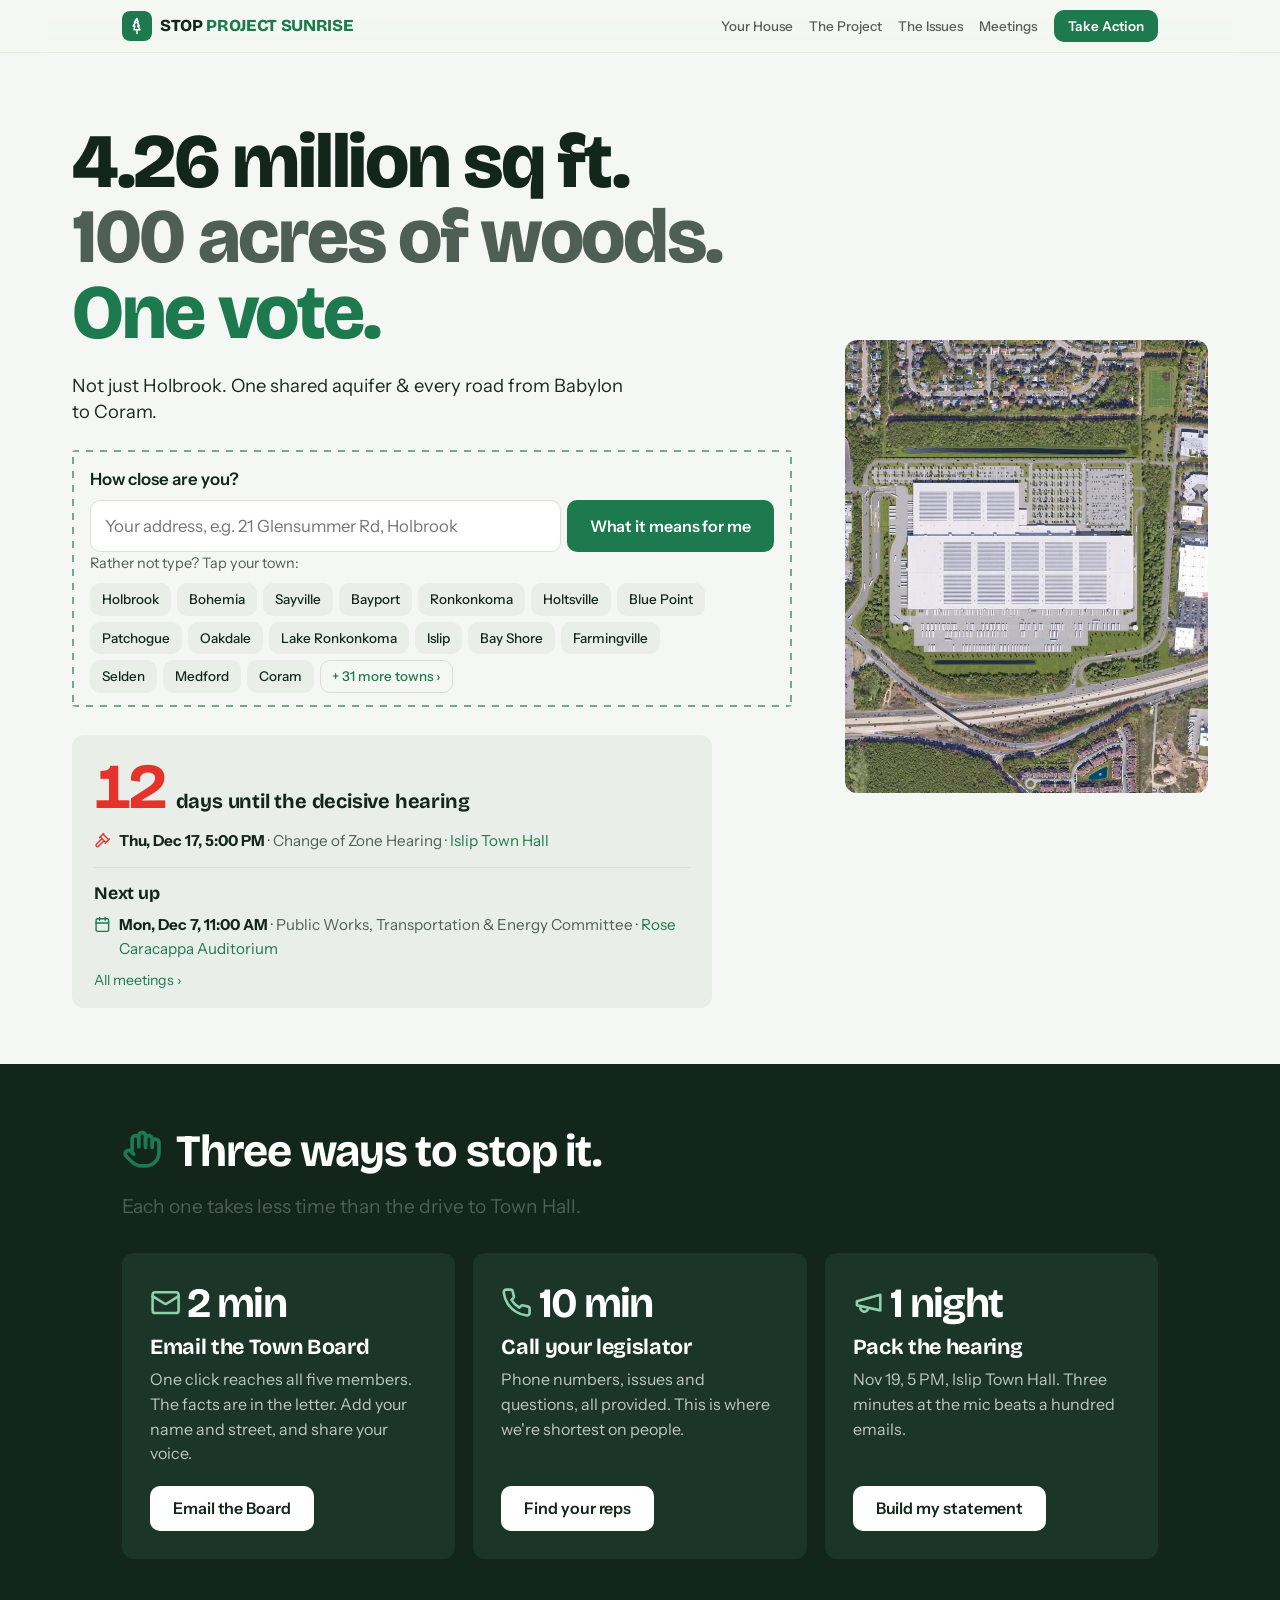
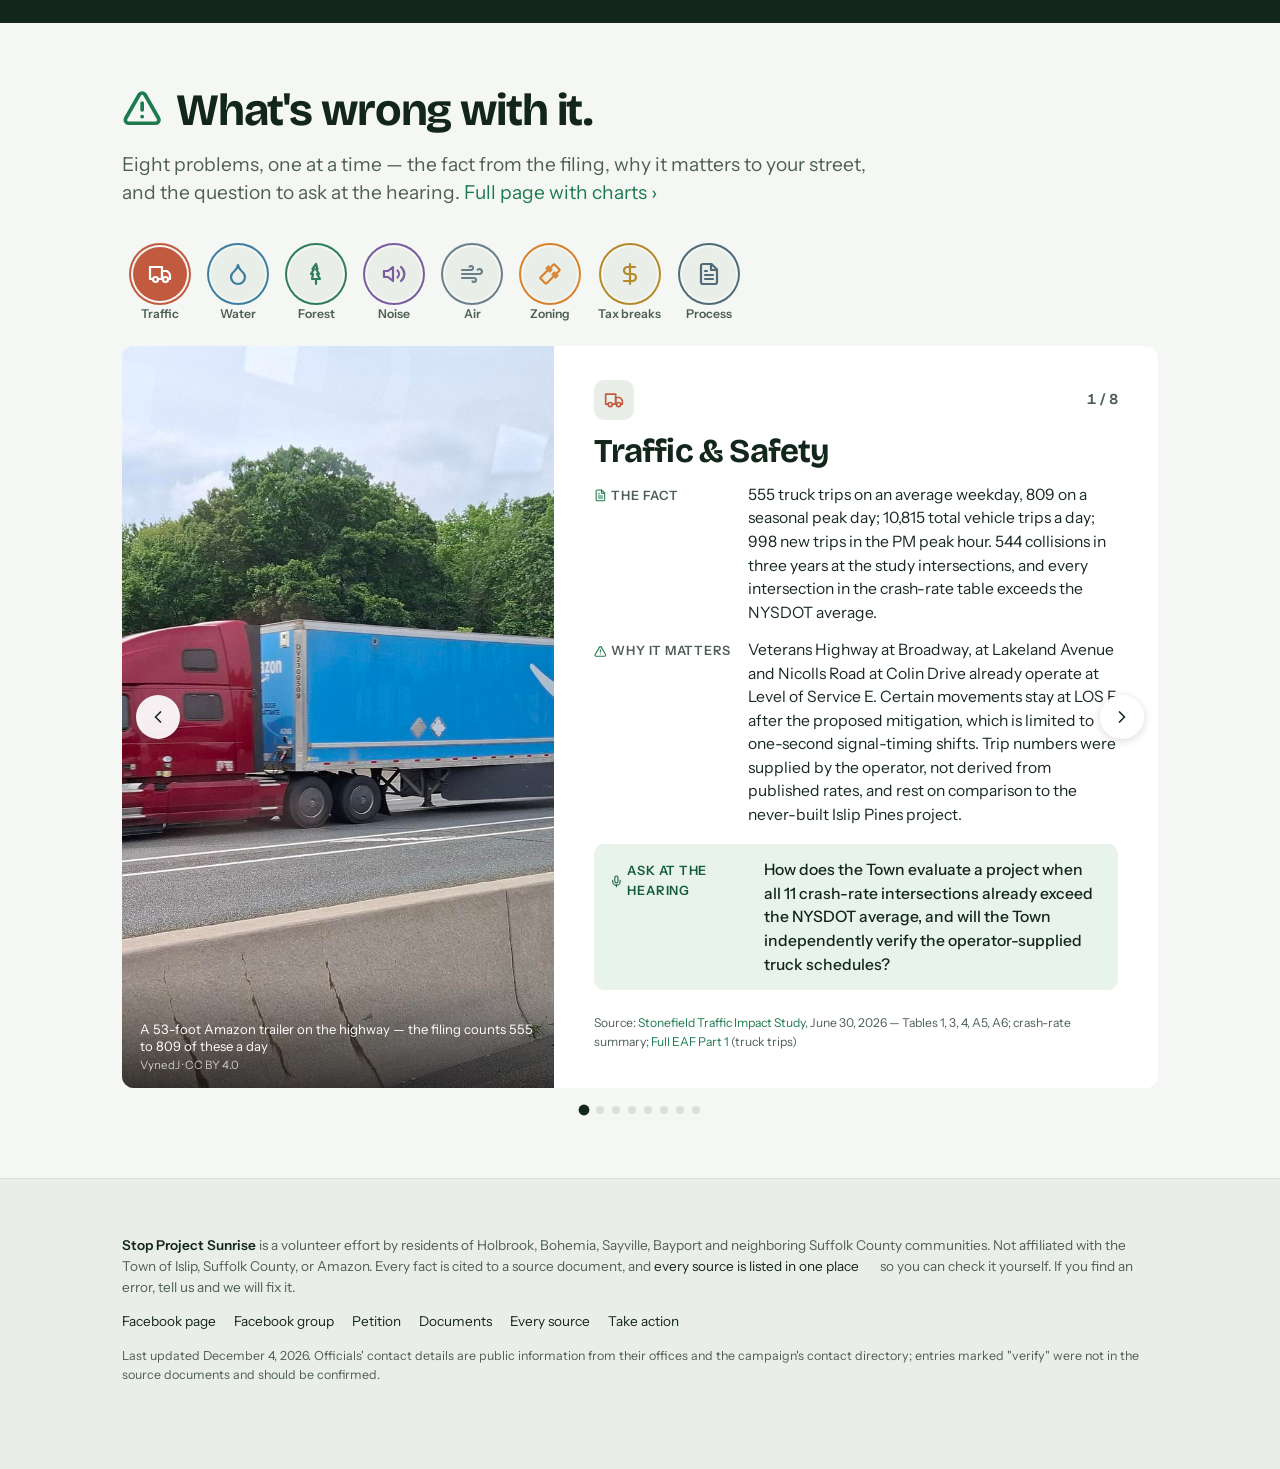
<file: index.html>
<!doctype html>
<html lang="en">
<head>
<meta charset="utf-8">
<meta name="viewport" content="width=device-width, initial-scale=1">
<meta name="color-scheme" content="light only">
<meta name="theme-color" content="#1d7a4f">
<title>Stop Project Sunrise — No 4.26M sq ft Amazon warehouse in Holbrook</title>
<meta name="description" content="Amazon's Project Sunrise would clear 100 acres of woods at Sunrise Highway and Veterans Memorial Highway for a 4.26 million square foot, 24/7 warehouse over the Suffolk County aquifer. It needs a zoning change and a tax break. Neither has been granted.">
<link rel="icon" href="data:image/svg+xml,<svg xmlns='http://www.w3.org/2000/svg' viewBox='0 0 100 100'><rect width='100' height='100' rx='18' fill='%231f7a3d'/><text x='50' y='68' font-size='58' text-anchor='middle' fill='white' font-family='Arial' font-weight='bold'>S</text></svg>">
<link rel="stylesheet" href="https://fonts.googleapis.com/css2?family=Bricolage+Grotesque:opsz,wght@12..96,500;12..96,600;12..96,700;12..96,800&family=Instrument+Sans:ital,wght@0,400;0,500;0,600;0,700;1,400&display=swap">
<link rel="stylesheet" href="css/style.css">
</head>
<body>

<div id="site-nav"></div>

<header class="hero">
  <div class="wrap">
    <div>
    <h1><span class="line">4.26 million sq ft.</span><span class="line dim">100 acres of woods.</span><span class="line hot">One vote.</span></h1>
    <p class="hero-line">Not just Holbrook. One shared aquifer &amp; every road from Babylon to Coram.</p>
    <form class="house-form ants" action="house.html" method="get">
      <label for="home-addr" class="lab">How close are you?</label>
      <div class="addr-row"><input id="home-addr" name="q" type="text" placeholder="Your address, e.g. 21 Glensummer Rd, Holbrook" autocomplete="street-address"><button class="btn" type="submit">What it means for me</button></div>
      <div class="small muted">Rather not type? Tap your town:</div>
      <div class="chips" id="town-chips"></div>
    </form>
    <div class="side"><div class="countdown" id="countdown"></div><div class="next-up"></div></div>
    </div>
    <div class="hero-picture"><div class="photo" data-photo="site-overlay" data-caption="The proposed footprint drawn over today's aerial — Vets Highway left, Sunrise Highway bottom, homes right"></div></div>
  </div>
</header>

<section class="block do-strip step" id="act">
  <div class="wrap">
    <h2><i data-icon="hand"></i>Three ways to stop it.</h2>
    <p class="lede">Each one takes less time than the drive to Town Hall.</p>
    <div class="grid cols-3">
      <div class="lane"><div class="t"><i data-icon="mail"></i>2 min</div><h3>Email the Town Board</h3><p>One click reaches all five members. The facts are in the letter. Add your name and street, and share your voice.</p><a class="btn yellow" href="act.html#officials">Email the Board</a></div>
      <div class="lane"><div class="t"><i data-icon="phone"></i>10 min</div><h3>Call your legislator</h3><p>Phone numbers, issues and questions, all provided. This is where we're shortest on people.</p><a class="btn yellow" href="act.html#where">Find your reps</a></div>
      <div class="lane"><div class="t"><i data-icon="megaphone"></i>1 night</div><h3>Pack the hearing</h3><p>Nov 19, 5 PM, Islip Town Hall. Three minutes at the mic beats a hundred emails.</p><a class="btn yellow" href="act.html#testimony">Build my statement</a></div>
    </div>
  </div>
</section>


<section class="block step" id="issues">
  <div class="wrap">
    <h2><i data-icon="alert"></i>What's wrong with it.</h2>
    <p class="lede">Eight problems, one at a time — the fact from the filing, why it matters to your street, and the question to ask at the hearing. <a href="issues.html">Full page with charts ›</a></p>
    <div id="issue-slides" aria-roledescription="carousel" aria-label="The issues"></div>
  </div>
</section>




<div id="site-footer"></div>
<script src="data/facts.js"></script>
<script src="data/photos-local.js"></script>
<script src="data/photos.js"></script>
<script src="data/issues.js"></script>
<script src="data/districts.js"></script>
<script src="data/corridors.js"></script>
<script src="data/events.js"></script>
<script src="js/calendar.js"></script>
<script src="js/icons.js"></script>
<script src="js/sources.js"></script>
<script src="js/app.js"></script>
</body>
</html>
</file>
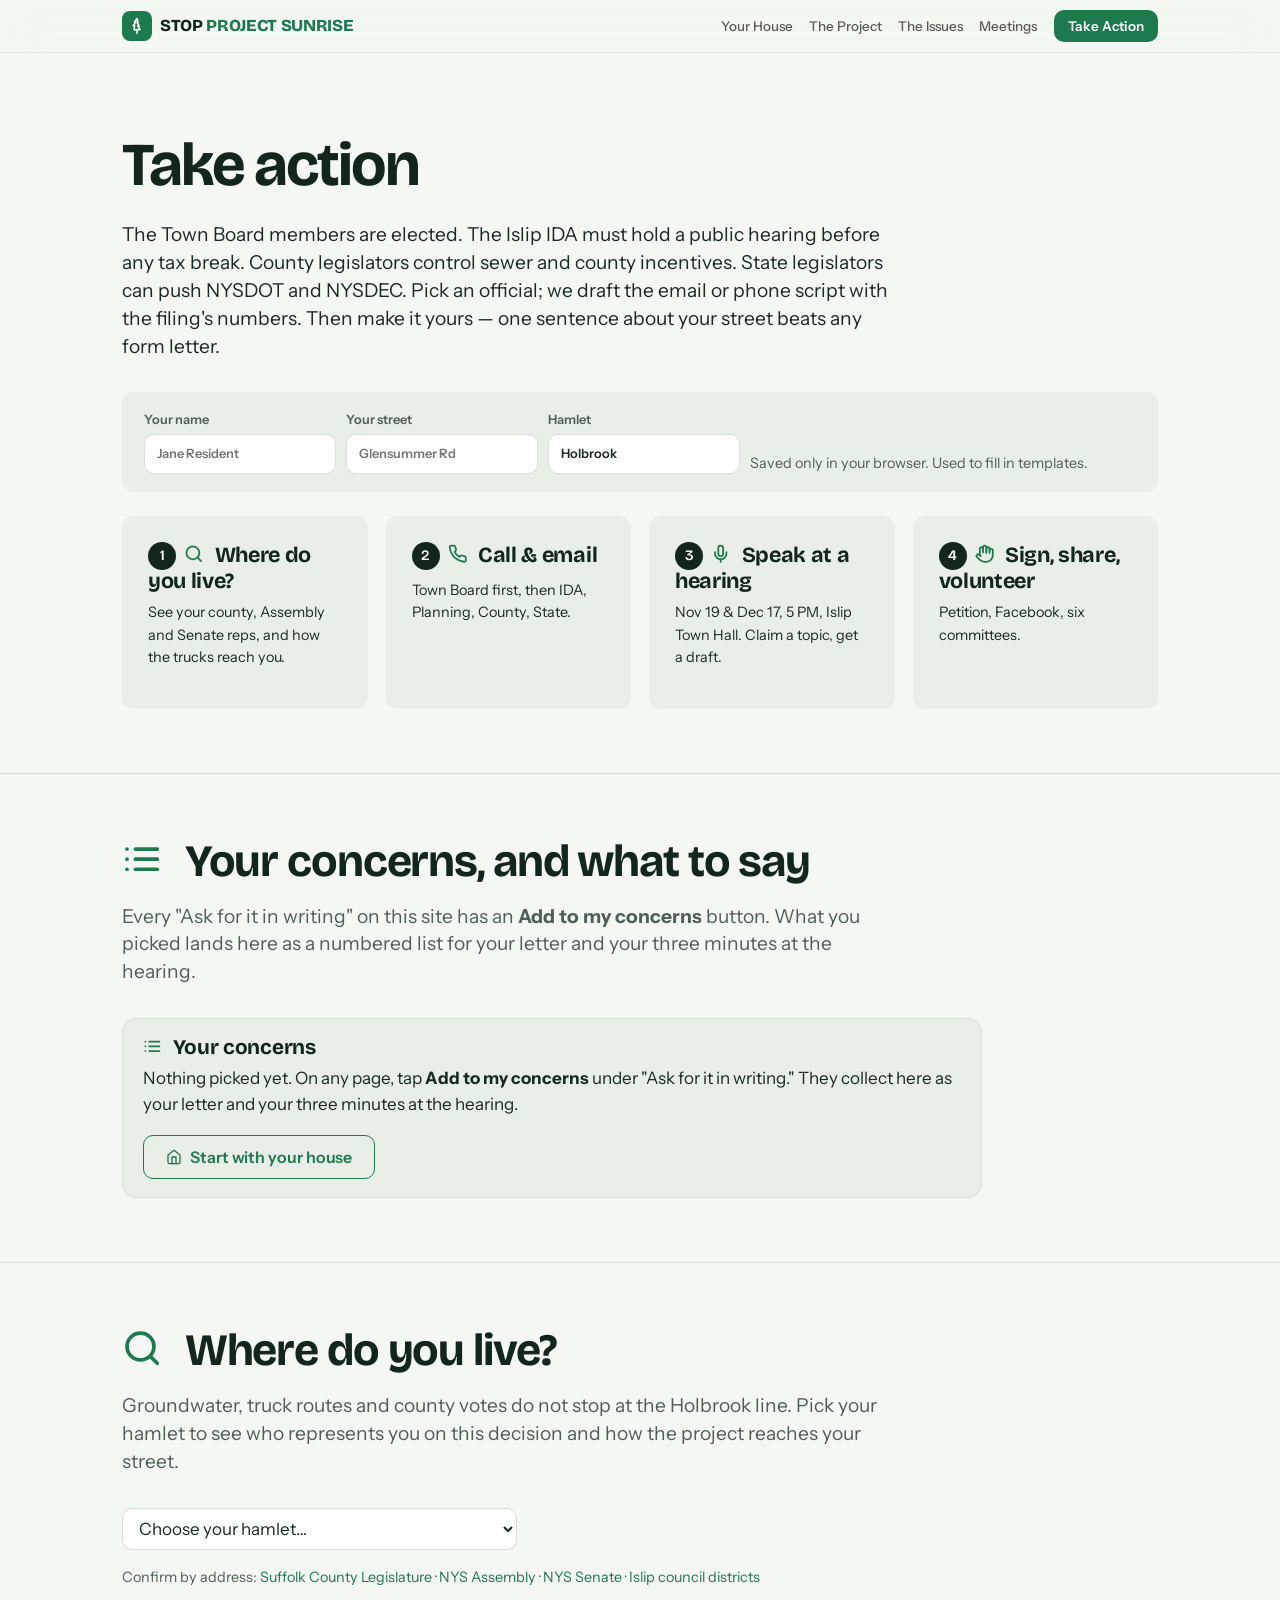
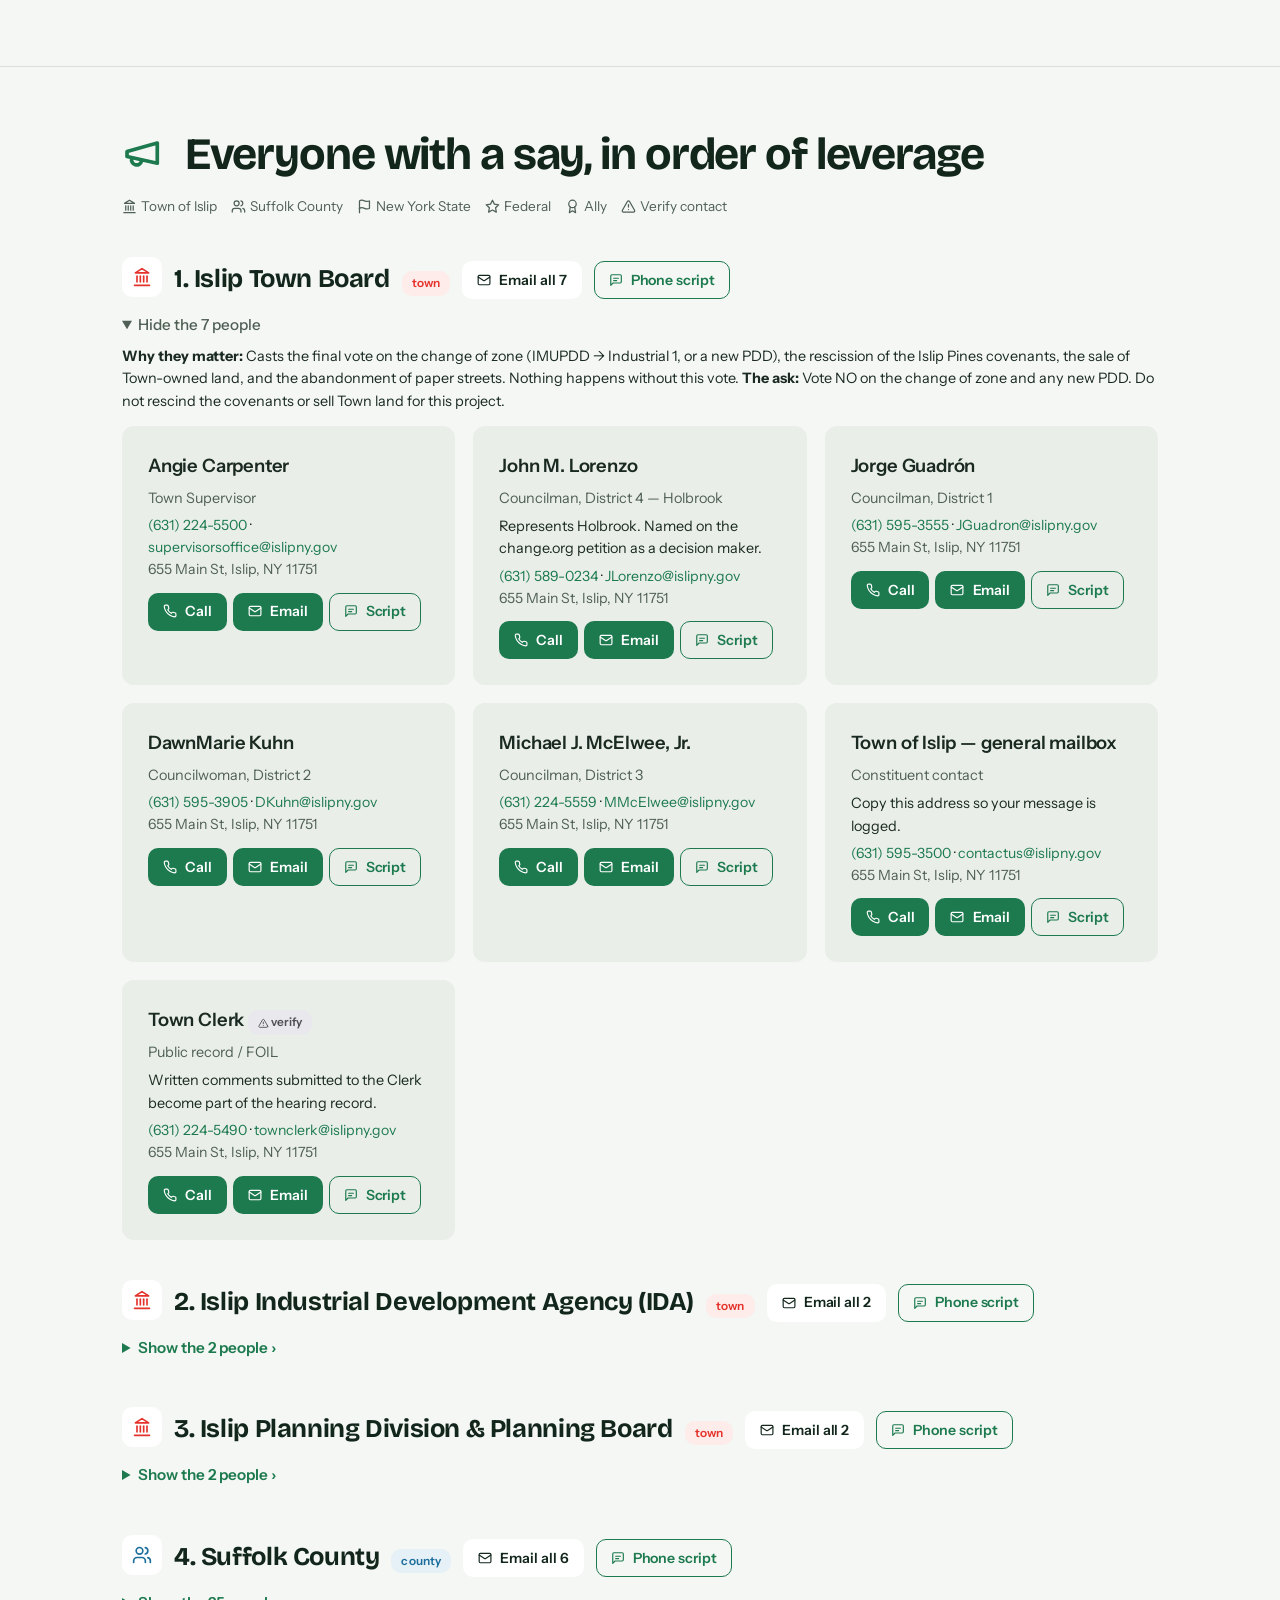
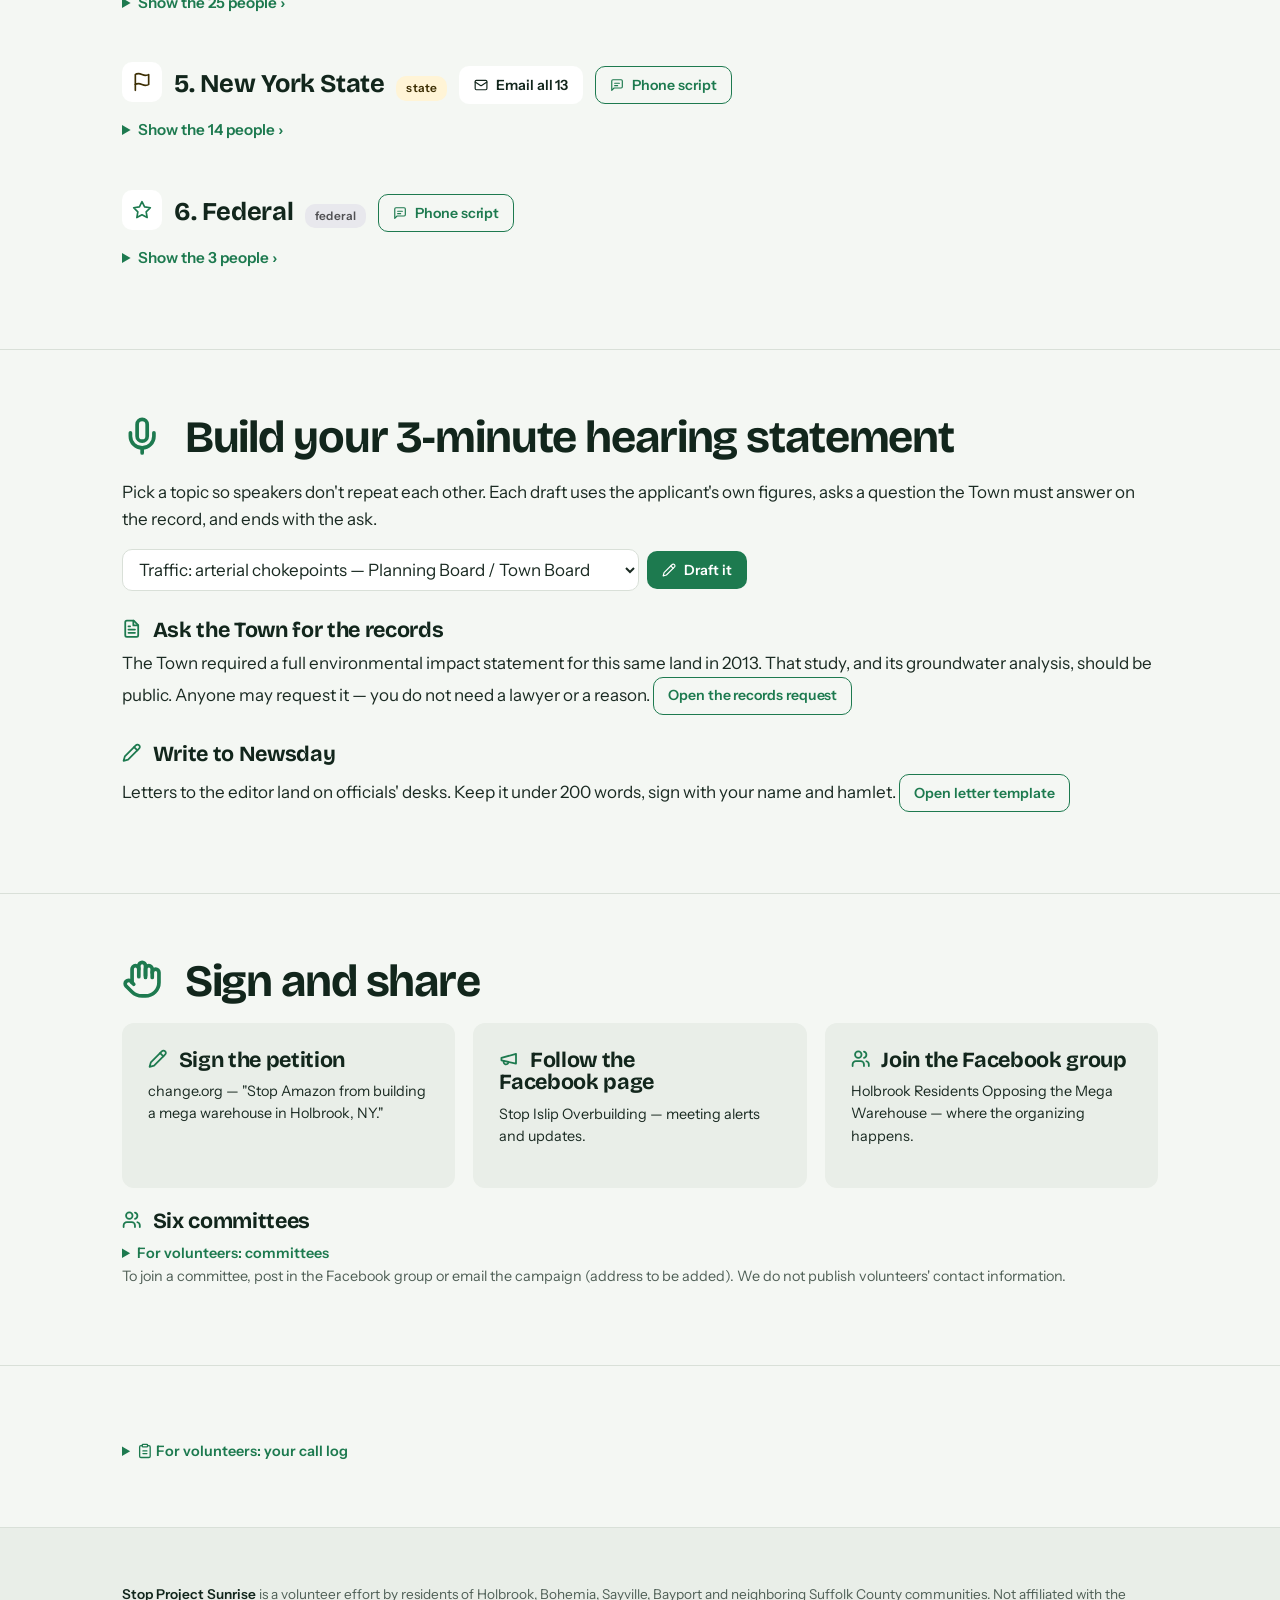
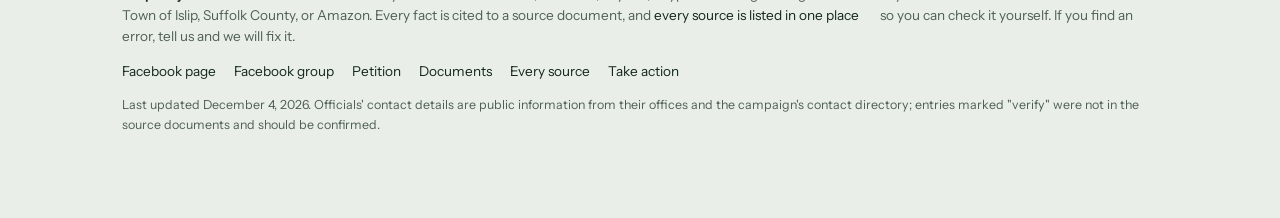
<file: act.html>
<!doctype html>
<html lang="en">
<head>
<meta charset="utf-8">
<meta name="viewport" content="width=device-width, initial-scale=1">
<meta name="color-scheme" content="light only">
<meta name="theme-color" content="#2f7d5a">
<title>Take Action — Stop Project Sunrise</title>
<meta name="description" content="Find your officials, get a filled-in email and phone script, build a 3-minute hearing statement, and log your calls. Town of Islip, Suffolk County, New York State.">
<link rel="icon" href="data:image/svg+xml,<svg xmlns='http://www.w3.org/2000/svg' viewBox='0 0 100 100'><rect width='100' height='100' rx='18' fill='%231f7a3d'/><text x='50' y='68' font-size='58' text-anchor='middle' fill='white' font-family='Arial' font-weight='bold'>S</text></svg>">
<link rel="stylesheet" href="https://fonts.googleapis.com/css2?family=Bricolage+Grotesque:opsz,wght@12..96,500;12..96,600;12..96,700;12..96,800&family=Instrument+Sans:ital,wght@0,400;0,500;0,600;0,700;1,400&display=swap">
<link rel="stylesheet" href="css/style.css">
</head>
<body>
<div id="site-nav"></div>

<section class="block" style="border-top:0">
  <div class="wrap">
    <h2>Take action</h2>
    <p class="lede">The Town Board members are elected. The Islip IDA must hold a public hearing before any tax break. County legislators control sewer and county incentives. State legislators can push NYSDOT and NYSDEC. Pick an official; we draft the email or phone script with the filing's numbers. Then make it yours — one sentence about your street beats any form letter.</p>

    <div class="you-box">
      <div class="form">
        <label>Your name <input type="text" id="you-name" placeholder="Jane Resident"></label>
        <label>Your street <input type="text" id="you-street" placeholder="Glensummer Rd"></label>
        <label>Hamlet <input type="text" id="you-town" placeholder="Holbrook" value="Holbrook"></label>
        <span class="small muted">Saved only in your browser. Used to fill in templates.</span>
      </div>
    </div>

    <div class="grid cols-4">
      <a class="card ok" href="#where" style="text-decoration:none;color:inherit"><h3><span class="step-num">1</span><i data-icon="search"></i> Where do you live?</h3><p class="small">See your county, Assembly and Senate reps, and how the trucks reach you.</p></a>
      <a class="card ok" href="#officials" style="text-decoration:none;color:inherit"><h3><span class="step-num">2</span><i data-icon="phone"></i> Call &amp; email</h3><p class="small">Town Board first, then IDA, Planning, County, State.</p></a>
      <a class="card ok" href="#testimony" style="text-decoration:none;color:inherit"><h3><span class="step-num">3</span><i data-icon="mic"></i> Speak at a hearing</h3><p class="small">Nov 19 &amp; Dec 17, 5 PM, Islip Town Hall. Claim a topic, get a draft.</p></a>
      <a class="card ok" href="#volunteer" style="text-decoration:none;color:inherit"><h3><span class="step-num">4</span><i data-icon="hand"></i> Sign, share, volunteer</h3><p class="small">Petition, Facebook, six committees.</p></a>
    </div>
  </div>
</section>

<section class="block" id="concerns">
  <div class="wrap">
    <h2><i data-icon="list"></i> Your concerns, and what to say</h2>
    <p class="lede">Every "Ask for it in writing" on this site has an <strong>Add to my concerns</strong> button. What you picked lands here as a numbered list for your letter and your three minutes at the hearing.</p>
    <div id="concerns-host"></div>
  </div>
</section>

<section class="block" id="where">
  <div class="wrap">
    <h2><i data-icon="search"></i> Where do you live?</h2>
    <p class="lede">Groundwater, truck routes and county votes do not stop at the Holbrook line. Pick your hamlet to see who represents you on this decision and how the project reaches your street.</p>
    <div class="cal-controls">
      <select id="hamlet-select"><option value="">Choose your hamlet…</option></select>
      <span class="small muted" id="hamlet-note"></span>
    </div>
    <div id="hamlet-result"></div>
    <p class="small muted" id="hamlet-lookups"></p>
  </div>
</section>

<section class="block" id="officials-section">
  <div class="wrap">
    <h2 id="officials-heading"><i data-icon="megaphone"></i> Everyone with a say, in order of leverage</h2>
    <div class="legend-icons"><span><i data-icon="landmark"></i> Town of Islip</span><span><i data-icon="users"></i> Suffolk County</span><span><i data-icon="flag"></i> New York State</span><span><i data-icon="star"></i> Federal</span><span><i data-icon="award"></i> Ally</span><span><i data-icon="alert"></i> Verify contact</span></div>
    <div id="officials"></div>
  </div>
</section>

<section class="block" id="testimony">
  <div class="wrap">
    <h2><i data-icon="mic"></i> Build your 3‑minute hearing statement</h2>
    <p>Pick a topic so speakers don't repeat each other. Each draft uses the applicant's own figures, asks a question the Town must answer on the record, and ends with the ask.</p>
    <div class="cal-controls">
      <select id="testimony-topic"></select>
      <button class="btn sm" id="testimony-open"><i data-icon="pen"></i> Draft it</button>
    </div>
    <h3 style="margin-top:28px"><i data-icon="file"></i> Ask the Town for the records</h3>
    <p>The Town required a full environmental impact statement for this same land in 2013. That study, and its groundwater analysis, should be public. Anyone may request it — you do not need a lawyer or a reason. <button class="btn sm secondary" id="foil-open">Open the records request</button></p>
    <h3 style="margin-top:28px"><i data-icon="pen"></i> Write to Newsday</h3>
    <p>Letters to the editor land on officials' desks. Keep it under 200 words, sign with your name and hamlet. <button class="btn sm secondary" id="newsday-open">Open letter template</button></p>
  </div>
</section>

<section class="block" id="volunteer">
  <div class="wrap">
    <h2><i data-icon="hand"></i> Sign and share</h2>
    <div class="grid cols-3" style="margin-bottom:22px">
      <a class="card" href="https://www.change.org/p/stop-amazon-from-building-a-mega-warehouse-in-holbrook-ny" target="_blank" rel="noopener" style="text-decoration:none;color:inherit"><h3><i data-icon="pen"></i> Sign the petition</h3><p class="small">change.org — "Stop Amazon from building a mega warehouse in Holbrook, NY."</p></a>
      <a class="card" href="https://www.facebook.com/STOPISLIPOVERBUILDING" target="_blank" rel="noopener" style="text-decoration:none;color:inherit"><h3><i data-icon="megaphone"></i> Follow the Facebook page</h3><p class="small">Stop Islip Overbuilding — meeting alerts and updates.</p></a>
      <a class="card" href="https://www.facebook.com/search/groups/?q=Holbrook%20Residents%20Opposing%20the%20Mega%20Warehouse" target="_blank" rel="noopener" style="text-decoration:none;color:inherit"><h3><i data-icon="users"></i> Join the Facebook group</h3><p class="small">Holbrook Residents Opposing the Mega Warehouse — where the organizing happens.</p></a>
    </div>
    <h3><i data-icon="users"></i> Six committees</h3>
    <details class="how" id="volunteer-more"><summary>For volunteers: committees</summary><div class="grid cols-3" id="committees" style="margin-top:12px"></div></details>
    <p class="small muted">To join a committee, post in the Facebook group or email the campaign (address to be added). We do not publish volunteers' contact information.</p>
  </div>
</section>

<section class="block" id="log">
  <div class="wrap">
    <details class="how"><summary><i data-icon="clipboard"></i> For volunteers: your call log</summary>
    <p class="small">Track who you contacted. Stored only in your browser; export to share with the committee.</p>
    <div class="cal-controls">
      <select id="log-official"></select>
      <select id="log-method"><option>Phone</option><option>Email</option><option>In person</option></select>
      <input type="text" id="log-note" placeholder="Who answered / what they said">
      <button class="btn sm" id="log-add"><i data-icon="check"></i> Add</button>
      <button class="btn sm secondary" id="log-export"><i data-icon="download"></i> Export CSV</button>
    </div>
    <div class="tbl-wrap"><table class="tbl" id="log-table"></table></div>
  </details>
  </div>
</section>

<div id="site-footer"></div>
<script src="data/facts.js"></script>
<script src="data/photos-local.js"></script>
<script src="data/photos.js"></script>
<script src="data/officials.js"></script>
<script src="data/templates.js"></script>
<script src="data/events.js"></script>
<script src="data/corridors.js"></script>
<script src="data/districts.js"></script>
<script src="data/asks.js"></script>
<script src="js/calendar.js"></script>
<script src="js/contact.js"></script>
<script src="js/locate.js"></script>
<script src="js/icons.js"></script>
<script src="js/sources.js"></script>
<script src="js/app.js"></script>
<script src="js/concerns.js"></script>
</body>
</html>
</file>
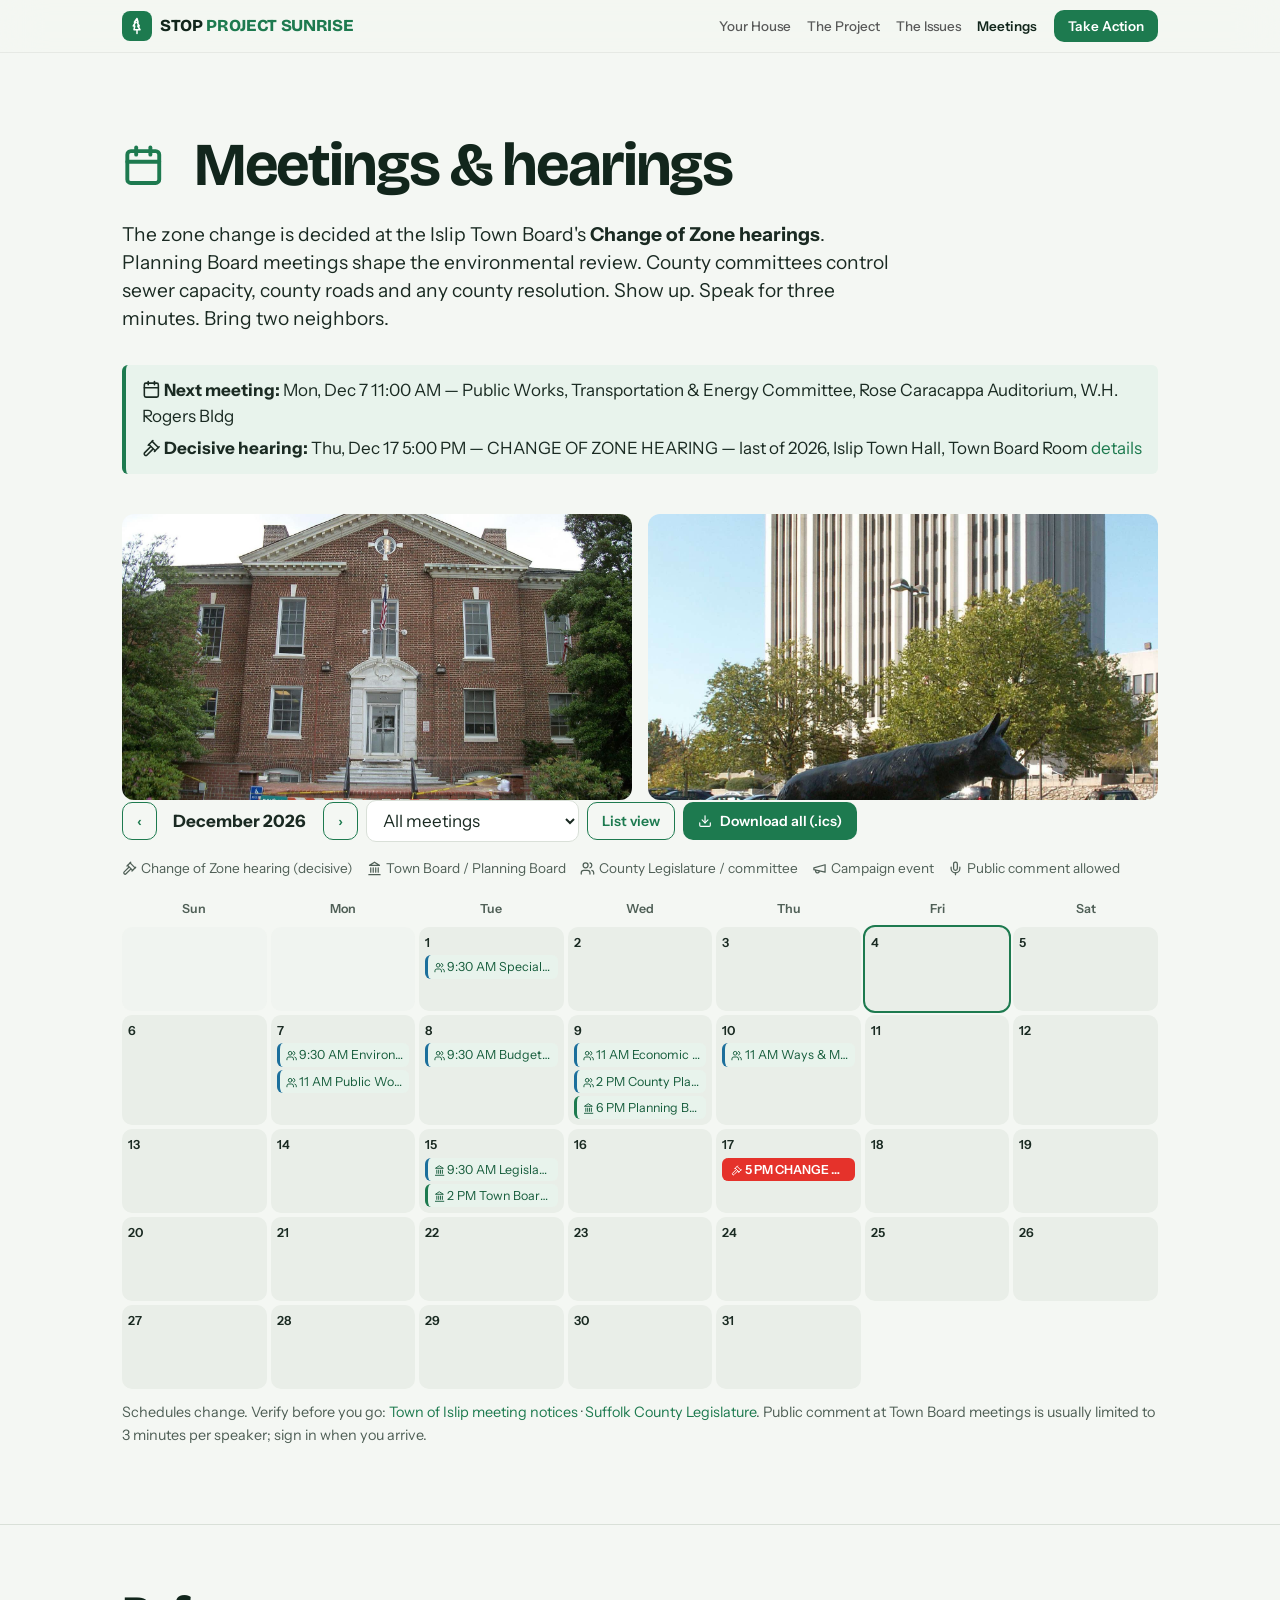
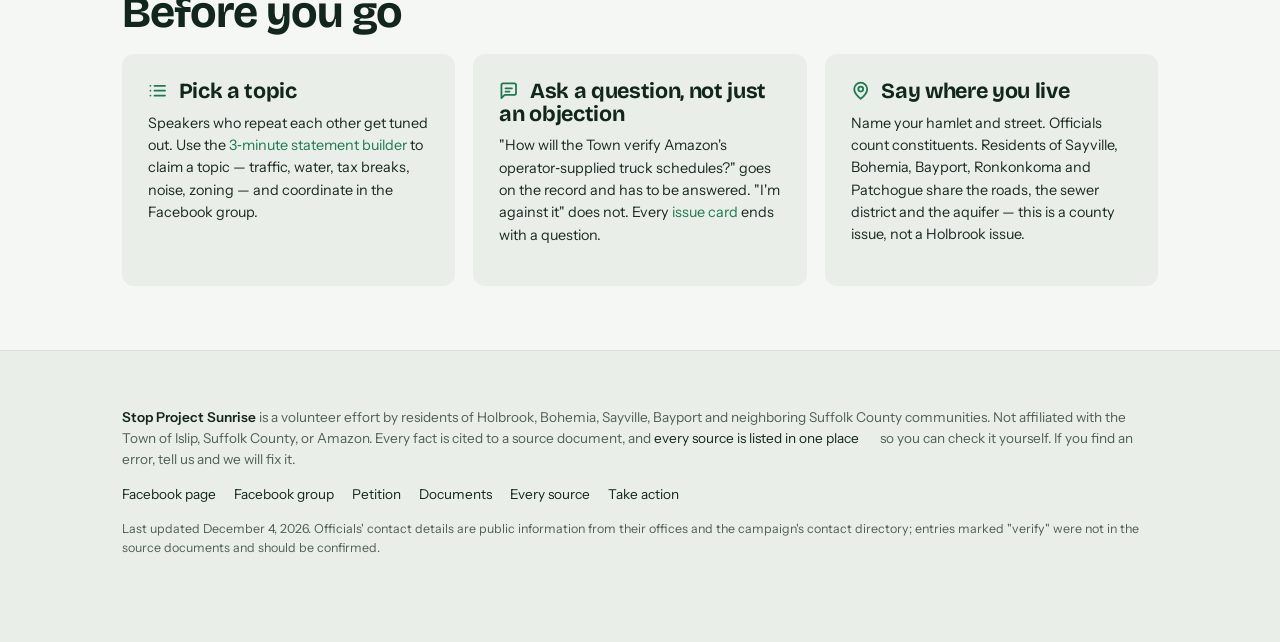
<file: calendar.html>
<!doctype html>
<html lang="en">
<head>
<meta charset="utf-8">
<meta name="viewport" content="width=device-width, initial-scale=1">
<meta name="color-scheme" content="light only">
<meta name="theme-color" content="#2f7d5a">
<title>Meetings — Stop Project Sunrise</title>
<meta name="description" content="Every Town of Islip and Suffolk County meeting where Project Sunrise can be decided or challenged, with what to say and calendar links.">
<link rel="icon" href="data:image/svg+xml,<svg xmlns='http://www.w3.org/2000/svg' viewBox='0 0 100 100'><rect width='100' height='100' rx='18' fill='%231f7a3d'/><text x='50' y='68' font-size='58' text-anchor='middle' fill='white' font-family='Arial' font-weight='bold'>S</text></svg>">
<link rel="stylesheet" href="https://fonts.googleapis.com/css2?family=Bricolage+Grotesque:opsz,wght@12..96,500;12..96,600;12..96,700;12..96,800&family=Instrument+Sans:ital,wght@0,400;0,500;0,600;0,700;1,400&display=swap">
<link rel="stylesheet" href="css/style.css">
</head>
<body>
<div id="site-nav"></div>

<section class="block" style="border-top:0">
  <div class="wrap">
    <h2><i data-icon="calendar"></i> Meetings &amp; hearings</h2>
    <p class="lede">The zone change is decided at the Islip Town Board's <strong>Change of Zone hearings</strong>. Planning Board meetings shape the environmental review. County committees control sewer capacity, county roads and any county resolution. Show up. Speak for three minutes. Bring two neighbors.</p>
    <div class="next-up" style="background:var(--green-light);border-left:4px solid var(--green);padding:12px 16px;border-radius:6px;margin-bottom:18px"></div>
    <div class="photo-strip">
      <div class="photo wide" data-photo="islip-town-hall" data-caption="Islip Town Hall, 655 Main Street, Islip — Town Board and Change of Zone hearings"></div>
      <div class="photo wide" data-photo="rogers-bldg" data-caption="William H. Rogers Building, 725 Veterans Memorial Hwy, Smithtown — Suffolk County Legislature and committees"></div>
      <div class="photo wide" data-photo="dennison-bldg" data-caption="H. Lee Dennison Building, 100 Veterans Memorial Hwy, Hauppauge — Suffolk County Planning Commission (location varies)"></div>
    </div>
    <div class="cal-controls">
      <button class="btn sm secondary" id="cal-prev">‹</button>
      <strong id="cal-month" style="min-width:150px;text-align:center"></strong>
      <button class="btn sm secondary" id="cal-next">›</button>
      <select id="cal-filter">
        <option value="">All meetings</option>
        <option value="town">Town of Islip</option>
        <option value="county">Suffolk County</option>
        <option value="campaign">Campaign events</option>
        <option value="speak">Where you can speak</option>
      </select>
      <button class="btn sm secondary" id="cal-view-toggle">List view</button>
      <button class="btn sm" id="cal-ics-all"><i data-icon="download"></i> Download all (.ics)</button>
    </div>
    <div class="legend-icons"><span><i data-icon="gavel"></i> Change of Zone hearing (decisive)</span><span><i data-icon="landmark"></i> Town Board / Planning Board</span><span><i data-icon="users"></i> County Legislature / committee</span><span><i data-icon="megaphone"></i> Campaign event</span><span><i data-icon="mic"></i> Public comment allowed</span></div>
    <div id="cal-grid" class="cal-grid"></div>
    <ul id="cal-list" class="ev-list" hidden></ul>
    <p class="small muted" style="margin-top:12px">Schedules change. Verify before you go: <a href="https://islipny.gov/community-and-services/documents/meeting-documents-agendas-notices-resolutions" target="_blank" rel="noopener">Town of Islip meeting notices</a> · <a href="https://www.scnylegislature.us/" target="_blank" rel="noopener">Suffolk County Legislature</a>. Public comment at Town Board meetings is usually limited to 3 minutes per speaker; sign in when you arrive.</p>
  </div>
</section>

<section class="block">
  <div class="wrap">
    <h2>Before you go</h2>
    <div class="grid cols-3">
      <div class="card"><h3><i data-icon="list"></i> Pick a topic</h3><p class="small">Speakers who repeat each other get tuned out. Use the <a href="act.html#testimony">3‑minute statement builder</a> to claim a topic — traffic, water, tax breaks, noise, zoning — and coordinate in the Facebook group.</p></div>
      <div class="card"><h3><i data-icon="script"></i> Ask a question, not just an objection</h3><p class="small">"How will the Town verify Amazon's operator‑supplied truck schedules?" goes on the record and has to be answered. "I'm against it" does not. Every <a href="issues.html">issue card</a> ends with a question.</p></div>
      <div class="card"><h3><i data-icon="pin"></i> Say where you live</h3><p class="small">Name your hamlet and street. Officials count constituents. Residents of Sayville, Bohemia, Bayport, Ronkonkoma and Patchogue share the roads, the sewer district and the aquifer — this is a county issue, not a Holbrook issue.</p></div>
    </div>
  </div>
</section>

<div id="site-footer"></div>
<script src="data/facts.js"></script>
<script src="data/photos-local.js"></script>
<script src="data/photos.js"></script>
<script src="data/events.js"></script>
<script src="data/templates.js"></script>
<script src="js/calendar.js"></script>
<script src="js/contact.js"></script>
<script src="js/icons.js"></script>
<script src="js/sources.js"></script>
<script src="js/app.js"></script>
</body>
</html>
</file>
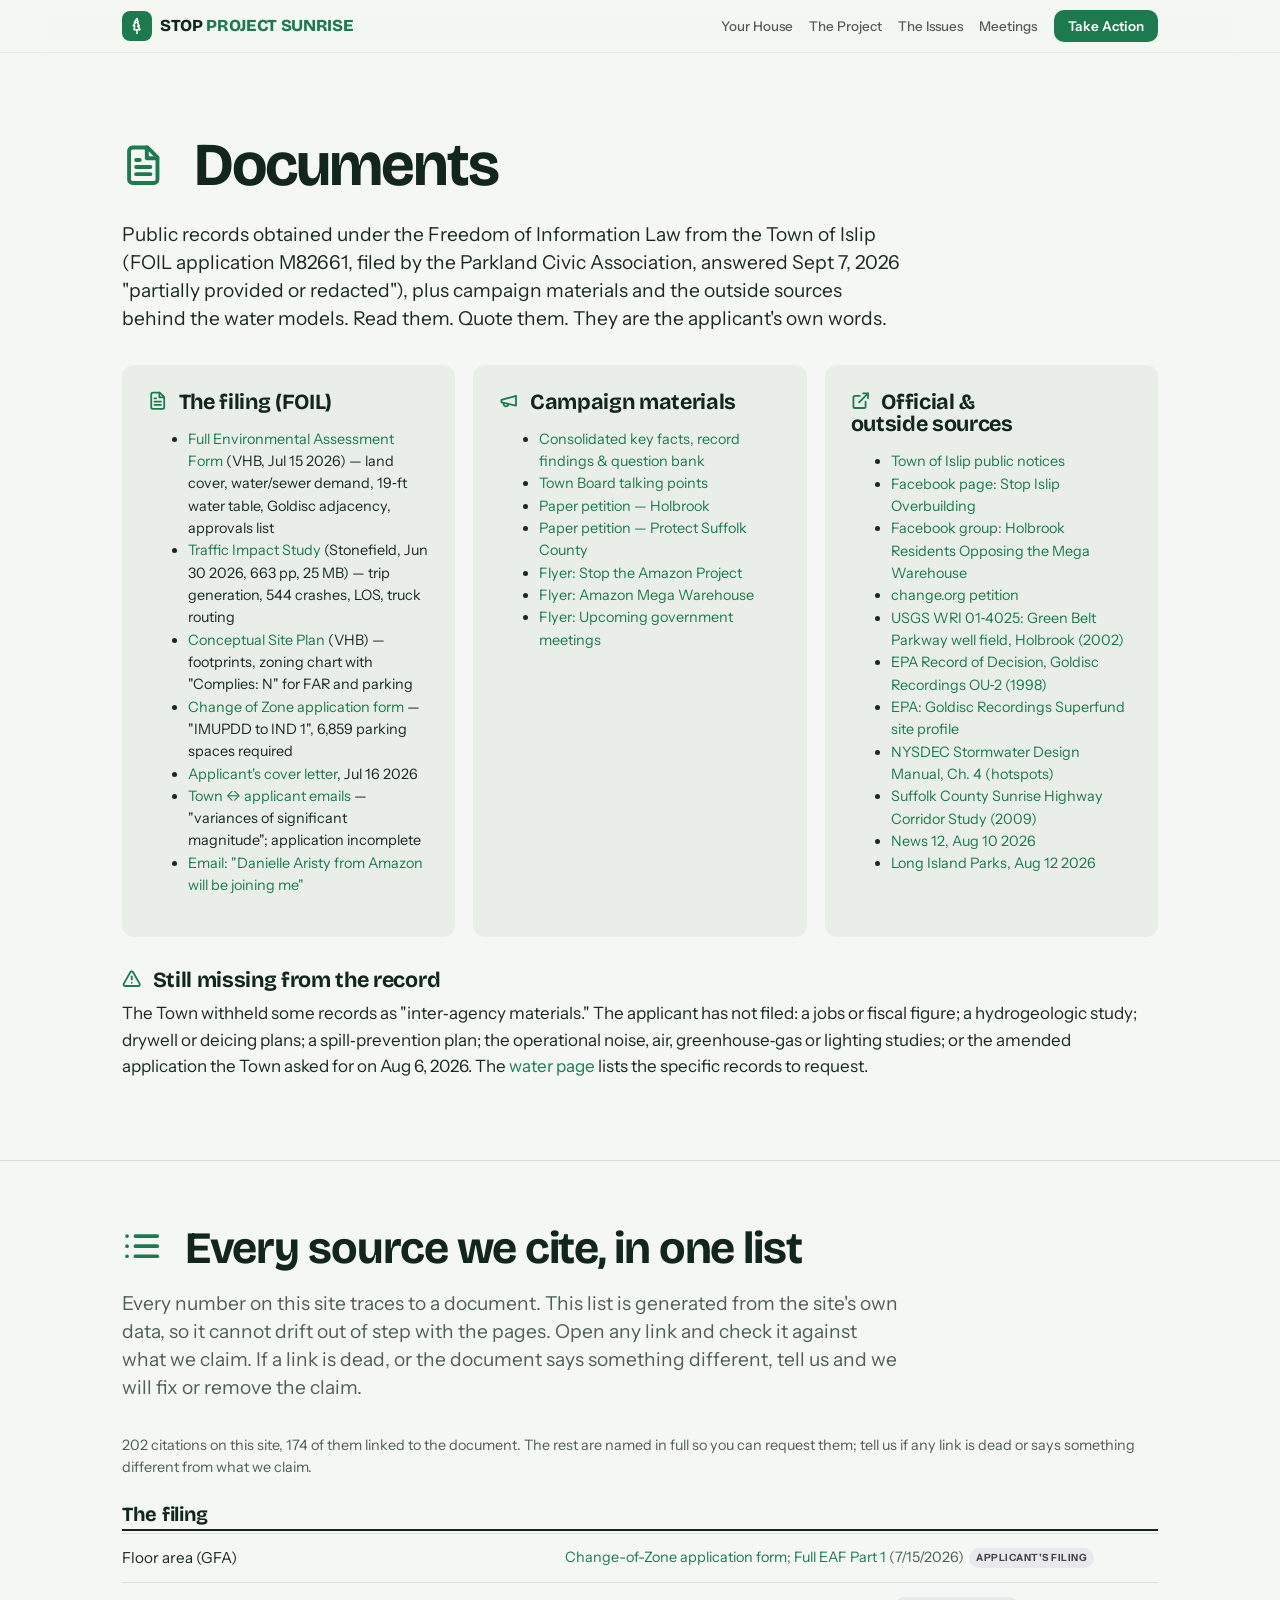
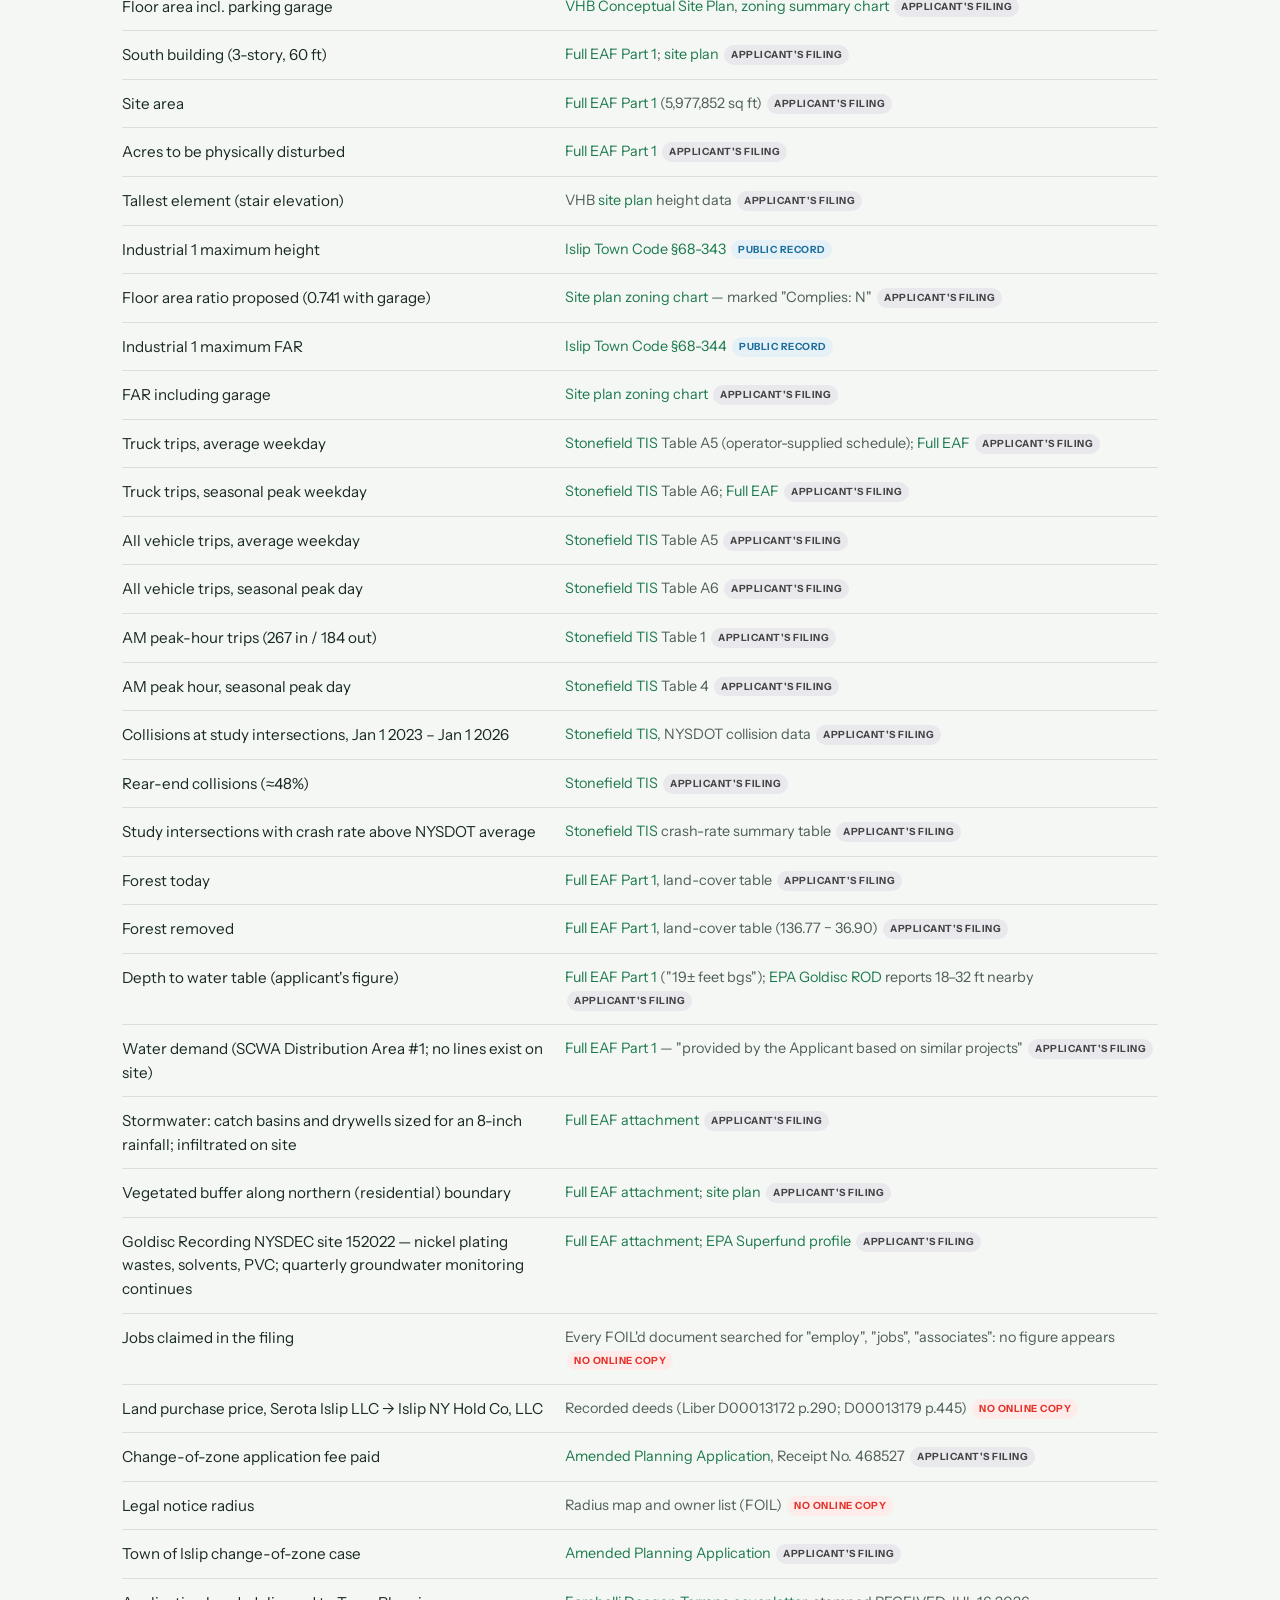
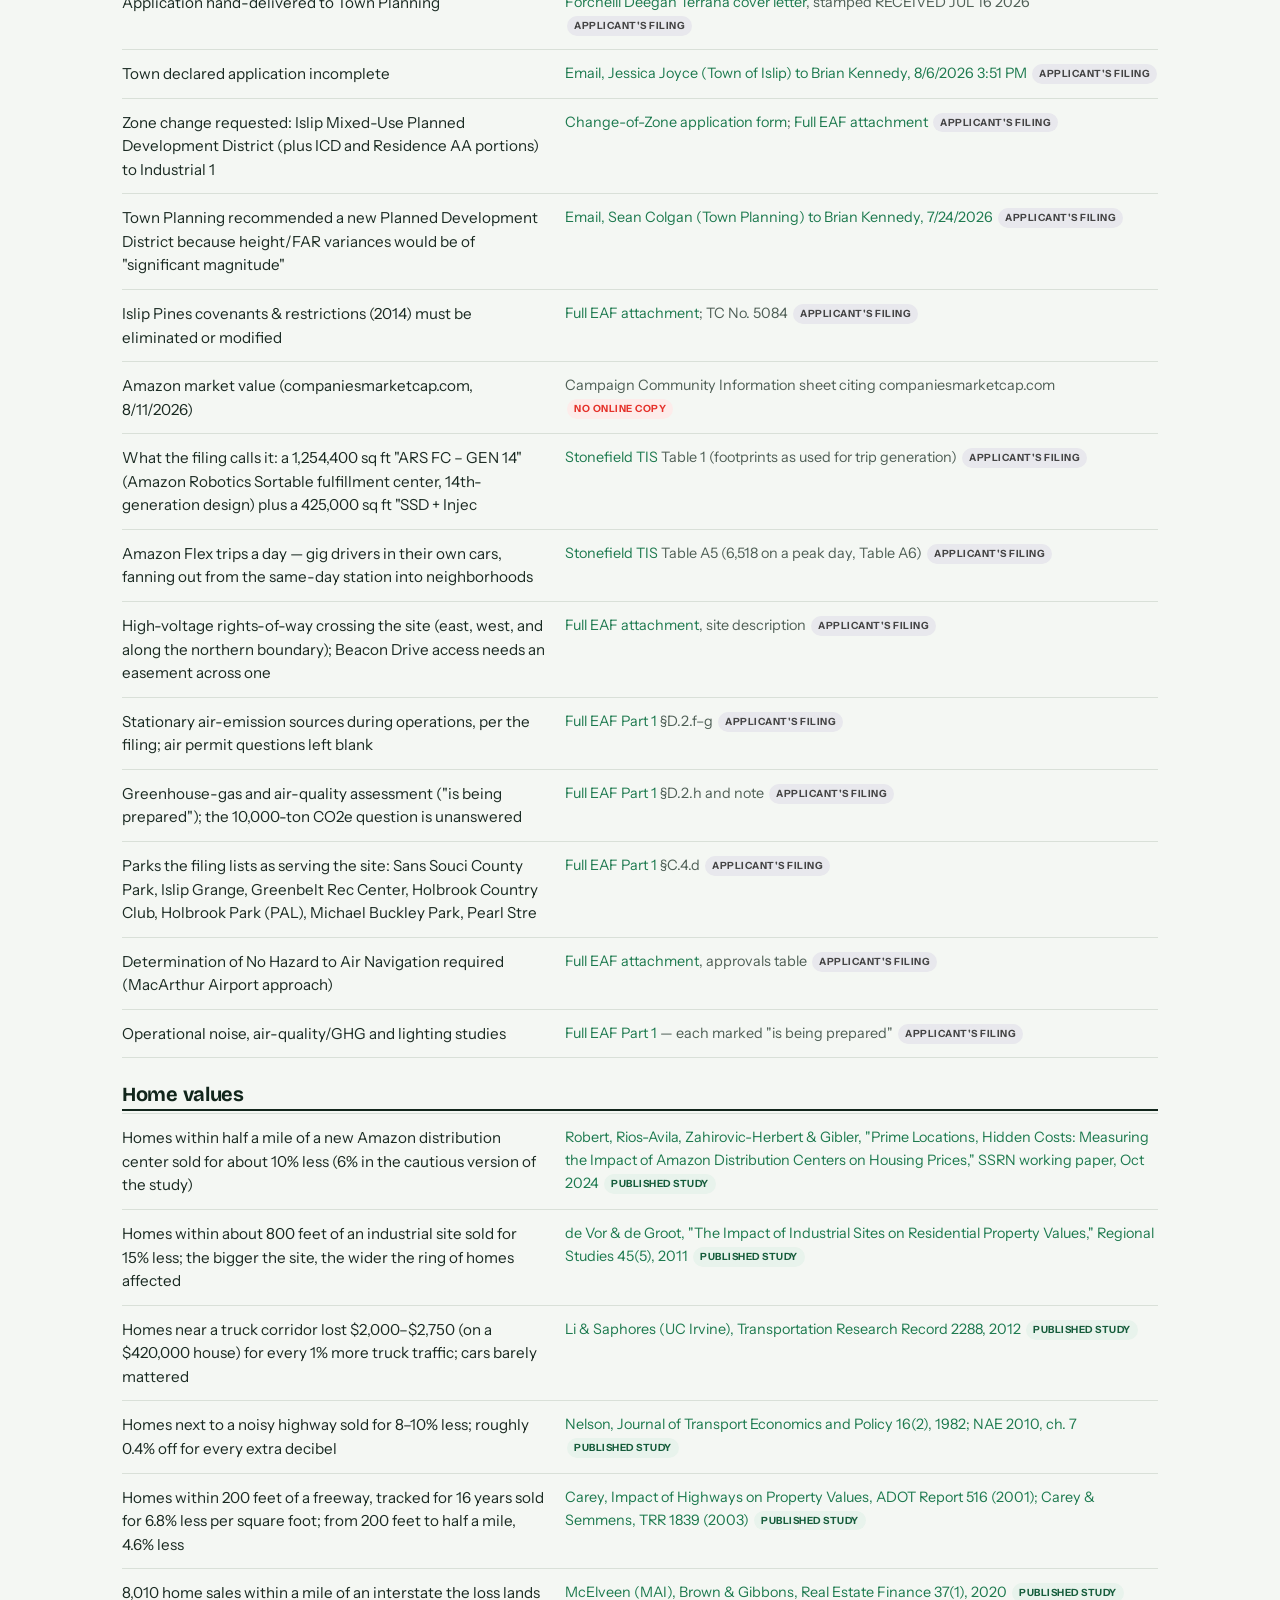
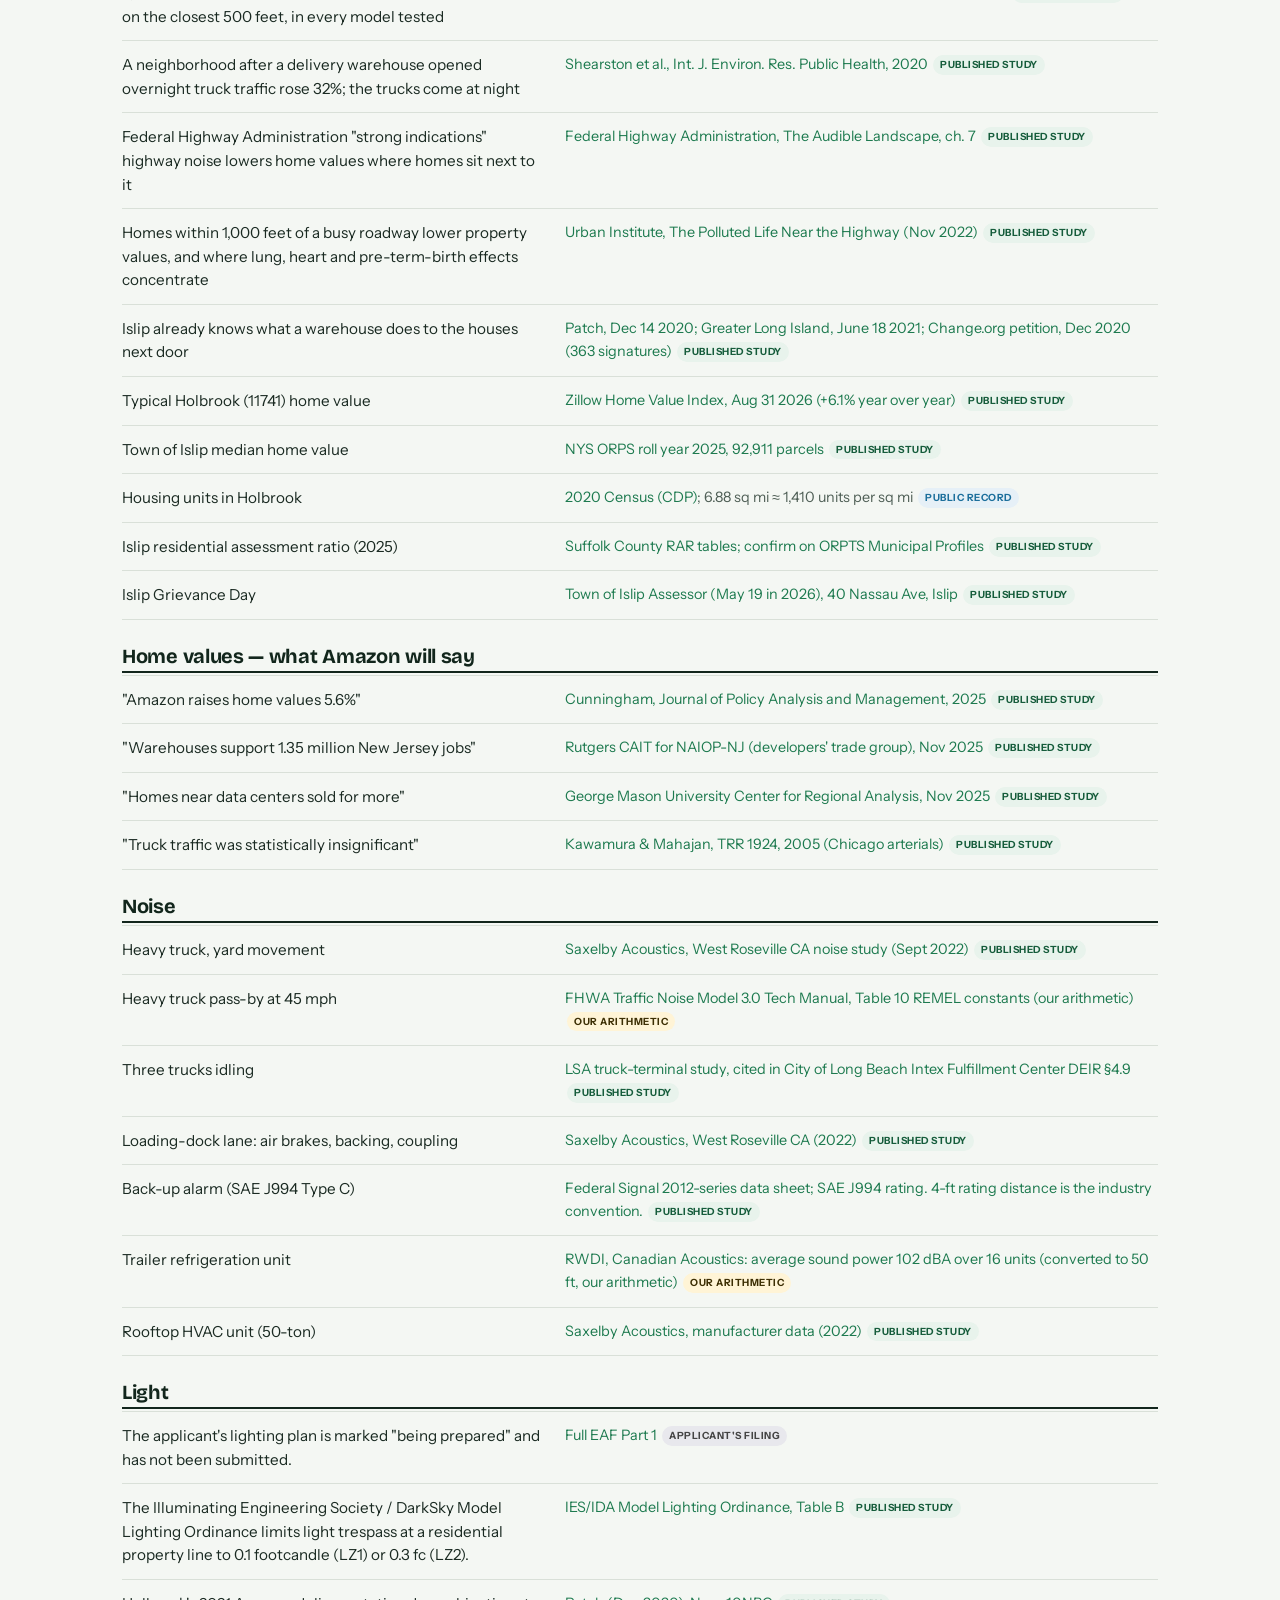
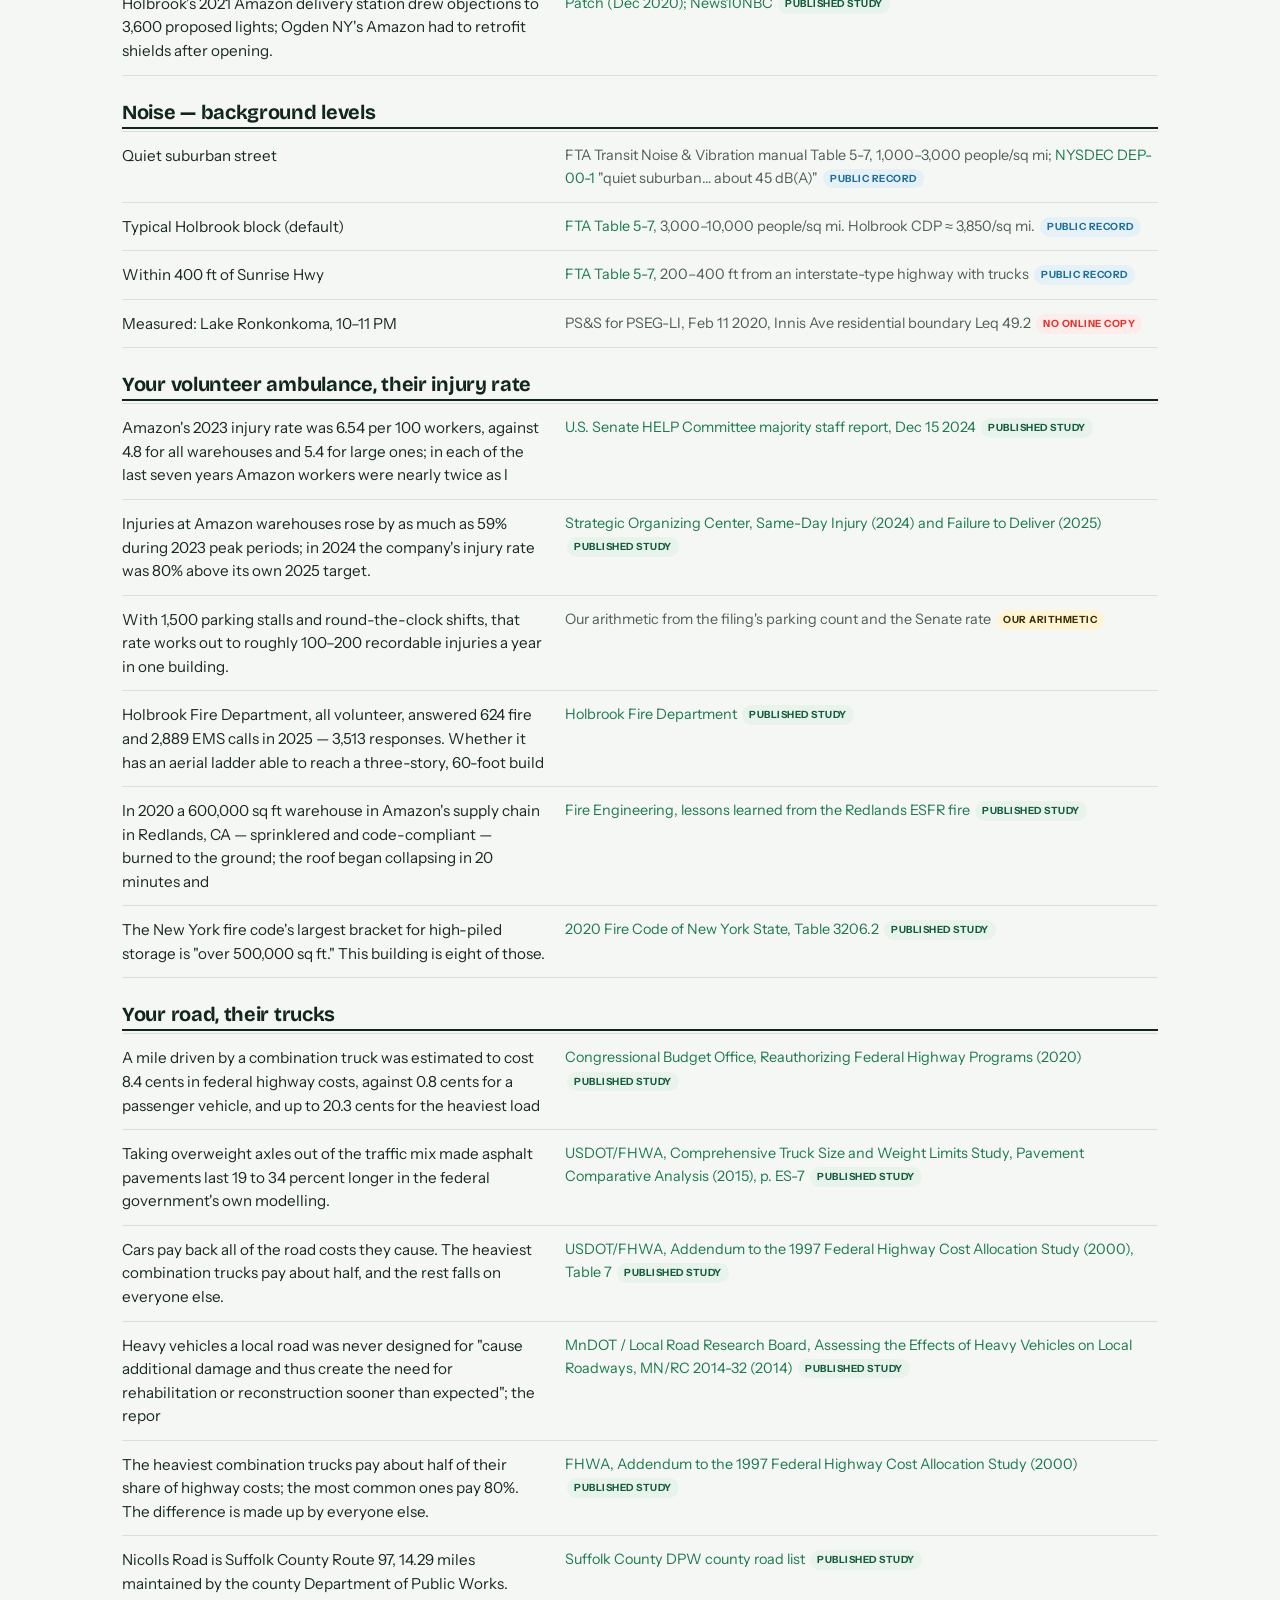
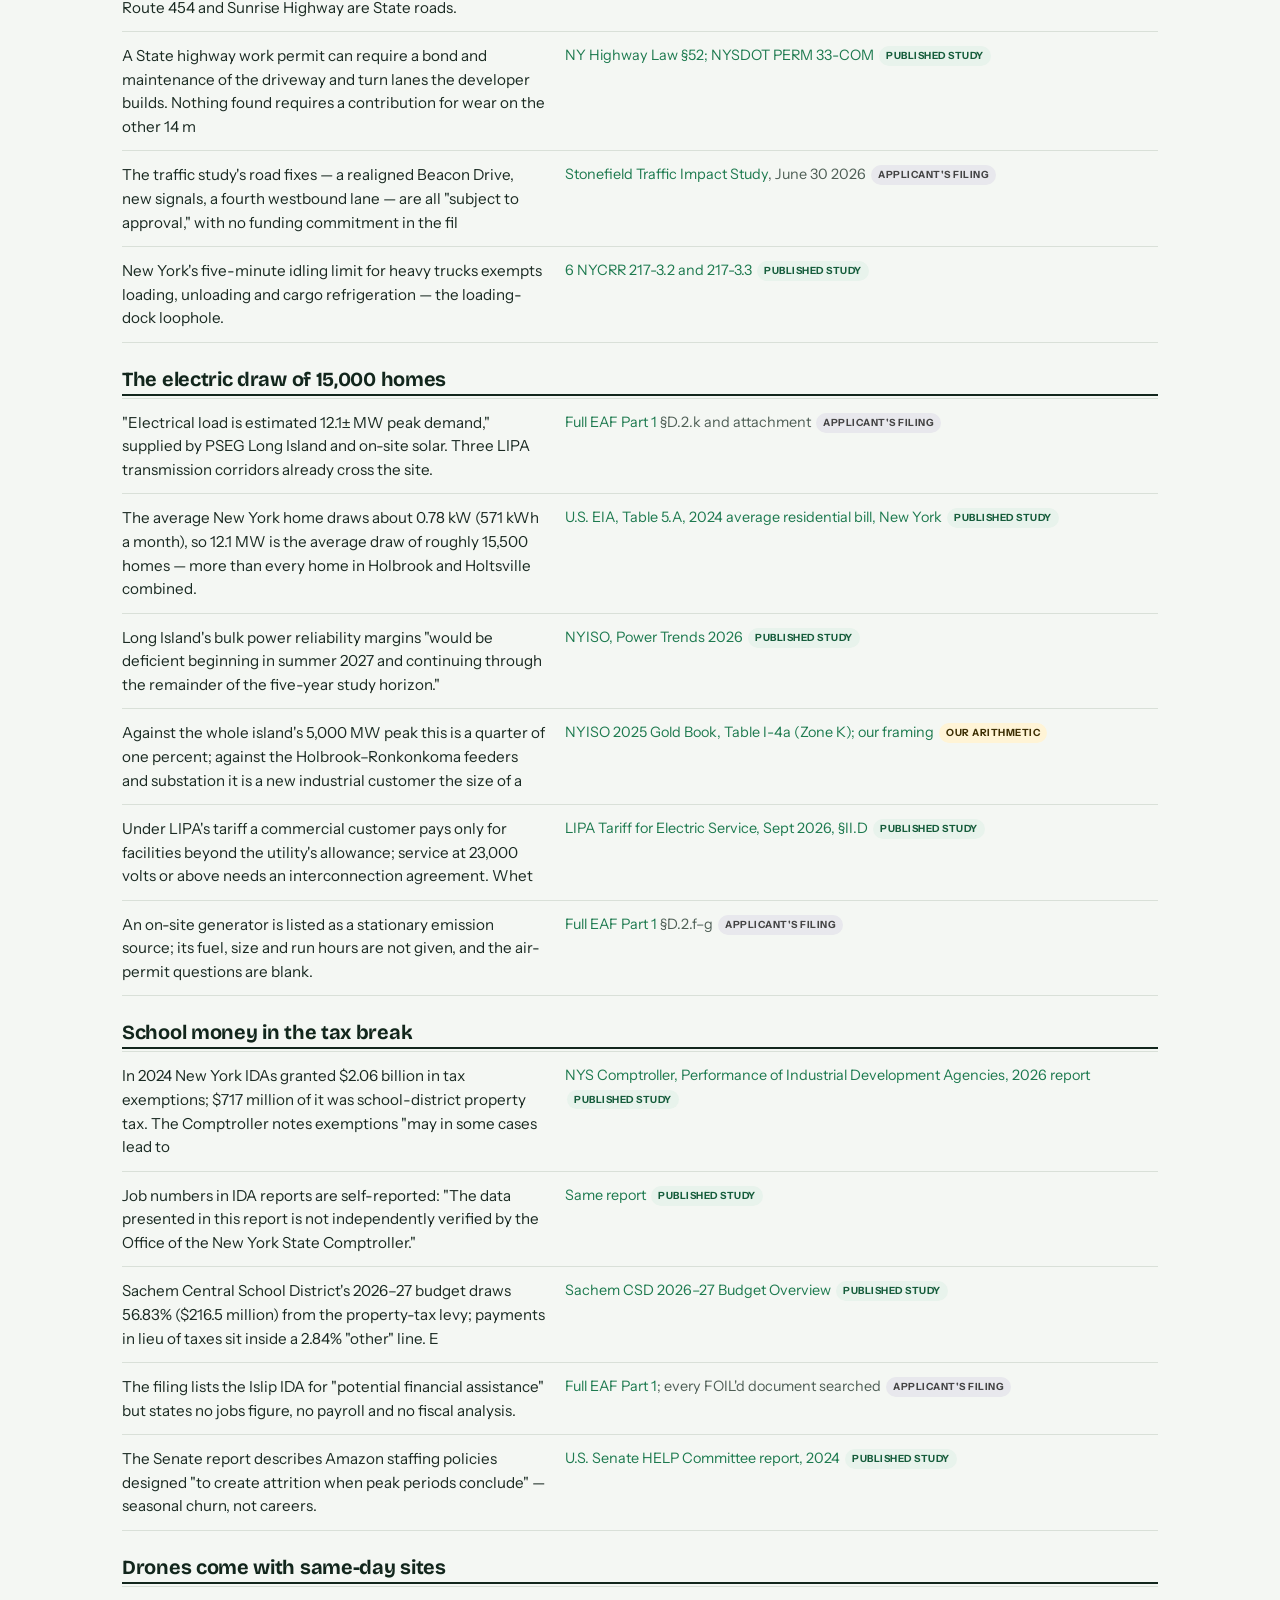
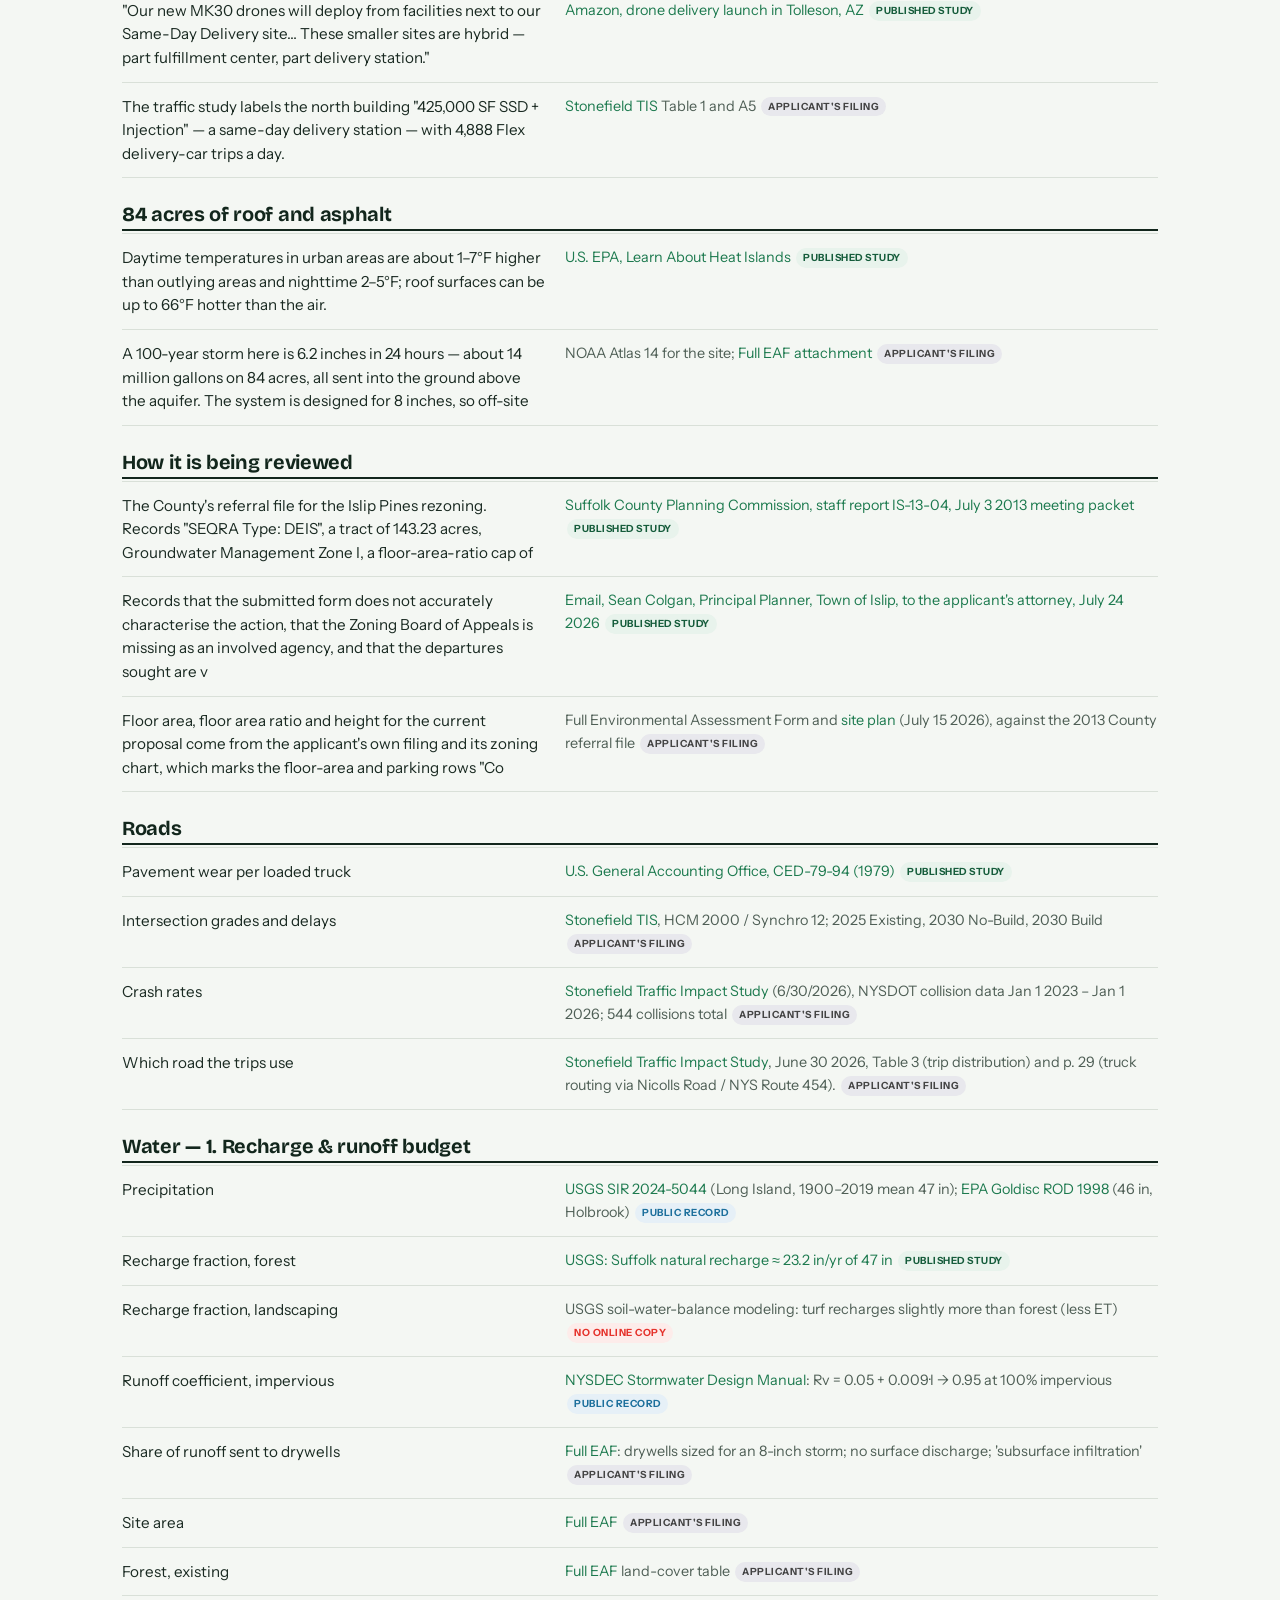
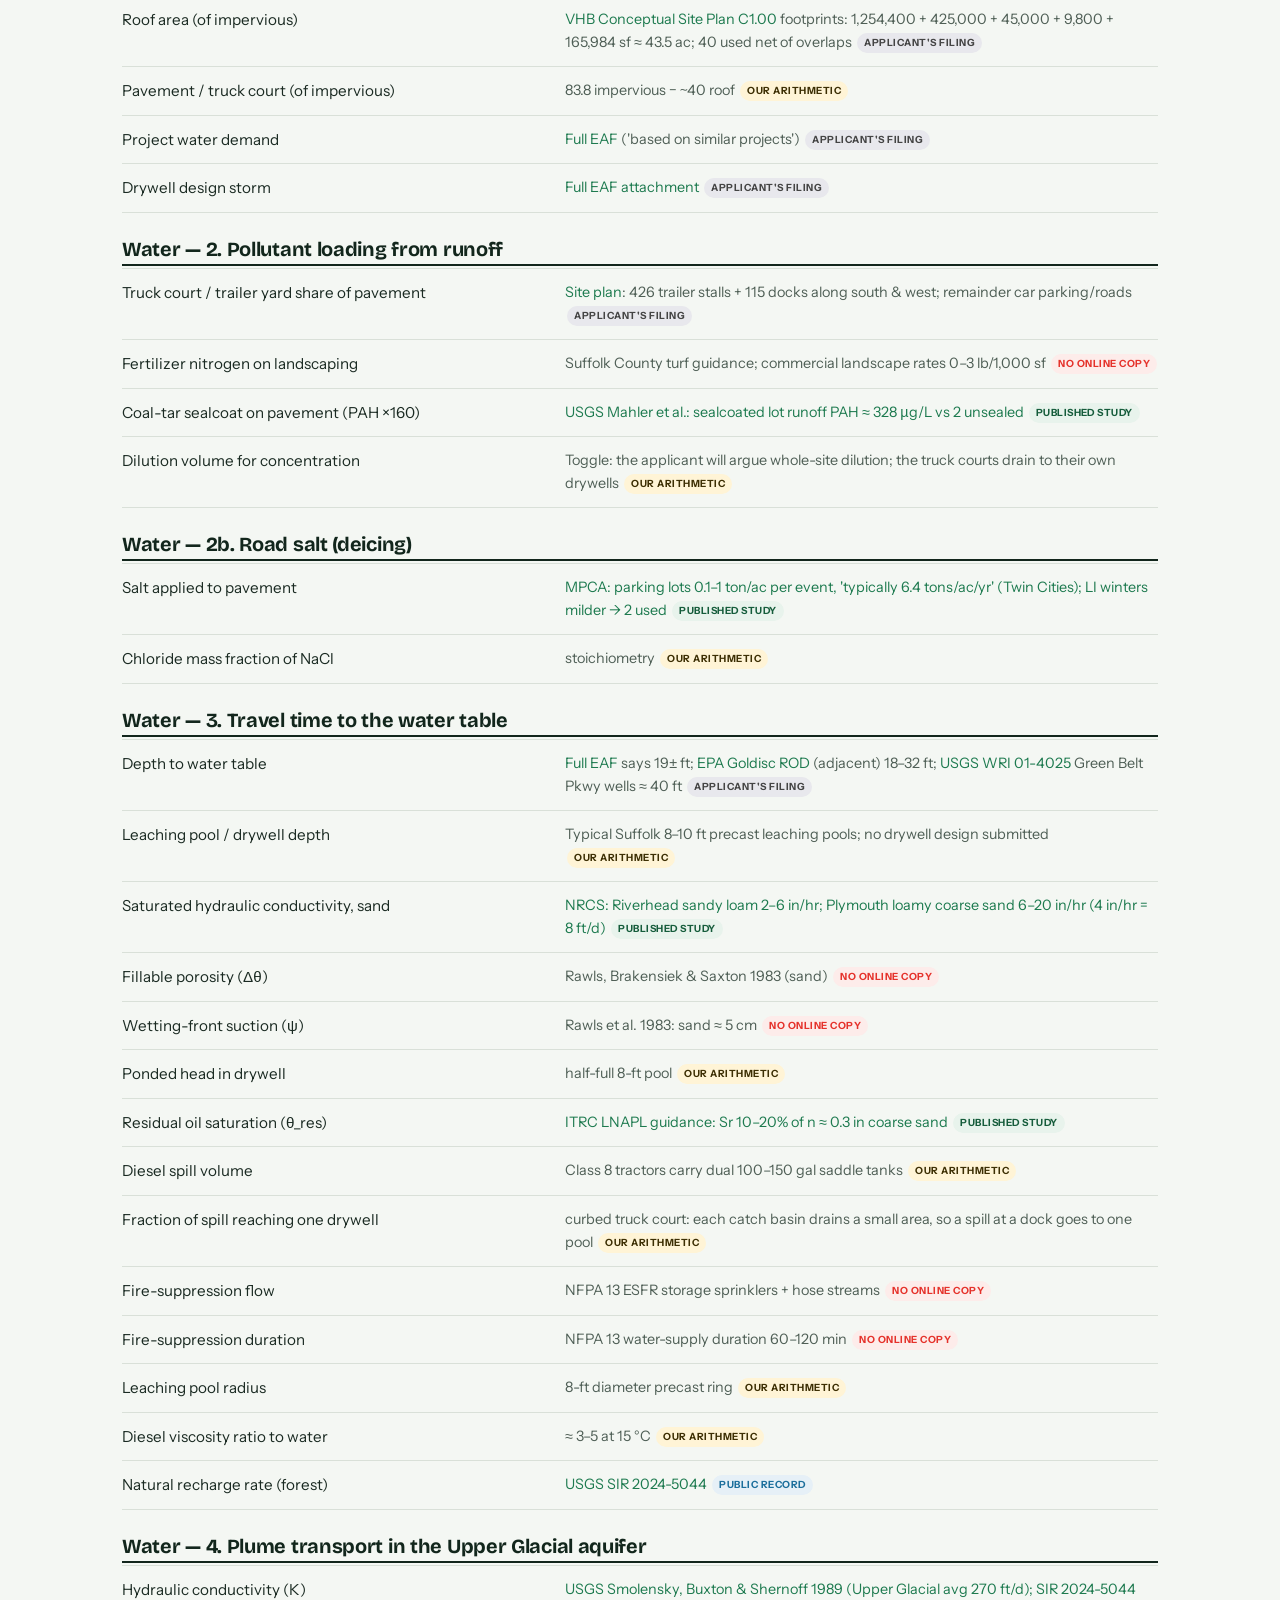
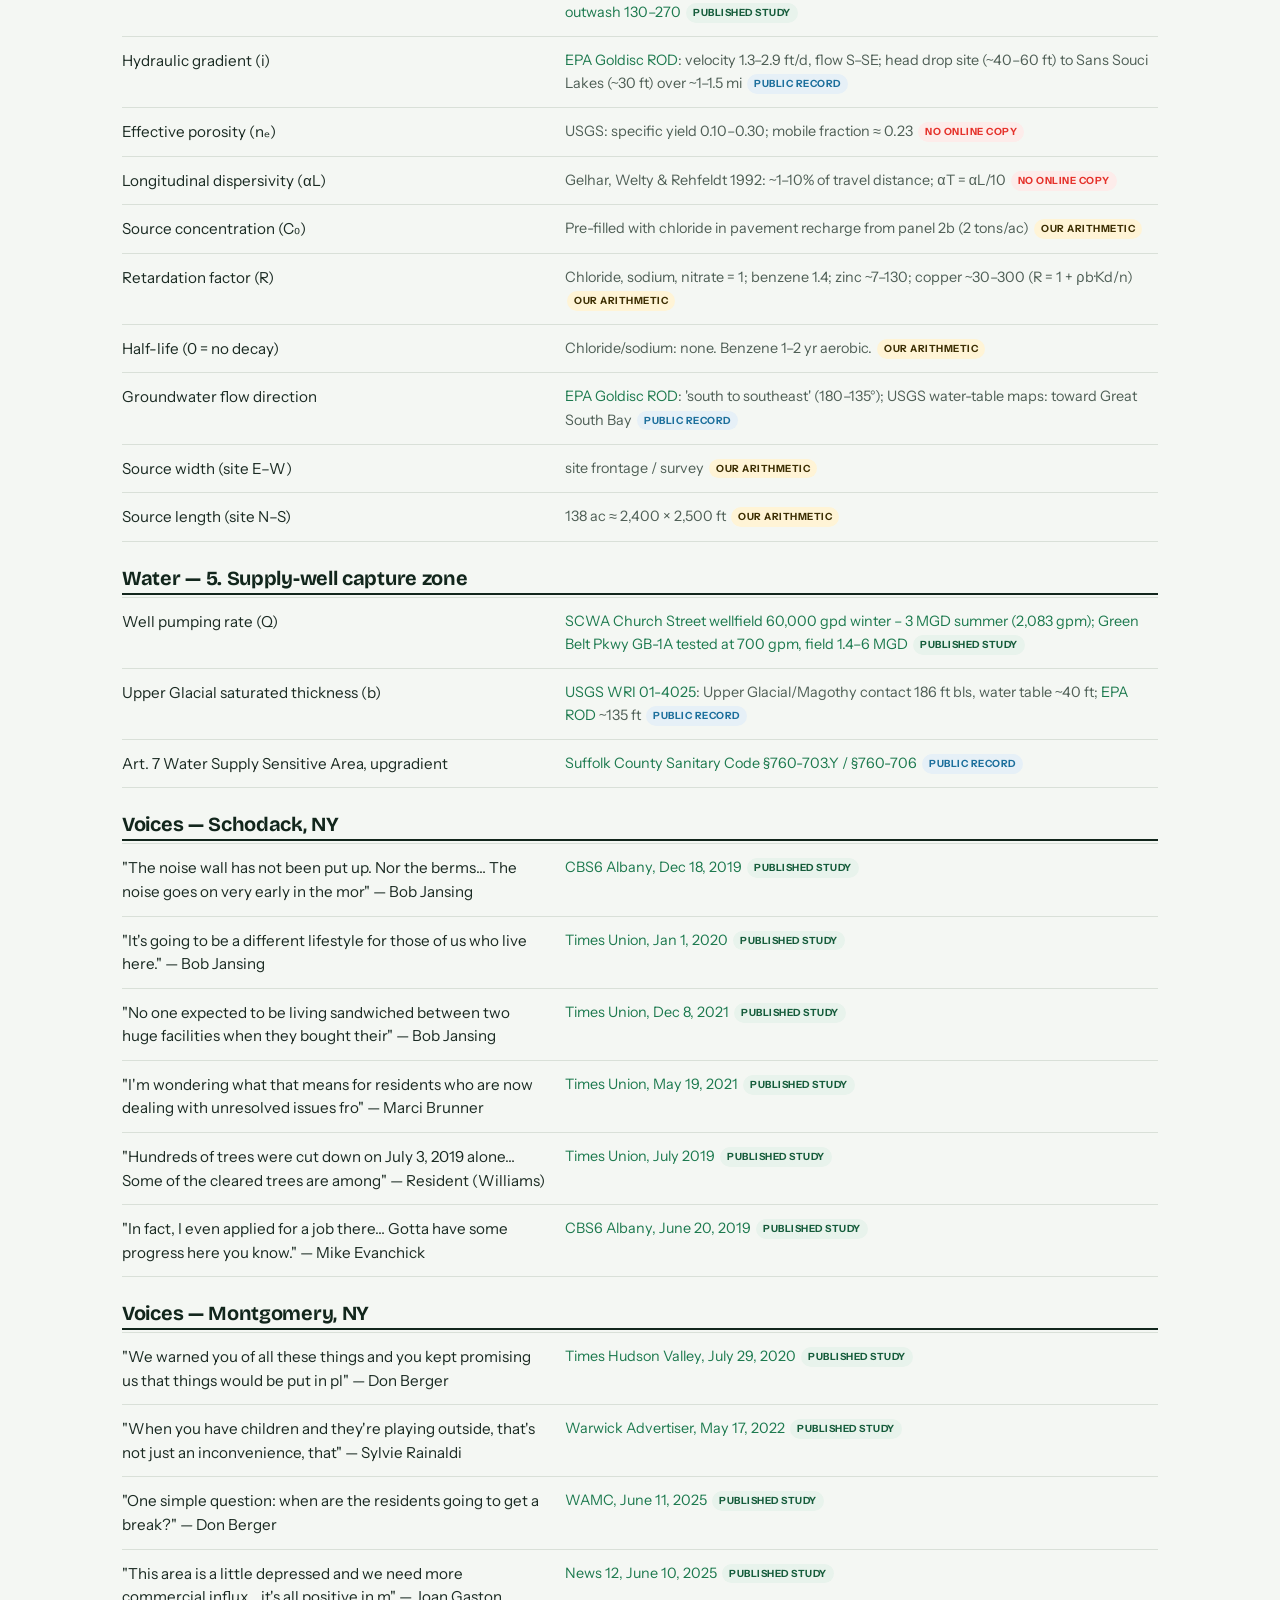
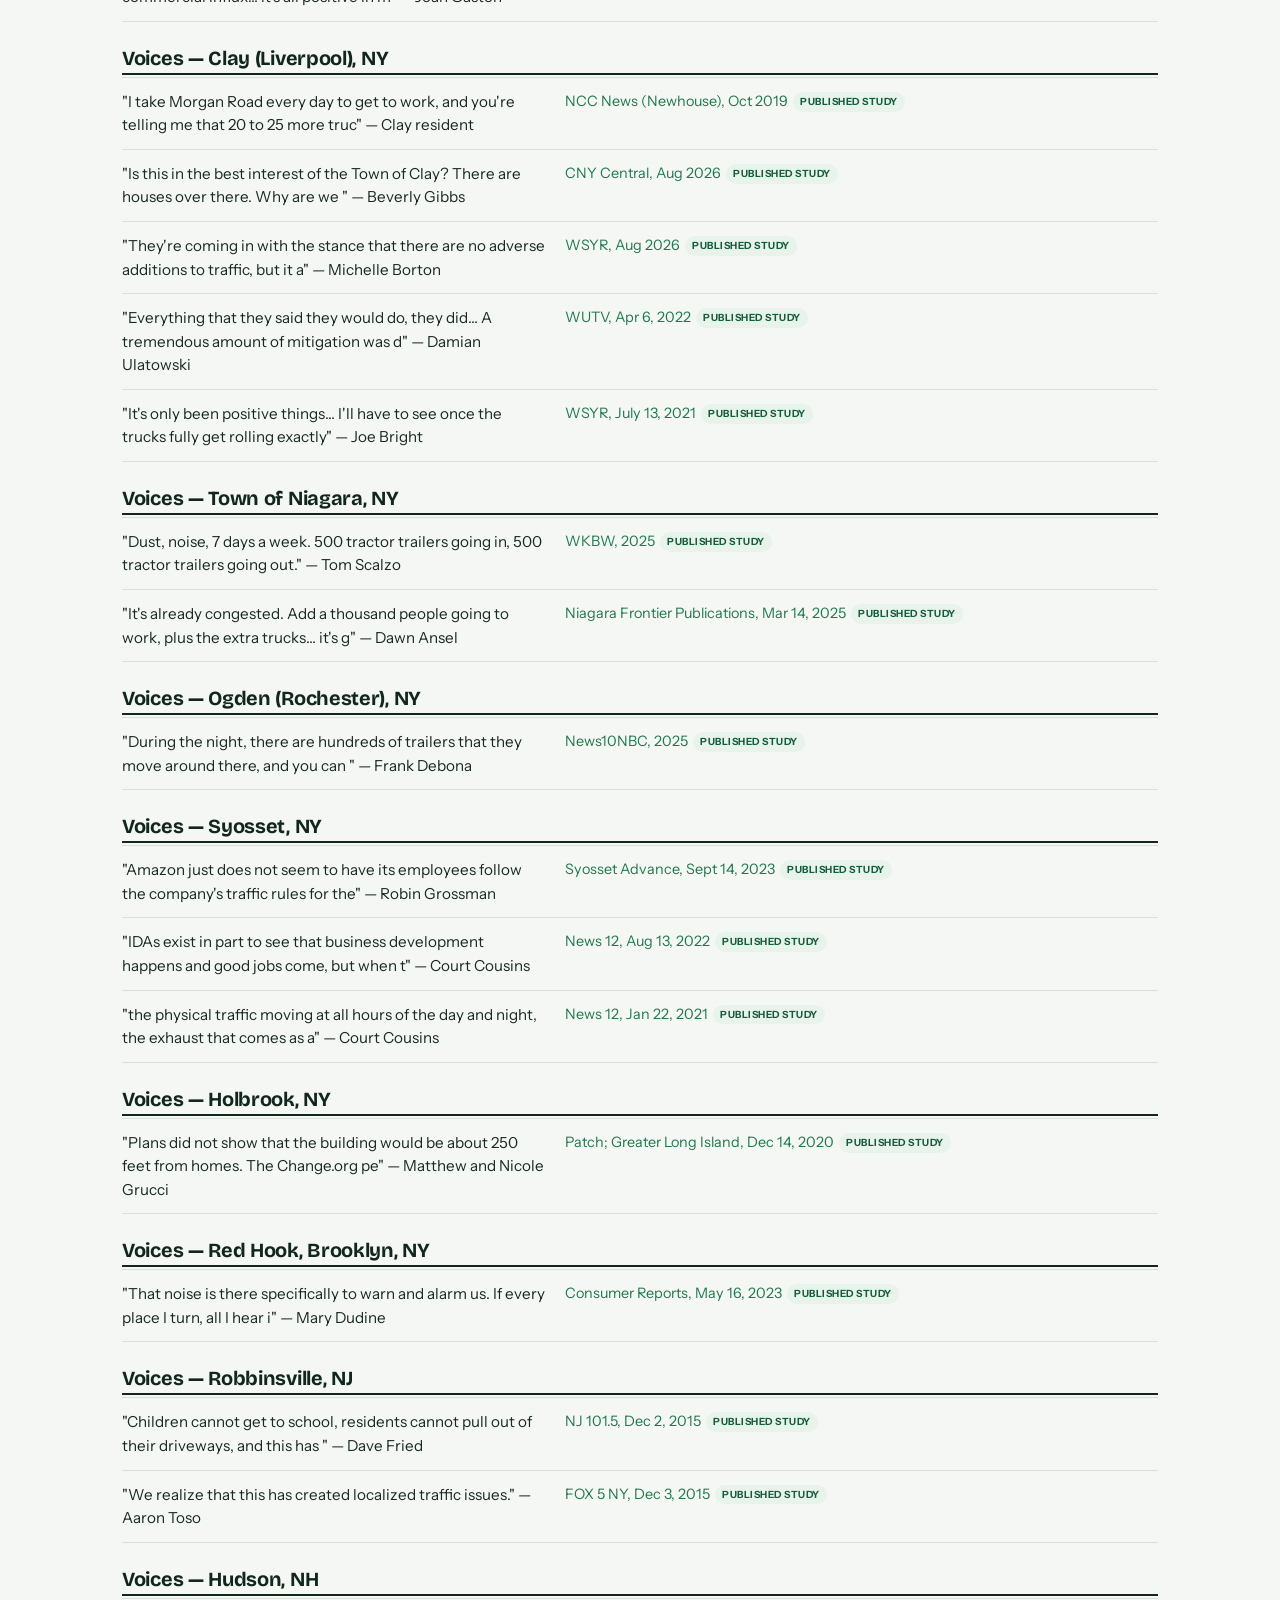
<file: docs.html>
<!doctype html>
<html lang="en">
<head>
<meta charset="utf-8">
<meta name="viewport" content="width=device-width, initial-scale=1">
<meta name="color-scheme" content="light only">
<meta name="theme-color" content="#2f7d5a">
<title>Documents — Stop Project Sunrise</title>
<meta name="description" content="The Project Sunrise filing obtained by FOIL — EAF, traffic study, site plan, Town correspondence — plus campaign materials and outside sources.">
<link rel="icon" href="data:image/svg+xml,<svg xmlns='http://www.w3.org/2000/svg' viewBox='0 0 100 100'><rect width='100' height='100' rx='18' fill='%231f7a3d'/><text x='50' y='68' font-size='58' text-anchor='middle' fill='white' font-family='Arial' font-weight='bold'>S</text></svg>">
<link rel="stylesheet" href="https://fonts.googleapis.com/css2?family=Bricolage+Grotesque:opsz,wght@12..96,500;12..96,600;12..96,700;12..96,800&family=Instrument+Sans:ital,wght@0,400;0,500;0,600;0,700;1,400&display=swap">
<link rel="stylesheet" href="css/style.css">
</head>
<body>
<div id="site-nav"></div>

<section class="block" style="border-top:0">
  <div class="wrap">
    <h2><i data-icon="file"></i> Documents</h2>
    <p class="lede">Public records obtained under the Freedom of Information Law from the Town of Islip (FOIL application M82661, filed by the Parkland Civic Association, answered Sept 7, 2026 "partially provided or redacted"), plus campaign materials and the outside sources behind the water models. Read them. Quote them. They are the applicant's own words.</p>
    <div class="grid cols-3">
      <div class="card flag"><h3><i data-icon="file"></i> The filing (FOIL)</h3>
        <ul class="small">
          <li><a href="docs/Full-EAF-2026-07-15.pdf" target="_blank">Full Environmental Assessment Form</a> (VHB, Jul 15 2026) — land cover, water/sewer demand, 19‑ft water table, Goldisc adjacency, approvals list</li>
          <li><a href="docs/Traffic-Impact-Study-2026-06-30.pdf" target="_blank">Traffic Impact Study</a> (Stonefield, Jun 30 2026, 663 pp, 25 MB) — trip generation, 544 crashes, LOS, truck routing</li>
          <li><a href="docs/Conceptual-Site-Plan-2026-07-15.pdf" target="_blank">Conceptual Site Plan</a> (VHB) — footprints, zoning chart with "Complies: N" for FAR and parking</li>
          <li><a href="docs/Change-of-Zone-Application-Form.pdf" target="_blank">Change of Zone application form</a> — "IMUPDD to IND 1", 6,859 parking spaces required</li>
          <li><a href="docs/Forchelli-Cover-Letter-2026-07-16.pdf" target="_blank">Applicant's cover letter</a>, Jul 16 2026</li>
          <li><a href="docs/Town-Email-Correspondence-Jul-Aug-2026.pdf" target="_blank">Town ↔ applicant emails</a> — "variances of significant magnitude"; application incomplete</li>
          <li><a href="docs/Email-Amazon-Attends-Aug-4-Meeting.pdf" target="_blank">Email: "Danielle Aristy from Amazon will be joining me"</a></li>
        </ul></div>
      <div class="card"><h3><i data-icon="megaphone"></i> Campaign materials</h3>
        <ul class="small">
          <li><a href="docs/Consolidated-Key-Points.pdf" target="_blank">Consolidated key facts, record findings &amp; question bank</a></li>
          <li><a href="docs/Town-Board-Talking-Points.pdf" target="_blank">Town Board talking points</a></li>
          <li><a href="docs/Petition-Holbrook.pdf" target="_blank">Paper petition — Holbrook</a></li>
          <li><a href="docs/Petition-Protect-Suffolk-County.pdf" target="_blank">Paper petition — Protect Suffolk County</a></li>
          <li><a href="assets/flyer-stop.png" target="_blank">Flyer: Stop the Amazon Project</a></li>
          <li><a href="assets/flyer-mega-warehouse.png" target="_blank">Flyer: Amazon Mega Warehouse</a></li>
          <li><a href="assets/flyer-meetings.png" target="_blank">Flyer: Upcoming government meetings</a></li>
        </ul></div>
      <div class="card"><h3><i data-icon="external"></i> Official &amp; outside sources</h3>
        <ul class="small">
          <li><a href="https://islipny.gov/news/public-notices" target="_blank" rel="noopener">Town of Islip public notices</a></li>
          <li><a href="https://www.facebook.com/STOPISLIPOVERBUILDING" target="_blank" rel="noopener">Facebook page: Stop Islip Overbuilding</a></li>
          <li><a href="https://www.facebook.com/search/groups/?q=Holbrook%20Residents%20Opposing%20the%20Mega%20Warehouse" target="_blank" rel="noopener">Facebook group: Holbrook Residents Opposing the Mega Warehouse</a></li>
          <li><a href="https://www.change.org/p/stop-amazon-from-building-a-mega-warehouse-in-holbrook-ny" target="_blank" rel="noopener">change.org petition</a></li>
          <li><a href="https://pubs.usgs.gov/wri/2001/4025/wri014025.pdf" target="_blank" rel="noopener">USGS WRI 01‑4025: Green Belt Parkway well field, Holbrook (2002)</a></li>
          <li><a href="https://extapps.dec.ny.gov/data/DecDocs/152022/ROD.HW.152022.1998-09-01.goldisc_recordings_ou2.pdf" target="_blank" rel="noopener">EPA Record of Decision, Goldisc Recordings OU‑2 (1998)</a></li>
          <li><a href="https://cumulis.epa.gov/supercpad/SiteProfiles/index.cfm?fuseaction=second.cleanup&id=0202239" target="_blank" rel="noopener">EPA: Goldisc Recordings Superfund site profile</a></li>
          <li><a href="https://extapps.dec.ny.gov/docs/water_pdf/swdm2015chptr04.pdf" target="_blank" rel="noopener">NYSDEC Stormwater Design Manual, Ch. 4 (hotspots)</a></li>
          <li><a href="https://www.suffolkcountyny.gov/portals/0/formsdocs/planning/Publications/sunrisehwycorr81209.pdf" target="_blank" rel="noopener">Suffolk County Sunrise Highway Corridor Study (2009)</a></li>
          <li><a href="https://longisland.news12.com/2026/08/10/community-set-to-weigh-in-on-proposed-1b-amazon-facility-in-holbrook/PflMtSrLkWv4oSJAUChpG" target="_blank" rel="noopener">News 12, Aug 10 2026</a></li>
          <li><a href="https://liparks.com/articles/amazon-project-sunrise-holbrook-fulfillment-center/_11738/" target="_blank" rel="noopener">Long Island Parks, Aug 12 2026</a></li>
        </ul></div>
    </div>
    <h3 style="margin-top:32px"><i data-icon="alert"></i> Still missing from the record</h3>
    <p>The Town withheld some records as "inter‑agency materials." The applicant has not filed: a jobs or fiscal figure; a hydrogeologic study; drywell or deicing plans; a spill‑prevention plan; the operational noise, air, greenhouse‑gas or lighting studies; or the amended application the Town asked for on Aug 6, 2026. The <a href="water.html">water page</a> lists the specific records to request.</p>
  </div>
</section>

<section class="block" id="sources">
  <div class="wrap">
    <h2><i data-icon="list"></i> Every source we cite, in one list</h2>
    <p class="lede">Every number on this site traces to a document. This list is generated from the site's own data, so it cannot drift out of step with the pages. Open any link and check it against what we claim. If a link is dead, or the document says something different, tell us and we will fix or remove the claim.</p>
    <div id="source-index"><p class="muted">Building the list…</p></div>
  </div>
</section>

<div id="site-footer"></div>
<script src="data/facts.js"></script>
<script src="data/photos-local.js"></script>
<script src="data/photos.js"></script>
<script src="data/events.js"></script>
<script src="js/calendar.js"></script>
<script src="js/icons.js"></script>
<script src="data/values.js"></script>
<script src="data/noise-params.js"></script>
<script src="data/impacts.js"></script>
<script src="data/roads.js"></script>
<script src="data/review.js"></script>
<script src="data/corridors.js"></script>
<script src="data/water-params.js"></script>
<script src="data/voices.js"></script>
<script src="js/sources.js"></script>
<script src="js/app.js"></script>
</body>
</html>
</file>
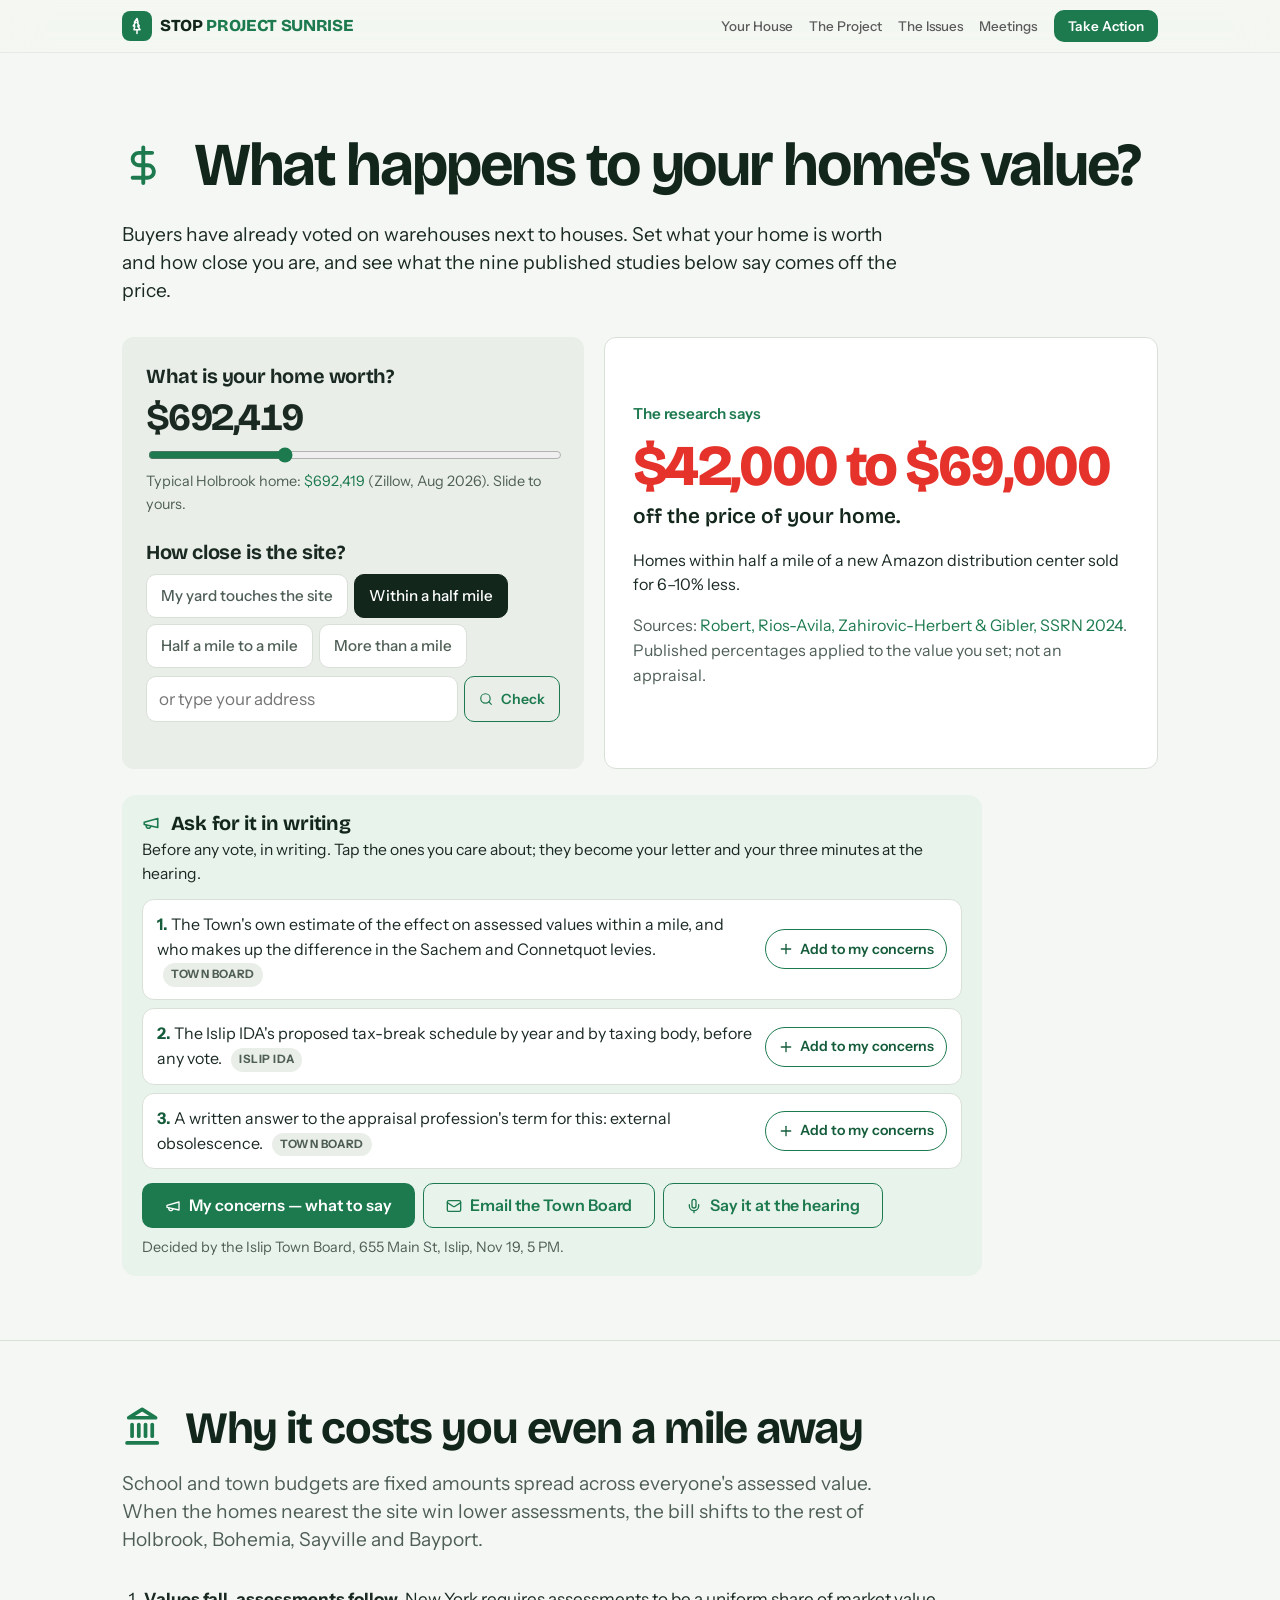
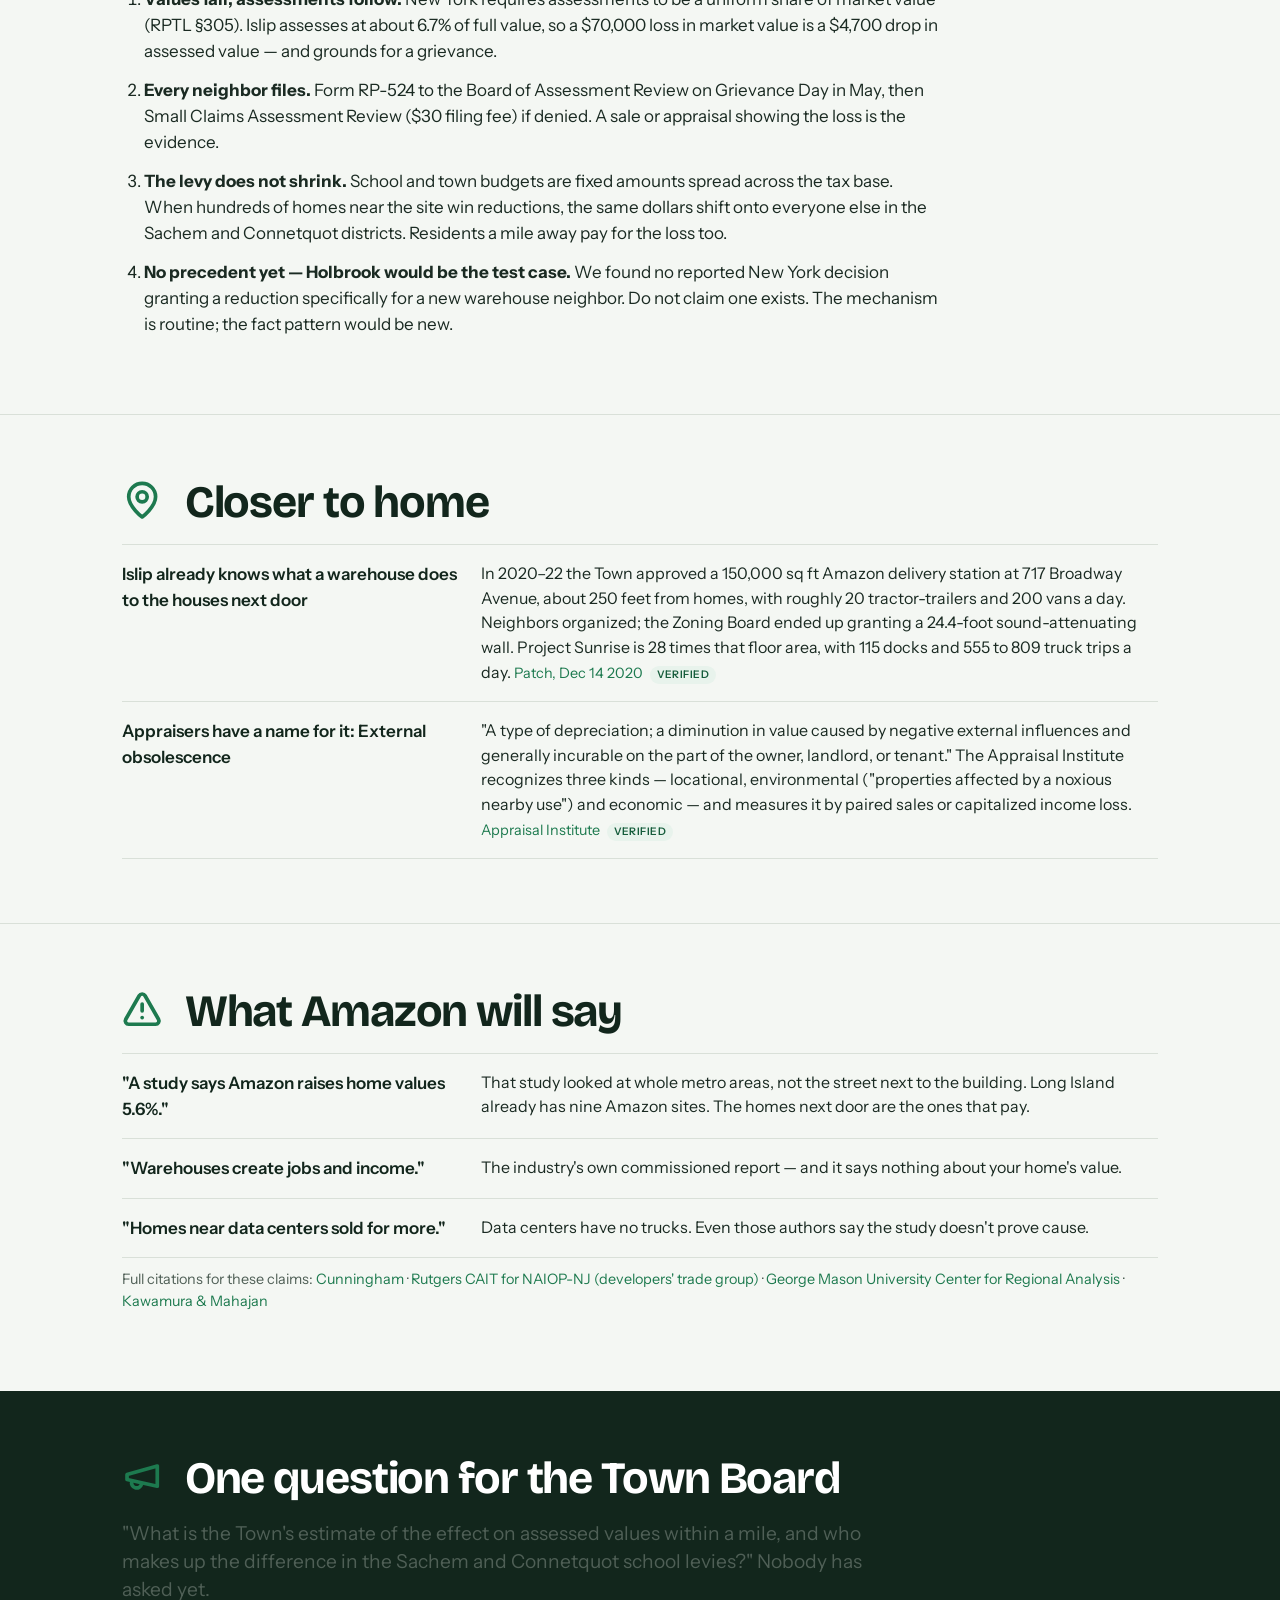
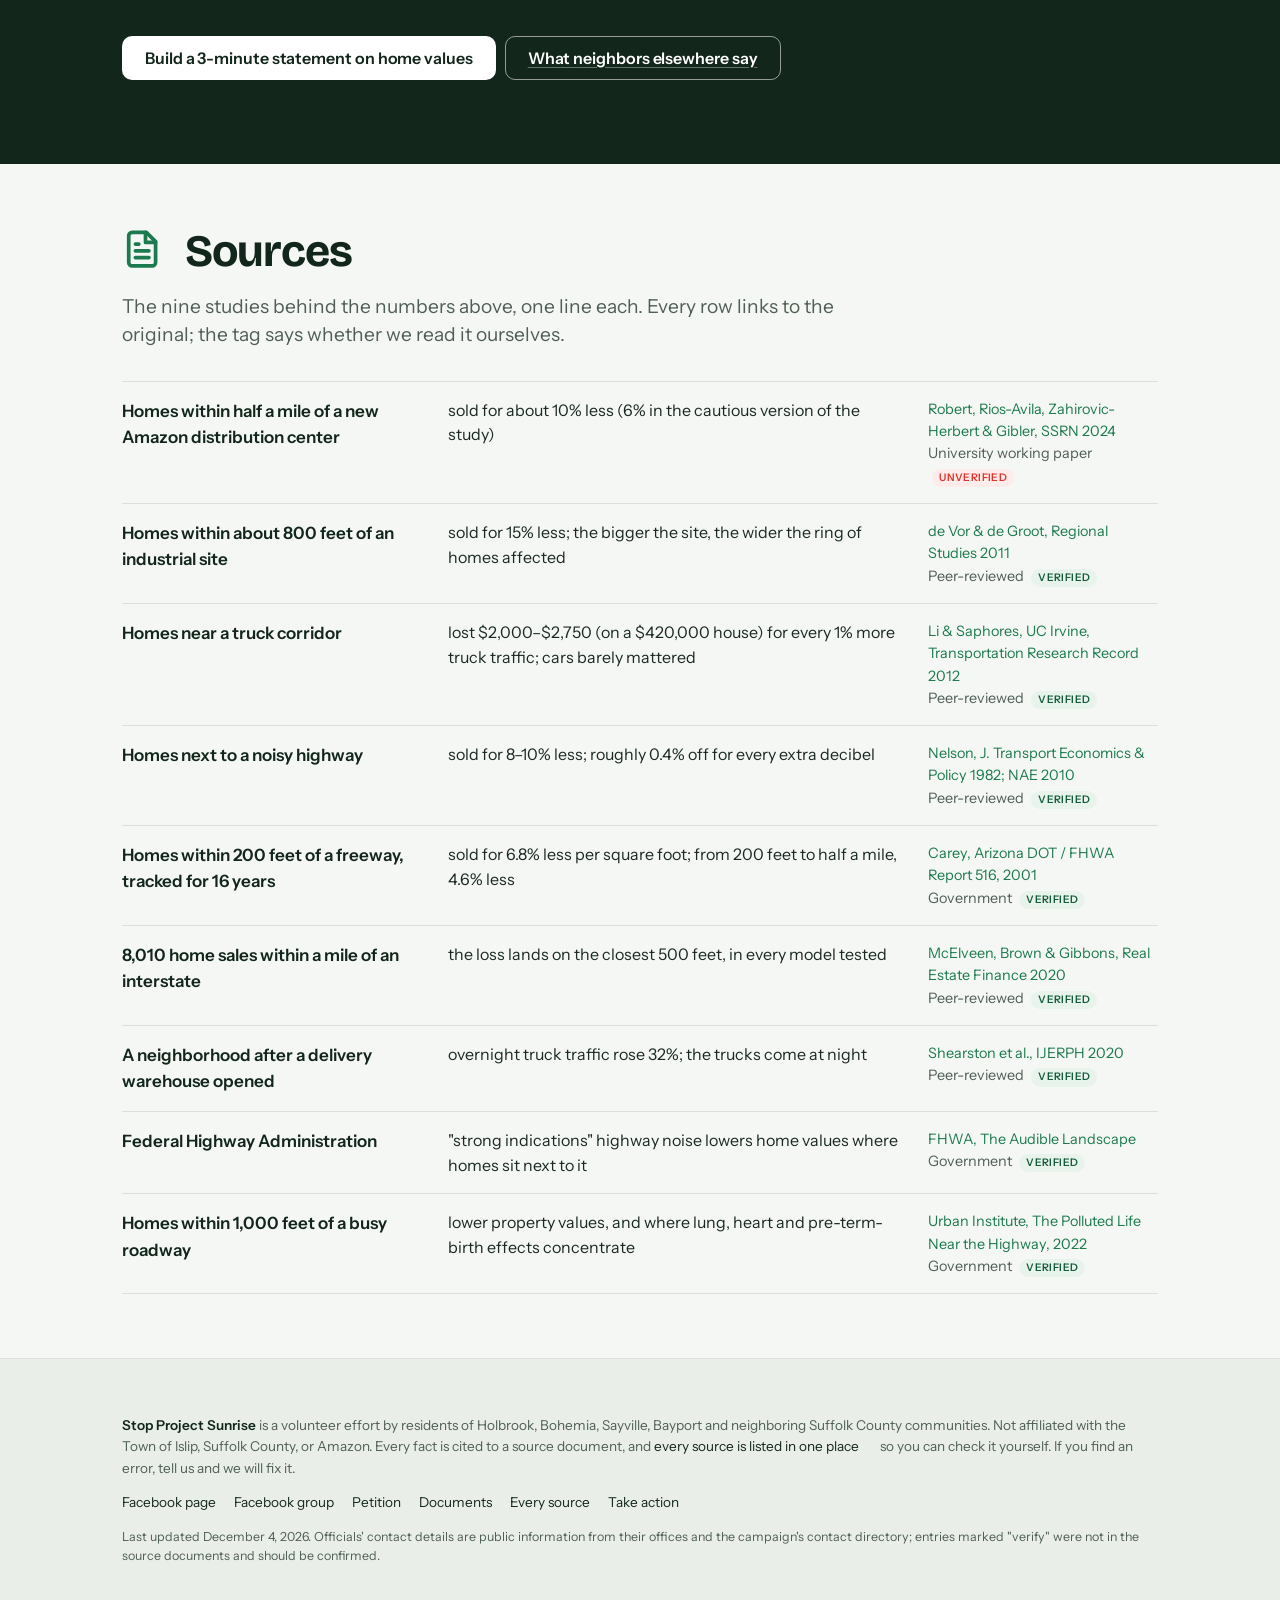
<file: values.html>
<!doctype html>
<html lang="en">
<head>
<meta charset="utf-8">
<meta name="viewport" content="width=device-width, initial-scale=1">
<meta name="color-scheme" content="light only">
<meta name="theme-color" content="#2f7d5a">
<title>Home Values — Stop Project Sunrise</title>
<meta name="description" content="What peer-reviewed research says happens to home prices near warehouses, Amazon distribution centers and truck corridors, applied to Holbrook — with an exposure calculator and the applicant's counter-arguments answered.">
<link rel="icon" href="data:image/svg+xml,<svg xmlns='http://www.w3.org/2000/svg' viewBox='0 0 100 100'><rect width='100' height='100' rx='18' fill='%231f7a3d'/><text x='50' y='68' font-size='58' text-anchor='middle' fill='white' font-family='Arial' font-weight='bold'>S</text></svg>">
<link rel="stylesheet" href="https://fonts.googleapis.com/css2?family=Bricolage+Grotesque:opsz,wght@12..96,500;12..96,600;12..96,700;12..96,800&family=Instrument+Sans:ital,wght@0,400;0,500;0,600;0,700;1,400&display=swap">
<link rel="stylesheet" href="css/style.css">
</head>
<body>
<div id="site-nav"></div>
<section class="block" style="border-top:0">
  <div class="wrap">
    <h2><i data-icon="dollar"></i> What happens to your home's value?</h2>
    <p class="lede">Buyers have already voted on warehouses next to houses. Set what your home is worth and how close you are, and see what the nine published studies below say comes off the price.</p>
    <div id="values-sim"></div>
    <div data-asks="home" style="margin-top:26px"></div>
  </div>
</section>





<section class="block" id="tax">
  <div class="wrap">
    <h2><i data-icon="landmark"></i> Why it costs you even a mile away</h2>
    <p class="lede">School and town budgets are fixed amounts spread across everyone's assessed value. When the homes nearest the site win lower assessments, the bill shifts to the rest of Holbrook, Bohemia, Sayville and Bayport.</p>
    <div id="values-tax"></div>
  </div>
</section>

<section class="block" id="here">
  <div class="wrap">
    <h2><i data-icon="pin"></i> Closer to home</h2>
    <div id="values-precedent"></div>
  </div>
</section>

<section class="block" id="counter">
  <div class="wrap">
    <h2><i data-icon="alert"></i> What Amazon will say</h2>
    <div id="values-counter"></div>
  </div>
</section>

<section class="block do-strip" id="act">
  <div class="wrap">
    <h2><i data-icon="megaphone"></i> One question for the Town Board</h2>
    <p class="lede">"What is the Town's estimate of the effect on assessed values within a mile, and who makes up the difference in the Sachem and Connetquot school levies?" Nobody has asked yet.</p>
    <p><a class="btn yellow" href="act.html#testimony">Build a 3-minute statement on home values</a> &nbsp; <a class="btn outline-light" href="voices.html">What neighbors elsewhere say</a></p>
  </div>
</section>

<section class="block" id="research">
  <div class="wrap">
    <h2><i data-icon="file"></i> Sources</h2>
    <p class="lede">The nine studies behind the numbers above, one line each. Every row links to the original; the tag says whether we read it ourselves.</p>
    <div id="values-rows"></div>
  </div>
</section>

<div id="site-footer"></div>
<script src="data/facts.js"></script>
<script src="data/photos-local.js"></script>
<script src="data/photos.js"></script>
<script src="data/events.js"></script>
<script src="data/noise-params.js"></script>
<script src="data/values.js"></script>
<script src="data/asks.js"></script>
<script src="js/calendar.js"></script>
<script src="js/icons.js"></script>
<script src="js/sources.js"></script>
<script src="js/app.js"></script>
<script src="js/concerns.js"></script>
<script src="js/noise.js"></script>
<script src="js/values.js"></script>
</body>
</html>
</file>
<file: css/style.css>
/* Stop Project Sunrise — site styles.
   Voice: quiet, product-launch minimalism. One idea per screen, generous air, sentence-case type with tight tracking,
   near-white ground, near-black text, one green accent for actions. Red appears only where a deadline does. */
@import url('https://fonts.googleapis.com/css2?family=Bricolage+Grotesque:opsz,wght@12..96,500;12..96,600;12..96,700;12..96,800&family=Instrument+Sans:ital,wght@0,400;0,500;0,600;0,700;1,400&display=swap');

:root {
  --bg: #f4f7f3;             /* pale, green-tinted ground */
  --bg-2: #e9eee8;           /* soft tiles */
  --ink: #12261c;            /* forest ink */
  --fg: #1a2a22;
  --muted: #4f5f56;
  --hair: #d9e0d8;
  --card: #ffffff;
  --green: #1d7a4f;          /* the one action accent */
  --green-dark: #155c3b;
  --green-light: #e8f3ec;
  --blue: #1c6f9c;
  --blue-light: #e6f0f7;
  --red: #e5322b;            /* deadlines only */
  --red-light: #fdecea;
  --sand: #f2c94c;           /* calendar "decisive"/campaign markers only */
  --sand-ink: #3d2f04;
  --dark: #12261c;           /* dark sections: forest ink */
  --dark-2: #1b3629;
  --radius: 12px;
  --pill: 10px;
  --maxw: 1080px;
  --display: "Bricolage Grotesque", "Helvetica Neue", Helvetica, Arial, sans-serif;
  --font: "Instrument Sans", -apple-system, BlinkMacSystemFont, "Segoe UI", Helvetica, Arial, sans-serif;
  --mono: ui-monospace, SFMono-Regular, Menlo, Consolas, monospace;
  /* aliases kept for older rules and scripts */
  --danger: var(--red); --danger-light: var(--red-light); --accent: var(--sand); --accent-ink: var(--sand-ink);
  --border: var(--hair); --shadow: none;
  color-scheme: light only;
}

* { box-sizing: border-box; }
html { scroll-behavior: smooth; scroll-padding-top: 64px; -webkit-font-smoothing: antialiased; }
@media (prefers-reduced-motion: reduce) { html { scroll-behavior: auto; } *, *::before, *::after { animation: none !important; transition: none !important; } }
body { margin: 0; font-family: var(--font); background: var(--bg); color: var(--fg); line-height: 1.55; font-size: 17px; overflow-x: hidden; }
@media (max-width: 700px) { body { font-size: 18px; } }
a { color: var(--green); text-decoration: none; }
a:hover { text-decoration: underline; text-underline-offset: 3px; }
img { max-width: 100%; height: auto; }
h1, h2, h3, h4 { font-family: var(--display); margin: 0 0 .4em; text-wrap: pretty; letter-spacing: -.02em; line-height: 1.05; font-weight: 700; color: var(--ink); }
h1 { font-size: clamp(2.6rem, 6vw, 4.8rem); letter-spacing: -.03em; font-weight: 800; line-height: .98; }
h2 { font-size: clamp(1.9rem, 3.8vw, 2.8rem); letter-spacing: -.025em; }
h3 { font-size: 1.35rem; letter-spacing: -.015em; }
h4 { font-size: 1.1rem; letter-spacing: -.01em; }
h2 strong { font-weight: 700; color: var(--ink); }
p { margin: 0 0 1em; }
.muted { color: var(--muted); }
.small { font-size: .9rem; }
.mono { font-family: var(--mono); }
.wrap { max-width: var(--maxw); margin: 0 auto; padding: 0 22px; }
section.block { padding: 64px 0; border-top: 1px solid var(--border); }
section.block + section.block { margin-top: 0; }
.stat-band + section.block { border-top: 0; margin-top: 24px; }
.hero + .stat-band { border-top: 0; }
section.block > .wrap > h2 { max-width: none; }
section.block > .wrap > .lede { font-size: 1.2rem; max-width: 780px; color: var(--muted); margin-bottom: 32px; line-height: 1.45; }
#site-nav + section.block { padding-top: 80px; }
#site-nav + section.block > .wrap > h2 { font-size: clamp(2.4rem, 5vw, 3.8rem); letter-spacing: -.035em; }
#site-nav + section.block > .wrap > .lede { color: var(--fg); }
.eyebrow { font-size: .95rem; font-weight: 600; color: var(--green); margin-bottom: 12px; letter-spacing: -.005em; }
/* icons in headings: same ink as the words, sized to the cap height */
h2 .ic, h3 .ic, h4 .ic { width: .9em; height: .9em; margin-right: .3em; vertical-align: -.08em; color: var(--green); stroke-width: 2.2; }

/* Nav — thin, translucent */
#site-nav { position: sticky; top: 0; z-index: 50; }
.nav { background: rgba(244,247,243,.85); backdrop-filter: saturate(180%) blur(20px); -webkit-backdrop-filter: saturate(180%) blur(20px); border-bottom: 1px solid rgba(0,0,0,.06); }
.nav .wrap { display: flex; align-items: center; gap: 20px; min-height: 52px; padding-top: 4px; padding-bottom: 4px; min-width: 0; }
.nav .brand { display: flex; align-items: center; gap: 8px; text-decoration: none; color: var(--ink); white-space: nowrap; flex: none; }
.nav .brand .mark { display: inline-flex; align-items: center; justify-content: center; width: 30px; height: 30px; border-radius: 8px; background: var(--green); color: #fff; flex: none; }
.nav .brand .mark .ic { width: 18px; height: 18px; }
.nav .brand .wordmark { display: flex; flex-direction: row; align-items: baseline; gap: 8px; line-height: 1; }
.nav .brand .line1 { font-family: var(--display); font-weight: 800; font-size: 1.05rem; letter-spacing: -.02em; text-transform: none; }
.nav .brand .line1 span { color: var(--green); }
.nav .brand .line2 { display: none; }
.nav ul { list-style: none; display: flex; flex-wrap: wrap; gap: 2px; margin: 0 0 0 auto; padding: 0; min-width: 0; flex: 1 1 auto; justify-content: flex-end; align-items: center; }
.nav ul::-webkit-scrollbar { display: none; }
.nav li a { display: block; padding: 6px 7px; text-decoration: none; color: rgba(29,29,31,.72); font-size: .84rem; font-weight: 500; white-space: nowrap; border-radius: var(--pill); }
.nav li a:hover { color: var(--ink); text-decoration: none; }
.nav li a.active { color: var(--ink); font-weight: 600; }
.nav li a .ic { width: .95em; height: .95em; margin-right: 5px; opacity: .7; }
.nav .cta, .nav li a.cta.active { background: var(--green); color: #fff !important; margin-left: 8px; padding: 6px 14px; font-weight: 600; }
.nav .cta:hover { background: var(--green-dark); }
@media (max-width: 1320px) { .nav li a .ic { display: none; } }
@media (max-width: 640px) {
  .nav .wrap { flex-wrap: wrap; height: auto; padding-top: 10px; padding-bottom: 8px; row-gap: 4px; }
  .nav ul { width: 100%; flex-wrap: wrap; overflow: visible; justify-content: flex-start; }
  .nav li a { padding: 4px 8px; font-size: .84rem; }
  .nav .cta { margin-left: 0; }
}

/* Hero — centered thesis, then one large image */
.hero { background: var(--bg); color: var(--ink); padding: 72px 0 0; text-align: left; position: relative; overflow: visible; }
.hero .wrap { position: relative; z-index: 1; display: grid; grid-template-columns: minmax(0, 8fr) minmax(0, 4fr); gap: 48px; align-items: center; max-width: 1180px; }
.hero h1 .line { display: block; }
.hero h1 .line.dim { color: var(--muted); }
.hero h1 .line.hot { color: var(--green); }
.hero .bg { display: none; }
.hero::after { display: none; }
.hero .tag { display: inline-flex; align-items: center; gap: 6px; font-size: .9rem; font-weight: 600; color: var(--green); margin-bottom: 18px; letter-spacing: .01em; text-transform: uppercase; }
.hero h1 { color: var(--ink); max-width: none; margin: 0 0 22px; }
.hero h1 em { font-style: normal; color: var(--muted); }
.hero h1 .no { color: var(--ink); }
.hero p { max-width: 560px; margin: 0; font-size: 1.15rem; line-height: 1.45; color: var(--fg); font-weight: 400; }
.hero .actions { display: flex; flex-wrap: wrap; gap: 8px 22px; margin: 26px 0 0; justify-content: flex-start; align-items: center; }
.hero .actions .link { font-size: 1.1rem; font-weight: 500; }
.hero .actions .link::after { content: " ›"; }
.hero a { color: var(--green); }
.hero .btn { color: #fff; }
.hero .side { margin-top: 28px; }
.hero .next-up { display: none; }
/* countdown line — one sentence, one red number */
.countdown { display: flex; flex-wrap: wrap; align-items: baseline; justify-content: flex-start; gap: 2px 10px; font-size: 1rem; color: var(--muted); background: var(--bg-2); border-radius: var(--radius); padding: 14px 18px; max-width: 560px; }
.countdown .k { font-weight: 500; color: var(--ink); }
.countdown .k .ic { color: var(--red); margin-right: 4px; }
.countdown .n { font-family: var(--display); font-weight: 700; font-size: 1.6rem; color: var(--red); letter-spacing: -.03em; line-height: 1; font-variant-numeric: tabular-nums; }
.countdown .n small { font-size: .62em; font-weight: 600; margin-left: 3px; }
.countdown .w { flex-basis: 100%; }
.countdown .w strong { font-weight: 600; color: var(--ink); }
.countdown .w br { display: none; }
.countdown a { color: var(--green); }
/* hero picture */
.hero-picture { margin: 0; padding: 0; }
.hero-picture .photo img { aspect-ratio: 4 / 5; border-radius: var(--radius); }
.hero-strip { max-width: 1180px; margin: 40px auto 0; padding: 0 22px; }
.hero-strip .photo img { aspect-ratio: 21 / 7; }
@media (max-width: 900px) { .hero { padding-top: 56px; } .hero .wrap { grid-template-columns: 1fr; gap: 28px; } .hero-picture .photo img { aspect-ratio: 16 / 10; } }

/* Big-number band */
.stat-band { background: var(--bg); color: var(--ink); padding: 80px 0 16px; }
.stat-band .wrap { display: grid; grid-template-columns: repeat(4, minmax(0, 1fr)); gap: 40px 32px; text-align: left; }
.stat-band .stat .ic { width: 26px; height: 26px; color: var(--green); margin-bottom: 10px; display: block; }
.stat-band .stat { padding: 0; border: 0; margin: 0; }
.stat-band .v { font-family: var(--display); font-weight: 700; font-size: clamp(3rem, 6vw, 5rem); line-height: 1; letter-spacing: -.045em; color: var(--ink); font-variant-numeric: tabular-nums; }
.stat-band .v.red { color: var(--red); }
.stat-band .v.sand { color: var(--ink); }
.stat-band .l { font-family: var(--display); font-weight: 600; font-size: 1.15rem; letter-spacing: -.015em; margin-top: 10px; color: var(--ink); }
.stat-band .s { font-size: .9rem; color: var(--muted); margin: 6px 0 0; max-width: 250px; line-height: 1.4; }
@media (max-width: 860px) { .stat-band .wrap { grid-template-columns: repeat(2, minmax(0, 1fr)); } }
@media (max-width: 420px) { .stat-band .wrap { grid-template-columns: 1fr; } }

/* Buttons — pills */
.btn { display: inline-flex; align-items: center; gap: 8px; padding: 12px 22px; border-radius: var(--pill); border: 1px solid transparent; background: var(--green); color: #fff; font-family: var(--font); font-weight: 600; font-size: 1rem; letter-spacing: -.005em; text-decoration: none; cursor: pointer; line-height: 1.15; transition: background .15s ease, transform .15s ease; }
.btn:hover { background: var(--green-dark); color: #fff; text-decoration: none; }
.btn.secondary { background: transparent; color: var(--green); border-color: var(--green); }
.btn.secondary:hover { background: var(--green); color: #fff; }
.btn.ghost { background: transparent; color: inherit; border-color: currentColor; }
.btn.danger, .btn.red { background: var(--red); }
.btn.sm { padding: 7px 14px; font-size: .88rem; }
.btn.yellow { background: var(--card); color: var(--ink); }
.btn.yellow:hover { background: var(--bg-2); color: var(--ink); }
.btn.outline-light { background: transparent; border-color: rgba(255,255,255,.55); color: #fff; }
.btn.outline-light:hover { background: rgba(255,255,255,.12); border-color: #fff; }
.btn:disabled { opacity: .5; cursor: not-allowed; }
.btn .ic { width: 1em; height: 1em; }
.btn:focus-visible, a:focus-visible, button:focus-visible, select:focus-visible, input:focus-visible { outline: 3px solid rgba(29,122,79,.45); outline-offset: 2px; }

/* Cards & grids — soft tiles, no borders */
.grid { display: grid; gap: 18px; }
.grid.cols-2 { grid-template-columns: repeat(auto-fit, minmax(300px, 1fr)); }
.grid.cols-3 { grid-template-columns: repeat(auto-fit, minmax(260px, 1fr)); }
.grid.cols-4 { grid-template-columns: repeat(auto-fit, minmax(220px, 1fr)); }
.card { background: var(--bg-2); border: 0; border-radius: var(--radius); padding: 26px; }
.card h3 { margin-top: 0; }
.card .src { font-size: .78rem; color: var(--muted); margin-top: 10px; }
.card.flag, .card.info, .card.ok { border: 0; }
a.card { text-decoration: none; color: inherit; transition: transform .18s ease, background .18s ease; }
a.card:hover { transform: translateY(-2px); background: #efeff3; text-decoration: none; }
.card .icon-tile { display: inline-flex; }

/* "What you can do" — the one dark section */
.do-strip { background: var(--dark); color: #fff; }
.do-strip h2, .do-strip h3 { color: #fff; }
.do-strip h2 strong { color: #fff; }
.do-strip > .wrap > .lede { color: rgba(255,255,255,.7); }
.do-strip .grid { gap: 18px; border: 0; }
.do-strip .lane { padding: 30px 28px 28px; border: 0; background: var(--dark-2); border-radius: var(--radius); display: flex; flex-direction: column; }
.do-strip .t { font-family: var(--display); font-weight: 700; font-size: 2.6rem; line-height: 1; color: #fff; letter-spacing: -.04em; }
.do-strip .t .ic { width: .75em; height: .75em; margin-right: 6px; vertical-align: -.04em; color: #8fd0ad; }
.do-strip h3 { margin: 12px 0 8px; font-size: 1.35rem; }
.do-strip p { color: rgba(255,255,255,.72); font-size: 1rem; margin-bottom: 20px; flex: 1; }
.do-strip a { color: #fff; }
.do-strip p a { text-decoration: underline; text-underline-offset: 3px; text-decoration-color: rgba(255,255,255,.35); }
.do-strip .btn.yellow { background: #fff; color: var(--dark); align-self: flex-start; }
.do-strip .btn.yellow:hover { background: #e8e8ed; }

/* Fact tiles */
.facts { display: grid; grid-template-columns: repeat(auto-fit, minmax(200px, 1fr)); gap: 14px; }
.fact { background: var(--bg-2); border: 0; border-radius: var(--radius); padding: 22px 22px 18px; position: relative; }
.fact .v { font-family: var(--display); font-size: 2.1rem; font-weight: 700; color: var(--ink); line-height: 1; letter-spacing: -.035em; font-variant-numeric: tabular-nums; }
.fact .l { font-size: .95rem; margin-top: 8px; font-weight: 500; color: var(--ink); }
.fact .l .muted { font-weight: 400; }
.fact .s { font-size: .76rem; color: var(--muted); margin-top: 8px; line-height: 1.35; }
.fact.warn .v { color: var(--ink); }
.fact .fi { position: absolute; top: 16px; right: 16px; color: var(--green); opacity: .8; }
.fact .fi .ic { width: 22px; height: 22px; }
.fact { padding-right: 52px; }

/* Badges */
.badge { display: inline-block; font-size: .74rem; font-weight: 600; padding: 3px 10px; border-radius: var(--pill); background: var(--green-light); color: var(--green-dark); letter-spacing: .01em; }
.badge.red { background: var(--red-light); color: var(--red); }
.badge.yellow { background: #fff4d6; color: var(--sand-ink); }
.badge.blue { background: var(--blue-light); color: var(--blue); }
.badge.gray { background: #e8e8ed; color: #515154; }

/* Timeline */
.timeline { list-style: none; padding: 0; margin: 0 0 28px; border-left: 2px solid var(--hair); }
.timeline li { position: relative; padding: 0 0 20px 24px; }
.timeline li::before { content: ""; position: absolute; left: -7px; top: 7px; width: 12px; height: 12px; border-radius: 50%; background: var(--ink); border: 2px solid var(--bg); }
.timeline li.future::before { background: var(--red); }
.timeline .d { font-weight: 600; color: var(--muted); font-size: .9rem; }

/* Charts */
.chart-box { background: var(--bg-2); border: 0; border-radius: var(--radius); padding: 22px; }
.chart-box h4 { margin: 0 0 10px; }
.chart-box canvas { width: 100% !important; max-height: 360px; }
.chart-box .note { font-size: .8rem; color: var(--muted); margin-top: 10px; }

/* Tables */
.tbl-wrap { overflow-x: auto; }
table.tbl { border-collapse: collapse; width: 100%; font-size: .92rem; }
table.tbl th, table.tbl td { border-bottom: 1px solid var(--hair); padding: 10px 12px; text-align: left; vertical-align: top; }
table.tbl th { color: var(--muted); font-weight: 600; font-size: .8rem; }
.los-A { background:#e3f1e7; color:#1f5a41 } .los-B { background:#ecf3e2; color:#3c6b2a } .los-C { background:#fbf1d3; color:#6d5410 }
.los-D { background:#fbe3c8; color:#9a5a12 } .los-E { background:#f8d6c9; color:#a1432a } .los-F { background:var(--red); color:#fff; font-weight:700 }

/* Calendar */
.cal-controls { display: flex; flex-wrap: wrap; gap: 8px; align-items: center; margin-bottom: 16px; }
.cal-controls select, .cal-controls input[type="text"], .form input, .form select, .form textarea { padding: 9px 12px; border: 1px solid var(--hair); border-radius: 10px; background: var(--card); color: var(--fg); font: inherit; }
.cal-grid { display: grid; grid-template-columns: repeat(7, 1fr); gap: 4px; }
.cal-grid .dow { font-size: .78rem; font-weight: 600; color: var(--muted); text-align: center; padding: 4px 0; }
.cal-day { min-height: 84px; background: var(--bg-2); border: 0; border-radius: 10px; padding: 6px; font-size: .78rem; }
.cal-day.other { opacity: .35; }
.cal-day.today { outline: 2px solid var(--green); }
.cal-day .n { font-weight: 600; }
.cal-ev { display: block; margin-top: 3px; padding: 2px 6px; border-radius: 6px; background: var(--green-light); color: var(--green-dark); cursor: pointer; overflow: hidden; text-overflow: ellipsis; white-space: nowrap; border-left: 3px solid var(--green); }
.cal-ev.decisive { background: var(--red); color: #fff; border-left-color: var(--red); font-weight: 600; }
.cal-ev.county { border-left-color: var(--blue); }
.cal-ev.campaign { border-left-color: var(--sand); }
.ev-list { list-style: none; padding: 0; margin: 0; }
.ev-list li { display: grid; grid-template-columns: 110px 1fr; gap: 18px; padding: 18px 0; border-bottom: 1px solid var(--hair); }
.ev-list .when { font-weight: 600; color: var(--ink); font-size: .95rem; line-height: 1.3; }
.ev-list .title { font-weight: 600; font-size: 1.05rem; }
.ev-list .meta { font-size: .88rem; color: var(--muted); }
.ev-list .why { font-size: .95rem; margin-top: 4px; }
.ev-list .acts { margin-top: 10px; display: flex; flex-wrap: wrap; gap: 6px; }
.ev-list li.decisive .when { color: var(--red); }
.ev-list li.decisive .title::before { content: "Decisive · "; color: var(--red); }

/* Officials */
.you-box { background: var(--bg-2); border-radius: var(--radius); padding: 18px 22px; margin-bottom: 24px; }
.you-box .form { display: flex; flex-wrap: wrap; gap: 10px; align-items: end; }
.you-box label { display: flex; flex-direction: column; font-size: .8rem; font-weight: 600; gap: 4px; color: var(--muted); }
.group-head { display: flex; align-items: baseline; gap: 12px; flex-wrap: wrap; margin: 40px 0 14px; }
.group-head h3 { margin: 0; font-size: 1.6rem; }
.official { display: flex; flex-direction: column; gap: 6px; }
.official .name { font-weight: 600; font-size: 1.15rem; letter-spacing: -.01em; }
.official .title { color: var(--muted); font-size: .9rem; }
.official .role { font-size: .9rem; }
.official .ask { font-size: .9rem; background: var(--card); padding: 10px 12px; border-radius: 10px; }
.official .acts { display: flex; flex-wrap: wrap; gap: 6px; margin-top: 6px; }
.official .contact { font-size: .88rem; word-break: break-word; }
.step-num { display: inline-flex; align-items: center; justify-content: center; width: 28px; height: 28px; border-radius: 50%; background: var(--ink); color: #fff; font-weight: 600; font-size: .9rem; margin-right: 8px; vertical-align: middle; }

/* Modal */
.modal { position: fixed; inset: 0; background: rgba(0,0,0,.45); backdrop-filter: blur(6px); display: none; align-items: center; justify-content: center; z-index: 100; padding: 16px; }
.modal.open { display: flex; }
.modal .box { background: var(--card); color: var(--fg); border-radius: var(--radius); max-width: 720px; width: 100%; max-height: 90vh; overflow: auto; padding: 28px; position: relative; box-shadow: 0 30px 80px rgba(0,0,0,.25); }
.modal .close { position: absolute; top: 12px; right: 14px; background: var(--bg-2); border: 0; width: 32px; height: 32px; border-radius: 50%; font-size: 1.2rem; cursor: pointer; color: var(--ink); }
.modal textarea { width: 100%; min-height: 240px; font: inherit; font-size: .95rem; padding: 12px; border: 1px solid var(--hair); border-radius: 12px; background: var(--bg); color: var(--fg); }
.modal .acts { display: flex; flex-wrap: wrap; gap: 8px; margin-top: 12px; }

details.how { margin-top: 10px; font-size: .9rem; }
details.how summary { cursor: pointer; color: var(--green); font-weight: 600; }
details.how pre { background: var(--bg-2); padding: 12px; border-radius: 10px; overflow-x: auto; font-size: .8rem; }

/* Sliders (water module) */
.slider-row { display: grid; grid-template-columns: 1fr 70px; gap: 8px; align-items: center; margin: 6px 0; font-size: .88rem; }
.slider-row label { display: flex; flex-direction: column; }
.slider-row label span.n { font-weight: 600; }
.slider-row input[type="range"] { width: 100%; accent-color: var(--green); }
.slider-row .val { font-family: var(--mono); font-size: .8rem; text-align: right; }
.basis { display: inline-block; font-size: .65rem; padding: 1px 7px; border-radius: var(--pill); text-transform: uppercase; font-weight: 600; margin-left: 4px; letter-spacing: .04em; }
.basis.verified { background: var(--green-light); color: var(--green-dark); }
.basis.literature { background: var(--blue-light); color: var(--blue); }
.basis.assumption { background: #fff4d6; color: var(--sand-ink); }
.basis.applicant { background: #e8e8ed; color: #444; }
.module { margin: 28px 0; }
.module .body { display: grid; grid-template-columns: minmax(240px, 320px) 1fr; gap: 18px; }
.module .readout { display: grid; grid-template-columns: repeat(auto-fit, minmax(150px, 1fr)); gap: 10px; margin: 10px 0; }
.module .readout .fact .v { font-size: 1.5rem; }
@media (max-width: 760px) { .module .body { grid-template-columns: 1fr; } }

.disclaimer { background: #fff8e1; color: var(--sand-ink); padding: 16px 18px; border-radius: var(--radius); font-size: .92rem; }

/* Footer */
.footer { padding: 56px 0 72px; background: var(--bg-2); color: var(--muted); font-size: .85rem; border-top: 1px solid var(--hair); }
.footer strong { color: var(--ink); font-weight: 600; }
.footer a { color: var(--ink); margin-right: 18px; }
.footer .small { color: var(--muted); font-size: .78rem; }

.toast { position: fixed; bottom: 24px; left: 50%; transform: translateX(-50%); background: var(--ink); color: #fff; padding: 10px 18px; border-radius: var(--pill); opacity: 0; transition: opacity .2s; pointer-events: none; z-index: 200; font-size: .9rem; }
.toast.show { opacity: 1; }

@media (max-width: 640px) {
  .ev-list li { grid-template-columns: 1fr; gap: 4px; }
  .cal-day { min-height: 56px; font-size: .7rem; }
  .cal-ev { font-size: .65rem; }
  section.block { padding: 64px 0; }
  .stat-band { padding-top: 64px; }
}

/* Photos */
.photo { margin: 0; }
.photo figure { margin: 0; position: relative; }
.photo img { width: 100%; display: block; border-radius: var(--radius); object-fit: cover; aspect-ratio: 4 / 3; background: var(--bg-2); }
.photo.wide img { aspect-ratio: 16 / 9; }
.photo.tall img { aspect-ratio: 3 / 4; }
.photo.natural img { aspect-ratio: auto; }
.photo figcaption { display: none; }
.photo figure .zoom { position: absolute; right: 12px; bottom: 12px; width: 32px; height: 32px; border-radius: 50%; background: rgba(255,255,255,.85); color: var(--ink); display: inline-flex; align-items: center; justify-content: center; pointer-events: none; opacity: 0; transition: opacity .15s ease; }
.photo figure:hover .zoom { opacity: 1; }
.photo figure .zoom .ic { width: 15px; height: 15px; }
.photo figure img { cursor: zoom-in; }
.photo-strip { display: grid; grid-template-columns: repeat(auto-fit, minmax(260px, 1fr)); gap: 16px; margin: 40px 0 0; }
.photo-strip .photo { max-width: 600px; }
.card .photo { margin: -26px -26px 16px; }
.card .photo img { border-radius: var(--radius) var(--radius) 0 0; }
.card > .photo:first-child img { aspect-ratio: 16 / 9; }
#hamlet-result .card > .photo img { max-height: 260px; }
.video-box video { width: 100%; max-height: 520px; border-radius: var(--radius); background: #000; display: block; }

/* Icons */
.ic { width: 1.1em; height: 1.1em; vertical-align: -0.18em; stroke: currentColor; fill: none; stroke-width: 2; stroke-linecap: round; stroke-linejoin: round; flex: none; }
.ic.lg { width: 1.5em; height: 1.5em; }
.ic.xl { width: 2.2em; height: 2.2em; }
.icon-tile { display: inline-flex; align-items: center; justify-content: center; width: 40px; height: 40px; border-radius: 10px; background: var(--card); color: var(--green); margin-bottom: 12px; }
.icon-tile .ic { width: 20px; height: 20px; }
.icon-tile.red { color: var(--red); }
.icon-tile.blue { color: var(--blue); }
.icon-tile.yellow { color: var(--sand-ink); }
.ev-list .when .ic { margin-right: 3px; }
.cal-ev .ic { width: .9em; height: .9em; margin-right: 2px; }
.badge .ic { width: .9em; height: .9em; margin-right: 2px; }
.legend-icons { display: flex; flex-wrap: wrap; gap: 14px; font-size: .85rem; color: var(--muted); margin: 8px 0 16px; }
.legend-icons span { display: inline-flex; align-items: center; gap: 4px; }

/* Lightbox */
.lightbox { position: fixed; inset: 0; background: rgba(0,0,0,.92); backdrop-filter: blur(10px); display: none; align-items: center; justify-content: center; z-index: 300; padding: 56px 64px 40px; }
.lightbox.open { display: flex; }
.lightbox figure { margin: 0; max-width: min(1400px, 100%); max-height: 100%; display: flex; flex-direction: column; align-items: center; gap: 14px; }
.lightbox img { max-width: 100%; max-height: calc(100vh - 170px); object-fit: contain; border-radius: 12px; background: #000; }
.lightbox figcaption { color: #f5f5f7; font-size: .95rem; max-width: 900px; text-align: center; line-height: 1.45; }
.lightbox figcaption .credit { display: block; color: #a1a1a6; font-size: .78rem; margin-top: 4px; }
.lightbox figcaption a { color: #fff; text-decoration: underline; }
.lightbox button { position: absolute; background: rgba(255,255,255,.12); border: 0; color: #fff; width: 44px; height: 44px; border-radius: 50%; cursor: pointer; display: inline-flex; align-items: center; justify-content: center; }
.lightbox button:hover { background: rgba(255,255,255,.24); }
.lightbox button .ic { width: 22px; height: 22px; }
.lightbox .lb-close { top: 14px; right: 16px; }
.lightbox .lb-prev { left: 12px; top: 50%; transform: translateY(-50%); }
.lightbox .lb-prev .ic { transform: rotate(180deg); }
.lightbox .lb-next { right: 12px; top: 50%; transform: translateY(-50%); }
.lightbox .lb-count { position: absolute; top: 22px; left: 20px; color: #a1a1a6; font-size: .85rem; font-family: var(--mono); }
@media (max-width: 640px) { .lightbox { padding: 60px 8px 24px; } .lightbox .lb-prev, .lightbox .lb-next { width: 38px; height: 38px; } .lightbox img { max-height: calc(100vh - 200px); } }

/* Feature pairs (photo + text), alternating */
.feature-grid { display: grid; grid-template-columns: repeat(2, minmax(0, 1fr)); gap: 24px; }
@media (max-width: 760px) { .feature-grid { grid-template-columns: 1fr; } }
.card.feature { padding: 0; overflow: hidden; display: flex; flex-direction: column; background: var(--bg-2); }
.card.feature > .photo { margin: 0; }
.card.feature > .photo img { aspect-ratio: 16 / 10; border-radius: 0; }
.card.feature h3 { margin: 22px 26px 8px; font-size: 1.5rem; display: flex; align-items: center; gap: 12px; }
.card.feature h3 .icon-tile { display: inline-flex; margin: 0; flex: none; }
.card.feature h3 .icon-tile .ic { margin: 0; }
.card.feature p { margin: 0 26px 26px; font-size: 1rem; color: var(--muted); }
.card.feature p a { display: inline-block; margin-top: 12px; font-weight: 500; color: var(--green); }

/* Issue tiles (brief, on home) */
#issue-cards a.card { border-top: 0 !important; }
#issue-cards a.card h3 { font-size: 1.2rem; }
#issue-cards a.card p { color: var(--muted); }
#issue-cards .icon-tile { display: inline-flex; background: var(--card); }
/* full issue cards keep a thin color mark at the top edge as their only decoration */
#issue-cards div.card { border-top-width: 3px !important; border-top-style: solid !important; }

/* Issue slideshow */
.slide-tabs { display: flex; gap: 6px; overflow-x: auto; scrollbar-width: none; margin: 0 0 18px; padding-bottom: 2px; }
.slide-tabs::-webkit-scrollbar { display: none; }
.slide-tabs button { flex: none; display: inline-flex; align-items: center; gap: 6px; padding: 8px 14px; border-radius: var(--pill); border: 1px solid var(--hair); background: var(--card); color: var(--muted); font: inherit; font-size: .88rem; font-weight: 500; cursor: pointer; white-space: nowrap; }
.slide-tabs button .ic { width: .95em; height: .95em; }
.slide-tabs button:hover { color: var(--ink); border-color: var(--ink); }
.slide-tabs button.on { background: var(--ink); color: #fff; border-color: var(--ink); }
.slides { position: relative; background: var(--card); border-radius: var(--radius); overflow: hidden; }
.slide { display: none; grid-template-columns: minmax(0, 5fr) minmax(0, 7fr); min-height: 520px; }
.slide.on { display: grid; animation: slide-in .35s ease; }
@keyframes slide-in { from { opacity: 0; transform: translateX(12px); } to { opacity: 1; transform: none; } }
.slide-media { position: relative; background: var(--bg-2); min-height: 260px; }
.slide-media img { position: absolute; inset: 0; width: 100%; height: 100%; object-fit: cover; display: block; }
.slide-cap { position: absolute; left: 0; right: 0; bottom: 0; padding: 40px 18px 14px; color: #fff; font-size: .82rem; line-height: 1.35; background: linear-gradient(180deg, rgba(0,0,0,0), rgba(0,0,0,.65)); }
.slide-cap .credit { display: block; opacity: .7; font-size: .72rem; margin-top: 2px; }
.slide-body { padding: 34px 40px 36px; display: flex; flex-direction: column; gap: 14px; }
.slide-kicker { display: flex; align-items: center; justify-content: space-between; }
.slide-kicker .icon-tile { margin: 0; background: var(--bg-2); }
.slide-kicker .n { font-family: var(--display); font-weight: 600; color: var(--muted); font-size: .95rem; font-variant-numeric: tabular-nums; }
.slide-body h3 { font-size: clamp(1.7rem, 2.6vw, 2.3rem); margin: 0; letter-spacing: -.025em; }
.slide-row { display: grid; grid-template-columns: 140px 1fr; gap: 14px; align-items: start; }
.slide-row .lab { font-size: .8rem; font-weight: 600; color: var(--muted); text-transform: uppercase; letter-spacing: .06em; padding-top: 3px; display: inline-flex; align-items: center; gap: 5px; }
.slide-row .lab .ic { width: 1em; height: 1em; color: var(--green); }
.slide-row p { margin: 0; font-size: .98rem; line-height: 1.5; }
.slide-row.ask { background: var(--green-light); border-radius: 10px; padding: 14px 16px; margin-top: 4px; }
.slide-row.ask .lab, .slide-row.ask .lab .ic { color: var(--green-dark); }
.slide-row.ask p { font-weight: 500; color: var(--ink); }
.slide-link { margin: 0; font-weight: 500; }
.slide-body .src { margin-top: auto; padding-top: 10px; font-size: .76rem; color: var(--muted); }
.slide-nav { position: absolute; top: 50%; transform: translateY(-50%); width: 44px; height: 44px; border-radius: 50%; border: 0; background: rgba(255,255,255,.92); color: var(--ink); cursor: pointer; display: inline-flex; align-items: center; justify-content: center; box-shadow: 0 2px 10px rgba(0,0,0,.15); }
.slide-nav:hover { background: #fff; }
.slide-nav .ic { width: 20px; height: 20px; }
.slide-nav.prev { left: 14px; } .slide-nav.prev .ic { transform: rotate(180deg); }
.slide-nav.next { right: 14px; }
.slide-dots { display: flex; justify-content: center; gap: 8px; margin-top: 18px; }
.slide-dots button { width: 8px; height: 8px; border-radius: 50%; border: 0; background: var(--hair); cursor: pointer; padding: 0; transition: transform .15s, background .15s; }
.slide-dots button.on { background: var(--ink); transform: scale(1.35); }
@media (max-width: 860px) {
  .slide { grid-template-columns: 1fr; min-height: 0; }
  .slide-media { aspect-ratio: 16 / 9; min-height: 0; }
  .slide-body { padding: 22px 20px 24px; }
  .slide-row { grid-template-columns: 1fr; gap: 4px; }
  .slide-nav { top: 100px; width: 38px; height: 38px; }
}

#site-nav + section.block > .wrap > h2 .ic { width: .7em; height: .7em; vertical-align: -.02em; }

.project-link .lede { margin-bottom: 22px; }

/* 3D visualizations */
.viz3d { background: var(--card); border: 1px solid var(--border); border-radius: var(--radius); padding: 14px; }
.viz3d .viz-stage { position: relative; border-radius: 8px; overflow: hidden; background: linear-gradient(#f6f8f3, #e9eee6); }
.viz3d canvas { display: block; width: 100%; height: auto; cursor: grab; touch-action: none; }
.viz3d canvas:active { cursor: grabbing; }
.viz3d .viz-label { position: absolute; left: 14px; top: 12px; background: rgba(255,255,255,.88); border: 1px solid var(--border); border-radius: 8px; padding: 8px 12px; max-width: 60%; backdrop-filter: blur(3px); }
.viz3d .viz-label .n { font-weight: 800; font-size: 1.05rem; color: var(--green-dark); }
.viz3d .viz-label .s { font-size: .9rem; }
.viz3d .viz-label .x { font-size: .78rem; color: var(--muted); margin-top: 2px; }
.viz3d .viz-label.hot .n { color: var(--danger); }
.viz3d .viz-hud { position: absolute; left: 12px; right: 12px; bottom: 10px; display: grid; grid-template-columns: repeat(4, 1fr); gap: 8px; }
.viz3d .viz-hud .k { background: rgba(255,255,255,.88); border: 1px solid var(--border); border-radius: 8px; padding: 6px 10px; backdrop-filter: blur(3px); }
.viz3d .viz-hud .v { display: block; font-weight: 800; font-size: 1.15rem; color: var(--danger); font-variant-numeric: tabular-nums; line-height: 1.1; }
.viz3d .viz-hud .l { font-size: .72rem; color: var(--muted); }
.viz3d .viz-controls { display: flex; flex-wrap: wrap; align-items: center; gap: 8px; margin-top: 10px; }
.viz3d .viz-controls input[type="range"] { flex: 1 1 160px; accent-color: var(--green); }
.viz3d .viz-step { font-size: .8rem; color: var(--muted); min-width: 44px; text-align: right; }
.viz3d .note { font-size: .78rem; color: var(--muted); margin: 10px 0 0; }
@media (max-width: 640px) { .viz3d .viz-hud { grid-template-columns: repeat(2, 1fr); } .viz3d .viz-label { max-width: 80%; } }
.viz3d .viz-hud.below { position: static; margin-top: 10px; }
.viz3d .viz-hud.below .k { background: var(--green-light); border-color: transparent; backdrop-filter: none; }
.viz3d .viz-hud.below { grid-template-columns: repeat(5, 1fr); }
@media (max-width: 900px) { .viz3d .viz-hud.below { grid-template-columns: repeat(3, 1fr); } }
.viz3d .viz-label.low { top: auto; bottom: 12px; max-width: 46%; }
.viz3d .viz-tags { position: absolute; inset: 0; pointer-events: none; }
.viz3d .viz-tag { position: absolute; transform: translate(-50%, -100%); background: rgba(255,255,255,.92); border: 1px solid var(--border); border-radius: 6px; padding: 2px 7px; font-size: .68rem; font-weight: 700; color: var(--green-dark); white-space: nowrap; box-shadow: 0 1px 2px rgba(0,0,0,.08); }
.viz3d .viz-tag::after { content: ""; position: absolute; left: 50%; top: 100%; width: 1px; height: var(--stem, 6px); background: var(--muted); }
.viz3d .viz-tag.hot { color: var(--danger); border-color: var(--danger); }
.viz3d .viz-tag.muted { color: var(--muted); font-weight: 600; background: rgba(255,255,255,.75); }
@media (max-width: 640px) { .viz3d .viz-tag { font-size: .58rem; padding: 1px 5px; } }
.viz3d .viz-slides img { display: block; width: 100%; aspect-ratio: 16 / 9; object-fit: cover; background: #f3f5ef; }
.home-3d .wrap > .lede { max-width: 820px; }

/* Guide steps on the home page */
.eyebrow .step-num { width: 26px; height: 26px; font-size: .85rem; margin-right: 8px; vertical-align: middle; }
.do-strip .eyebrow { color: #cfe6d5; }
.do-strip .eyebrow .step-num { background: var(--accent); color: var(--accent-ink); }
section.block.do-strip { border-top: 0; }
section.block.do-strip + section.block { border-top: 0; }

/* ===== Noise, Home Values, Voices pages ===== */
.basis.unverified { background: var(--red-light); color: var(--red); }
.basis.paraphrase { background: #e8e8ed; color: #515154; }
.fact.ok .v { color: var(--green-dark); } .fact.warn .v { color: var(--sand-ink); } .fact.bad .v { color: #a1432a; } .fact.worst .v { color: var(--red); }
.noise-module .body { grid-template-columns: minmax(280px, 380px) 1fr; }
.noise-ctl h4 { margin-bottom: 8px; }
.noise-readout { grid-template-columns: repeat(2, minmax(0, 1fr)) !important; }
@media (max-width: 760px) { .noise-module .body { grid-template-columns: 1fr; } }
.noise-readout .fact { padding-right: 22px; }
.addr-row { display: flex; flex-wrap: wrap; gap: 6px; }
.addr-row input { flex: 1 1 180px; padding: 9px 12px; border: 1px solid var(--hair); border-radius: 10px; background: var(--card); font: inherit; min-width: 0; }
.ctl-row { display: grid; grid-template-columns: 1fr; gap: 4px; margin: 10px 0; font-size: .88rem; }
.ctl-row .n { font-weight: 600; }
.ctl-row select { width: 100%; padding: 7px 10px; border: 1px solid var(--hair); border-radius: 10px; background: var(--card); font: inherit; font-size: .86rem; max-width: 100%; }
.ctl-row input[type="number"] { padding: 7px 10px; border: 1px solid var(--hair); border-radius: 10px; font: inherit; }
.seg { display: flex; flex-wrap: wrap; gap: 4px; }
.seg button { padding: 6px 10px; border-radius: var(--pill); border: 1px solid var(--hair); background: var(--card); color: var(--muted); font: inherit; font-size: .82rem; font-weight: 500; cursor: pointer; }
.seg button.on { background: var(--ink); color: #fff; border-color: var(--ink); }
.verdict { border-radius: var(--radius); padding: 14px 18px; margin-top: 6px; background: var(--green-light); border-left: 4px solid var(--green); }
.verdict.warn { background: #fff4d6; border-left-color: var(--sand); }
.verdict.bad { background: #fbe3c8; border-left-color: #d9822b; }
.verdict.worst { background: var(--red-light); border-left-color: var(--red); }
.verdict p { margin: 0 0 8px; font-size: .95rem; } .verdict p:last-child { margin-bottom: 0; }
.cycle { display: grid; gap: 6px; }
.cyc { display: grid; grid-template-columns: minmax(180px, 2fr) 3fr 70px; gap: 10px; align-items: center; background: var(--bg-2); border-radius: 10px; padding: 8px 12px; font-size: .9rem; }
.cyc .k { font-weight: 500; display: flex; align-items: center; gap: 6px; }
.cyc .k .step-num { width: 22px; height: 22px; font-size: .75rem; margin: 0; flex: none; }
.cyc .bar { height: 10px; background: var(--card); border-radius: 5px; overflow: hidden; }
.cyc .bar span { display: block; height: 100%; background: linear-gradient(90deg, #8fc7a6, #7a5c9e 60%, #c25a3f); border-radius: 5px; }
.cyc .v { font-family: var(--mono); font-size: .82rem; text-align: right; font-weight: 600; }
.cyc .s { grid-column: 1 / -1; margin-top: -2px; }
@media (max-width: 640px) { .cyc { grid-template-columns: 1fr 60px; } .cyc .bar { grid-column: 1 / -1; } }
.ladder .rung { display: grid; grid-template-columns: 34px 1fr 1.4fr; gap: 10px; align-items: center; margin: 5px 0; font-size: .9rem; }
.ladder .db { font-family: var(--mono); font-weight: 600; text-align: right; }
.ladder .bar { height: 8px; background: var(--card); border-radius: 4px; overflow: hidden; } .ladder .bar span { display: block; height: 100%; background: var(--green); border-radius: 4px; }
#noise-asks ol { margin: 0 0 18px; padding-left: 22px; color: rgba(255,255,255,.85); } #noise-asks li { margin-bottom: 8px; }
/* values */
.card.study .kick { margin-bottom: 10px; display: flex; gap: 6px; flex-wrap: wrap; }
.card.study .big { font-family: var(--display); font-weight: 700; font-size: 2rem; letter-spacing: -.035em; line-height: 1; color: var(--ink); }
.card.study .sub { font-weight: 600; margin: 6px 0 10px; color: var(--ink); }
.card.study p { font-size: .95rem; }
.card.term { background: var(--card); border: 1px solid var(--hair); }
.card.term h3 { font-size: clamp(1.8rem, 3vw, 2.6rem); margin-bottom: 10px; }
.card.term blockquote { margin: 0 0 12px; padding-left: 16px; border-left: 3px solid var(--green); font-size: 1.15rem; color: var(--ink); }
.card.counter .reb { background: var(--green-light); padding: 10px 12px; border-radius: 10px; font-size: .95rem; margin-top: 10px; }
/* voices */
.qgrid { display: grid; grid-template-columns: repeat(auto-fit, minmax(300px, 1fr)); gap: 14px; }
.qgrid.pull { grid-template-columns: repeat(auto-fit, minmax(320px, 1fr)); margin-top: 8px; }
blockquote.q { margin: 0; background: var(--bg-2); border-radius: var(--radius); padding: 20px 22px; display: flex; flex-direction: column; gap: 10px; }
blockquote.q p { margin: 0; font-family: var(--display); font-weight: 600; font-size: 1.15rem; line-height: 1.3; letter-spacing: -.015em; color: var(--ink); }
.qgrid.pull blockquote.q { background: var(--card); border: 1px solid var(--hair); }
.qgrid.pull blockquote.q p { font-size: 1.35rem; }
blockquote.q.pos { border-left: 4px solid var(--blue); }
blockquote.q.para p { font-family: var(--font); font-weight: 400; font-size: 1rem; color: var(--fg); }
blockquote.q footer { font-size: .85rem; color: var(--muted); margin-top: auto; }
blockquote.q footer strong { color: var(--ink); }
blockquote.q .cite { display: block; margin-top: 4px; }
.facility { margin: 28px 0 0; padding-top: 22px; border-top: 1px solid var(--hair); }
.facility h3 { font-size: 1.5rem; margin: 0; }
.facility .fmeta { color: var(--muted); font-size: .9rem; margin: 2px 0 8px; }
.facility .fwhy { max-width: 780px; font-size: .95rem; }
.vgrid { display: grid; grid-template-columns: repeat(auto-fit, minmax(260px, 1fr)); gap: 16px; }
.vcard { background: var(--bg-2); border-radius: var(--radius); overflow: hidden; display: flex; flex-direction: column; }
.vthumb { position: relative; display: block; width: 100%; aspect-ratio: 16 / 9; border: 0; padding: 0; background: #000; cursor: pointer; overflow: hidden; }
.vthumb img { width: 100%; height: 100%; object-fit: cover; display: block; opacity: .9; }
.vthumb .play { position: absolute; left: 50%; top: 50%; transform: translate(-50%, -50%); width: 52px; height: 52px; border-radius: 50%; background: rgba(255,255,255,.92); color: var(--ink); display: inline-flex; align-items: center; justify-content: center; }
.vthumb .play .ic { width: 24px; height: 24px; }
.vthumb.ext { background: var(--dark); }
.vframe { aspect-ratio: 16 / 9; background: #000; } .vframe iframe { width: 100%; height: 100%; border: 0; display: block; }
.vbody { padding: 12px 14px 14px; display: flex; flex-direction: column; gap: 3px; }
.vbody .vt { font-weight: 600; line-height: 1.25; }
.card.night { margin-top: 14px; background: var(--card); border: 1px solid var(--hair); }
.card.night h4 { margin-bottom: 6px; }
.night-readout { grid-template-columns: repeat(2, minmax(0, 1fr)) !important; }
.night-readout .fact { background: var(--bg-2); }
.night-strip { margin-top: 12px; }
.night-strip svg { width: 100%; height: 64px; display: block; background: var(--bg); border-radius: 8px; }
.night-strip .axis { display: flex; justify-content: space-between; margin-top: 4px; }
.night-strip .legend-icons { margin: 6px 0 0; }
.night-strip .sw { display: inline-block; width: 10px; height: 10px; border-radius: 2px; }
section.hidden { display: none; }
/* Home Values: simulator + rows */
.sim { display: grid; grid-template-columns: minmax(280px, 5fr) minmax(280px, 6fr); gap: 20px; }
@media (max-width: 800px) { .sim { grid-template-columns: 1fr; } }
.sim-controls { background: var(--bg-2); border-radius: var(--radius); padding: 24px; display: flex; flex-direction: column; gap: 22px; }
.sim .q .lab { font-family: var(--display); font-weight: 700; font-size: 1.25rem; letter-spacing: -.02em; margin-bottom: 6px; }
.sim-val { font-family: var(--display); font-weight: 700; font-size: 2.4rem; letter-spacing: -.04em; line-height: 1; margin: 4px 0 8px; font-variant-numeric: tabular-nums; }
.sim input[type="range"] { width: 100%; accent-color: var(--green); margin-bottom: 6px; }
.seg.big { gap: 6px; } .seg.big button { font-size: .95rem; padding: 9px 14px; }
.sim-result { background: var(--card); border: 1px solid var(--hair); border-radius: var(--radius); padding: 28px; display: flex; flex-direction: column; justify-content: center; }
.sim-result .big { font-family: var(--display); font-weight: 800; font-size: clamp(2.2rem, 5vw, 3.6rem); letter-spacing: -.045em; line-height: 1; color: var(--red); font-variant-numeric: tabular-nums; }
.sim-result .sub { font-family: var(--display); font-weight: 600; font-size: 1.3rem; margin: 6px 0 14px; color: var(--ink); }
.sim-result p { font-size: 1rem; }
.rows { display: flex; flex-direction: column; border-top: 1px solid var(--hair); }
.rows .row { display: grid; grid-template-columns: minmax(0, 4fr) minmax(0, 6fr) minmax(0, 3fr); gap: 20px; padding: 16px 0; border-bottom: 1px solid var(--hair); align-items: start; }
.rows.two .row { grid-template-columns: minmax(0, 4fr) minmax(0, 8fr); }
.rows .who { font-weight: 600; color: var(--ink); }
.rows .what { font-size: 1rem; }
.rows .src { color: var(--muted); }
@media (max-width: 700px) { .rows .row, .rows.two .row { grid-template-columns: 1fr; gap: 4px; } }
ol.steps { padding-left: 22px; margin: 0; max-width: 820px; } ol.steps li { margin-bottom: 12px; }
.night-hero .big { font-family: var(--display); font-weight: 800; font-size: clamp(2.2rem, 5vw, 3.4rem); letter-spacing: -.045em; line-height: 1; color: var(--red); }
.night-hero .big.ok { color: var(--green-dark); }
.night-hero .sub { font-family: var(--display); font-weight: 600; font-size: 1.25rem; margin: 6px 0 12px; color: var(--ink); }
.night-hero p { font-size: 1rem; }
.noise-sim .noise-ctl .q .lab { font-family: var(--display); font-weight: 700; font-size: 1.25rem; letter-spacing: -.02em; margin-bottom: 8px; }
details.math { margin-top: 18px; } details.math > summary { font-size: 1rem; }
.stat-inline { font-family: var(--display); font-weight: 700; font-size: 1.3rem; letter-spacing: -.03em; color: var(--ink); margin-right: 4px; }
/* Your House */
.house-form { margin: 8px 0 28px; max-width: 720px; }
.house-form .addr-row input { font-size: 1.05rem; padding: 12px 14px; }
.house-form .lab { display: block; font-weight: 600; margin-bottom: 8px; }
.house-form select { padding: 5px 8px; border: 1px solid var(--hair); border-radius: 8px; background: var(--card); font: inherit; font-size: .88rem; }
.hero .house-form { margin: 26px 0 0; }
.hero .house-form .addr-row input { flex: 1 1 260px; }
#house-report .where { font-size: 1.05rem; margin: 0 0 16px; }
.house-cards .hcard { display: flex; flex-direction: column; gap: 4px; }
.house-cards .hcard .big { font-family: var(--display); font-weight: 800; font-size: clamp(1.5rem, 2.4vw, 2rem); letter-spacing: -.035em; line-height: 1.05; color: var(--ink); }
.house-cards .hcard.hot .big { color: var(--red); }
.house-cards .hcard.warm .big { color: #a1432a; }
.house-cards .hcard .sub { font-family: var(--display); font-weight: 600; font-size: 1.05rem; color: var(--ink); margin-bottom: 6px; }
.house-cards .hcard p { color: var(--muted); flex: 1; margin: 0 0 10px; }
.house-cards .hcard .why { font-weight: 600; }
ol.actions { list-style: none; padding: 0; margin: 0; display: grid; gap: 10px; counter-reset: a; }
ol.actions li { display: grid; grid-template-columns: 1fr auto; gap: 16px; align-items: center; background: var(--bg-2); border-radius: var(--radius); padding: 16px 20px; counter-increment: a; }
ol.actions li::before { content: counter(a); grid-row: 1 / span 2; }
ol.actions li { grid-template-columns: 32px 1fr auto; }
ol.actions li::before { display: inline-flex; align-items: center; justify-content: center; width: 28px; height: 28px; border-radius: 50%; background: var(--ink); color: #fff; font-weight: 600; font-size: .9rem; }
ol.actions li:first-child::before { background: var(--red); }
ol.actions li .btn { justify-self: end; min-width: 220px; justify-content: center; }
@media (max-width: 640px) { ol.actions li { grid-template-columns: 32px 1fr; } ol.actions li .btn { grid-column: 2; justify-self: start; min-width: 0; } }
/* Your House: sticky sub-nav + swapped views */
.hcard[data-topic] { cursor: pointer; transition: transform .15s ease, background .15s ease; }
.hcard[data-topic]:hover { transform: translateY(-2px); background: #e3e9e2; }
.subnav { background: rgba(244,247,243,.92); backdrop-filter: saturate(180%) blur(20px); -webkit-backdrop-filter: saturate(180%) blur(20px); border-bottom: 1px solid var(--hair); }
.subnav[hidden] { display: none; }
.subnav .wrap { display: flex; align-items: center; gap: 14px; padding-top: 8px; padding-bottom: 8px; min-width: 0; }
.subnav-tabs { display: flex; gap: 4px; overflow-x: auto; scrollbar-width: none; flex: 1 1 auto; min-width: 0; }
.subnav-tabs::-webkit-scrollbar { display: none; }
.subnav-tabs button { flex: none; display: inline-flex; align-items: center; gap: 6px; padding: 7px 11px; border-radius: var(--pill); border: 1px solid transparent; background: transparent; color: var(--muted); font: inherit; font-size: .88rem; font-weight: 500; cursor: pointer; white-space: nowrap; }
.subnav-tabs button .ic { width: 1em; height: 1em; }
.subnav-tabs button:hover { color: var(--ink); background: var(--bg-2); }
.subnav-tabs button.on { background: var(--ink); color: #fff; }
.subnav-addr { flex: none; font-size: .82rem; color: var(--muted); white-space: nowrap; }
.subnav-addr a { margin-left: 4px; }
#house-view { padding-top: 36px; }
#house-report-sec { padding-top: 28px; }
.drawer-head { display: flex; align-items: baseline; justify-content: space-between; gap: 12px; flex-wrap: wrap; margin-bottom: 14px; }
.drawer-head h2 { margin: 0; }
.drawer-acts { display: flex; align-items: center; gap: 14px; }
.panel > .lede { font-size: 1.05rem; color: var(--muted); max-width: 780px; margin-bottom: 18px; }
.panel h3 .ic { color: var(--green); }
#noise-asks ol { color: inherit; }
.subnav-addr .chip { display: inline-flex; align-items: center; gap: 6px; }
.subnav-form { display: none; align-items: center; gap: 6px; }
.subnav-form.on { display: flex; }
.subnav-form input[type="text"] { width: 240px; max-width: 40vw; padding: 6px 10px; border: 1px solid var(--hair); border-radius: 8px; font: inherit; font-size: .86rem; }
.subnav-form select { padding: 6px 8px; border: 1px solid var(--hair); border-radius: 8px; background: var(--card); font: inherit; font-size: .84rem; max-width: 150px; }
@media (max-width: 760px) { .subnav .wrap { flex-wrap: wrap; } .subnav-addr { flex: 1 1 100%; white-space: normal; } .subnav-form input[type="text"] { max-width: none; flex: 1 1 140px; } }
/* ===== Audience pass: targets, badges, officials folds, print ===== */
.btn, .seg button, .subnav-tabs button, .slide-tabs button, .sheet-tabs button { min-height: 44px; }
.btn.sm { min-height: 38px; }
.basis { display: none; }
:is(.rows, table.tbl, details.how, .src, .sources, blockquote.q, .fact, .night-hero, .vbody, .card, .lede, .readout, .slider-row, .sim-result, .verdict, .whoLine, .rinfo, .rcounter-wrap, .rc-item) .basis { display: inline-block; }
details.ogroup { margin: 4px 0 8px; }
details.ogroup > summary { cursor: pointer; color: var(--green); font-weight: 600; font-size: .95rem; margin-bottom: 8px; }
details.ogroup[open] > summary { color: var(--muted); font-weight: 500; }
@media print {
  #site-nav, .subnav, #house-view, #house-panels, .footer, .modal, .toast, .lightbox, ol.actions .btn, details.how, .house-form, .whoLine a { display: none !important; }
  body { background: #fff; color: #000; font-size: 12pt; }
  .house-cards { grid-template-columns: repeat(2, 1fr) !important; gap: 10px; }
  .hcard { break-inside: avoid; border: 1px solid #ccc; padding: 12px; }
  .hcard .big { font-size: 20pt; }
  ol.actions li { grid-template-columns: 28px 1fr; break-inside: avoid; border: 1px solid #ccc; }
  a::after { content: ""; }
  #house-report::before { content: "Stop Project Sunrise — what it means for your house. stopprojectsunrise (see the site for sources)"; display: block; font-weight: 700; margin-bottom: 12px; }
}
/* ===== Severity-coded overview cards + story-circle sub-nav ===== */
.hcard .hhead { display: flex; align-items: center; justify-content: space-between; margin-bottom: 10px; }
.hcard .ring { width: 48px; height: 48px; border-radius: 50%; display: inline-flex; align-items: center; justify-content: center; background: var(--card); color: var(--ink); }
.hcard .ring .ic { width: 22px; height: 22px; stroke-width: 2.2; }
.hcard .sev { font-size: .72rem; font-weight: 700; letter-spacing: .06em; text-transform: uppercase; padding: 4px 10px; border-radius: var(--pill); background: #e8e8ed; color: #515154; }
.hcard.hot { background: #fbeeec; border-left: 5px solid var(--red); }
.hcard.hot .ring { background: var(--red); color: #fff; }
.hcard.hot .sev { background: var(--red); color: #fff; }
.hcard.hot .big { color: var(--red); }
.hcard.warm { background: #fdf3e3; border-left: 5px solid #d9822b; }
.hcard.warm .ring { background: #d9822b; color: #fff; }
.hcard.warm .sev { background: #d9822b; color: #fff; }
.hcard.warm .big { color: #a1432a; }
.hcard.ok { background: var(--green-light); border-left: 5px solid var(--green); }
.hcard.ok .ring { background: var(--green); color: #fff; }
.hcard.ok .sev { background: var(--green); color: #fff; }
.hcard.ok .big { color: var(--green-dark); font-size: clamp(1.3rem, 2vw, 1.6rem); }
.hcard.ok p { margin-bottom: 6px; }
.hcard.neutral .ring { background: var(--card); color: var(--muted); }
.hcard[data-topic]:hover { background: var(--card); }
.hcard.hot:hover { background: #f8e4e1; } .hcard.warm:hover { background: #fbeacc; } .hcard.ok:hover { background: #d9ecdf; }
/* story circles */
.subnav .wrap { padding-top: 8px; padding-bottom: 6px; align-items: flex-start; }
.subnav-tabs { gap: 2px; }
.subnav-tabs button.story { flex-direction: column; gap: 4px; padding: 4px 8px 2px; min-width: 72px; background: transparent; border: 0; color: var(--muted); font-size: .74rem; font-weight: 600; min-height: 0; }
.subnav-tabs button.story .ring { position: relative; width: 50px; height: 50px; border-radius: 50%; background: var(--bg-2); color: var(--ink); display: inline-flex; align-items: center; justify-content: center; box-shadow: 0 0 0 2px transparent; transition: box-shadow .15s, transform .15s; }
.subnav-tabs button.story .ring .ic { width: 22px; height: 22px; stroke-width: 2.2; }
.subnav-tabs button.story:hover { background: transparent; color: var(--ink); }
.subnav-tabs button.story:hover .ring { transform: translateY(-1px); }
.subnav-tabs button.story.on { background: transparent; color: var(--ink); }
.subnav-tabs button.story.on .ring { background: var(--ink); color: #fff; box-shadow: 0 0 0 2px var(--bg), 0 0 0 4px var(--ink); }
.subnav-tabs button.story.hot .ring { box-shadow: 0 0 0 2px var(--bg), 0 0 0 4px var(--red); }
.subnav-tabs button.story.hot.on .ring { background: var(--red); }
.subnav-tabs button.story.warm .ring { box-shadow: 0 0 0 2px var(--bg), 0 0 0 4px #d9822b; }
.subnav-tabs button.story.warm.on .ring { background: #d9822b; }
.subnav-tabs button.story .dot { position: absolute; top: -1px; right: -1px; width: 14px; height: 14px; border-radius: 50%; background: var(--red); border: 2px solid var(--bg); }
.subnav-tabs button.story.warm .dot { background: #d9822b; }
.subnav-tabs button.story.hot .dot, .subnav-tabs button.story.warm .dot { display: block; }
.subnav-addr { padding-top: 14px; }
@media (max-width: 760px) { .subnav-tabs button.story { min-width: 64px; } .subnav-tabs button.story .ring { width: 46px; height: 46px; } .subnav-addr { padding-top: 0; } }
/* Story-circle tabs for the issues carousel (shares the look of the Your House sub-nav) */
.slide-tabs.story-tabs { gap: 2px; margin-bottom: 14px; padding: 4px 0 6px; }
.slide-tabs.story-tabs button.story { flex-direction: column; gap: 4px; padding: 4px 8px 2px; min-width: 76px; background: transparent; border: 0; color: var(--muted); font-size: .76rem; font-weight: 600; min-height: 0; }
.slide-tabs.story-tabs button.story .ring { width: 54px; height: 54px; border-radius: 50%; background: var(--bg-2); color: var(--c, var(--ink)); display: inline-flex; align-items: center; justify-content: center; box-shadow: 0 0 0 2px var(--bg), 0 0 0 4px var(--c, var(--hair)); transition: transform .15s, background .15s; }
.slide-tabs.story-tabs button.story .ring .ic { width: 24px; height: 24px; stroke-width: 2.2; margin: 0; }
.slide-tabs.story-tabs button.story:hover { background: transparent; color: var(--ink); border: 0; }
.slide-tabs.story-tabs button.story:hover .ring { transform: translateY(-1px); }
.slide-tabs.story-tabs button.story.on { background: transparent; color: var(--ink); border: 0; }
.slide-tabs.story-tabs button.story.on .ring { background: var(--c, var(--ink)); color: #fff; }
.do-strip .slide-tabs.story-tabs button.story, #issues .slide-tabs.story-tabs button.story { color: var(--muted); }
@media (max-width: 640px) { .slide-tabs.story-tabs button.story { min-width: 66px; } .slide-tabs.story-tabs button.story .ring { width: 48px; height: 48px; } }
/* Also on the table (compact cards) + More panel */
.house-cards.compact .hcard .big { font-size: clamp(1.15rem, 1.8vw, 1.45rem); }
.house-cards.compact .hcard .sub { font-size: .95rem; }
.house-cards.compact .hcard .ring { width: 40px; height: 40px; } .house-cards.compact .hcard .ring .ic { width: 18px; height: 18px; }
.house-cards.compact .hcard p { font-size: .88rem; }
.more-sec { padding: 26px 0 8px; border-top: 1px solid var(--hair); scroll-margin-top: 140px; }
.more-sec:first-child { border-top: 0; padding-top: 0; }
.more-head { display: flex; align-items: center; gap: 14px; margin-bottom: 8px; }
.more-head .ring { width: 48px; height: 48px; border-radius: 50%; display: inline-flex; align-items: center; justify-content: center; background: var(--bg-2); color: var(--ink); flex: none; }
.more-head .ring .ic { width: 22px; height: 22px; stroke-width: 2.2; }
.more-sec.hot .more-head .ring { background: var(--red); color: #fff; } .more-sec.warm .more-head .ring { background: #d9822b; color: #fff; } .more-sec.ok .more-head .ring { background: var(--green); color: #fff; }
.more-head .kick .sev { font-size: .72rem; font-weight: 700; letter-spacing: .06em; text-transform: uppercase; padding: 3px 9px; border-radius: var(--pill); background: #e8e8ed; color: #515154; }
.more-sec.hot .sev { background: var(--red); color: #fff; } .more-sec.warm .sev { background: #d9822b; color: #fff; } .more-sec.ok .sev { background: var(--green); color: #fff; }
.more-head h3 { margin: 4px 0 0; font-size: 1.5rem; }
.more-line { font-size: 1.05rem; max-width: 820px; }
.more-sec .rows .row.two { grid-template-columns: minmax(0, 8fr) minmax(0, 4fr); }
.more-sec .asks { background: var(--green-light); border-radius: 10px; padding: 12px 16px; margin: 14px 0 8px; font-size: .95rem; }
.more-sec .asks ul { margin: 6px 0 0; padding-left: 20px; }
/* Issues page sub-nav (story circles under the main nav) */
.issues-subnav .subnav-tabs { justify-content: flex-start; }
.issues-subnav .slide-tabs.story-tabs { margin: 0; padding: 0; overflow: visible; }
.issues-subnav .slide-tabs.story-tabs button.story { min-width: 72px; }
.issues-subnav .slide-tabs.story-tabs button.story .ring { width: 50px; height: 50px; }
/* Leaner panels */
.panel .panel-h { margin: 44px 0 12px; font-size: 1.35rem; }
.night-wrap { max-width: 820px; }
.night-wrap .night-hero { padding: 28px; }
#noise-asks[data-limit] ol { margin: 0; padding-left: 22px; } #noise-asks[data-limit] li { margin-bottom: 8px; }
.panel details.how > summary { font-size: .95rem; }
.panel .vcard .hear { display: none; }
.panel .vcard .vt { font-size: 1rem; }
.night-hero .legend-icons { margin-top: 4px; }
.sim.compact { grid-template-columns: minmax(260px, 4fr) minmax(280px, 7fr); }
.sim.compact .sim-controls { justify-content: center; }
.tax-line { background: #fdf3e3; border-left: 5px solid #d9822b; border-radius: 10px; padding: 14px 18px; margin: 16px 0 0; font-size: 1rem; max-width: 900px; }
ol.asks-list { margin: 0; padding-left: 22px; max-width: 820px; } ol.asks-list li { margin-bottom: 8px; }
/* Location pill + popover in the Your House sub-nav */
.subnav-addr { position: relative; padding-top: 10px; }
.locpill { display: inline-flex; align-items: center; gap: 8px; padding: 10px 14px 10px 12px; border-radius: var(--pill); border: 1px solid var(--hair); background: var(--card); color: var(--ink); font: inherit; font-size: .92rem; font-weight: 600; cursor: pointer; max-width: 340px; min-height: 44px; }
.locpill:hover { border-color: var(--ink); }
.locpill .ic { width: 1em; height: 1em; color: var(--green); flex: none; }
.locpill .chev { transform: rotate(90deg); color: var(--muted); }
.locpill[aria-expanded="true"] .chev { transform: rotate(-90deg); }
.locpill span { overflow: hidden; text-overflow: ellipsis; white-space: nowrap; }
.locpop { position: absolute; right: 0; top: calc(100% + 8px); width: min(420px, 92vw); background: var(--card); border: 1px solid var(--hair); border-radius: var(--radius); box-shadow: 0 20px 60px rgba(0,0,0,.18); padding: 18px; z-index: 60; }
.locpop[hidden] { display: none; }
.locpop .lab { display: block; font-weight: 600; margin-bottom: 6px; }
.locpop .addr-row input { padding: 10px 12px; border: 1px solid var(--hair); border-radius: 10px; font: inherit; flex: 1 1 160px; min-width: 0; }
.locpop-or { font-size: .8rem; font-weight: 600; letter-spacing: .06em; text-transform: uppercase; color: var(--muted); margin: 14px 0 8px; }
.locpop .seg.big button { flex: 1 1 45%; justify-content: center; }
.locpop select { width: 100%; padding: 9px 10px; border: 1px solid var(--hair); border-radius: 10px; background: var(--card); font: inherit; }
@media (max-width: 760px) { .subnav-addr { padding-top: 0; flex: 1 1 100%; } .locpill { max-width: 100%; width: 100%; justify-content: flex-start; } .locpop { position: fixed; left: 12px; right: 12px; top: auto; bottom: 12px; width: auto; } }
/* Where the water goes (Leaflet) */
.wmap-wrap { max-width: 980px; }
.wmap { height: 520px; border-radius: var(--radius); overflow: hidden; background: #e9eee8; margin-top: 12px; }
.wmap-mode { margin-bottom: 4px; }
.wmap-time { display: flex; align-items: center; gap: 14px; flex-wrap: wrap; margin-top: 12px; }
.wmap-years { display: flex; align-items: center; gap: 10px; flex: 1 1 260px; font-size: .9rem; font-weight: 600; }
.wmap-years input[type="range"] { flex: 1 1 auto; accent-color: var(--red); }
.wmap-time .val { font-family: var(--mono); font-size: .9rem; min-width: 90px; }
.wmap-story { margin-top: 14px; font-size: 1.05rem; max-width: 900px; }
.wmap-story p { margin: 0; }
.wmap-readout { display: grid; gap: 10px; grid-template-columns: repeat(3, minmax(0, 1fr)) !important; margin-top: 14px; }
.wmap-readout .fact { background: var(--bg-2); }
.wmap-label { font: 600 12px/1.2 var(--font); color: var(--ink); text-shadow: 0 0 3px #fff, 0 0 3px #fff, 0 0 3px #fff; white-space: nowrap; }
.wmap-you { background: var(--red); color: #fff; border: 0; font-weight: 700; }
.wmap-you::before { border-left-color: var(--red) !important; }
.leaflet-container { font-family: var(--font); }
@media (max-width: 640px) { .wmap { height: 420px; } .wmap-readout { grid-template-columns: 1fr !important; } }
.wmap-pair { display: grid; grid-template-columns: 1fr 1fr; gap: 12px; }
.wmap-pair .wmap { height: 460px; margin-top: 0; }
.wmap-head { font-family: var(--display); font-weight: 700; font-size: 1.05rem; padding: 8px 12px; border-radius: 10px 10px 0 0; color: #fff; }
.wmap-head.today { background: var(--green-dark); } .wmap-head.after { background: #7a2e22; }
.wmap-pair .wmap { border-radius: 0 0 var(--radius) var(--radius); }
.wmap-chip { display: none; }
.wmap-arrow { text-align: center; color: #12261c; white-space: nowrap; }
.wmap-arrow .ar { display: block; font-size: 44px; line-height: 1; font-weight: 800; color: #1c6f9c; text-shadow: 0 0 4px #fff, 0 0 4px #fff; }
.wmap-arrow .t { display: block; font: 700 12px/1.25 var(--font); text-shadow: 0 0 3px #fff, 0 0 3px #fff, 0 0 3px #fff; }
.wmap-label.blue { color: #1c6f9c; text-align: center; white-space: normal; line-height: 1.15; }
.wmap-label.rust { color: #7a2e22; text-align: center; white-space: normal; line-height: 1.15; }
.wmap-legend { display: flex; flex-wrap: wrap; gap: 14px; margin-top: 12px; color: var(--muted); }
.wmap-legend .sw { display: inline-block; width: 12px; height: 12px; border-radius: 3px; vertical-align: -1px; }
@media (max-width: 760px) { .wmap-pair { grid-template-columns: 1fr; } .wmap-pair .wmap { height: 380px; } }
/* Bigger countdown + next meeting (home hero) */
.hero .countdown { display: block; max-width: 640px; padding: 20px 22px 16px; background: var(--card); border: 1px solid var(--hair); }
.countdown .cd-main { display: flex; align-items: center; gap: 22px; }
.hero .countdown .n { font-size: clamp(3rem, 6vw, 4.6rem); letter-spacing: -.05em; line-height: .9; color: var(--red); flex: none; }
.hero .countdown .n small { display: block; font-size: .3em; letter-spacing: 0; font-weight: 700; color: var(--muted); margin: 6px 0 0; }
.countdown .cd-txt .k { font-family: var(--display); font-weight: 700; font-size: 1.15rem; color: var(--ink); }
.countdown .cd-txt .w { font-size: .95rem; color: var(--muted); margin-top: 4px; }
.countdown .cd-txt .w strong { color: var(--ink); }
.countdown .cd-next { display: grid; grid-template-columns: auto 1fr; gap: 10px; align-items: start; margin-top: 14px; padding-top: 12px; border-top: 1px solid var(--hair); font-size: .95rem; }
.countdown .cd-next .lab { font-weight: 700; color: var(--green); white-space: nowrap; }
.countdown .cd-next .lab .ic { color: var(--green); }
.countdown .cd-foot { margin-top: 10px; font-size: .9rem; }
@media (max-width: 640px) { .countdown .cd-main { gap: 14px; } .countdown .cd-next { grid-template-columns: 1fr; gap: 4px; } }
.countdown .cd-txt .w br { display: inline; }
.countdown .cd-main { align-items: center; }
.countdown .cd-txt .k { margin-bottom: 4px; }
.countdown .cd-row { display: flex; gap: 8px; align-items: baseline; font-size: .95rem; color: var(--muted); }
.countdown .cd-row .lab { flex: none; font-weight: 700; color: var(--green); white-space: nowrap; }
.countdown .cd-row.decisive .lab .ic { color: var(--red); }
.countdown .cd-row .txt strong { color: var(--ink); }
.countdown .cd-row.next { margin-top: 12px; padding-top: 12px; border-top: 1px solid var(--hair); }
.countdown .cd-next { display: none; }
.countdown .cd-foot { margin-top: 10px; font-size: .88rem; }
/* countdown: number inline with its sentence, baseline-aligned */
.hero .countdown .cd-main { display: flex; align-items: baseline; gap: 12px; flex-wrap: wrap; margin-bottom: 10px; }
.hero .countdown .cd-main .n { font-size: clamp(2.8rem, 5.5vw, 4rem); line-height: 1; letter-spacing: -.05em; color: var(--red); }
.hero .countdown .cd-main .k { font-family: var(--display); font-weight: 700; font-size: 1.25rem; color: var(--ink); letter-spacing: -.01em; }
.countdown .cd-row.decisive { margin-top: 2px; }
.hero .countdown .cd-main.next { margin: 14px 0 6px; padding-top: 12px; border-top: 1px solid var(--hair); }
.hero .countdown .cd-main.next .k { font-size: 1.1rem; color: var(--ink); }
.countdown .cd-row.next { margin-top: 0; padding-top: 0; border-top: 0; }
.countdown .cd-row .lab .ic { width: 1.1em; height: 1.1em; }
.hero .hero-line { font-size: 1.15rem; color: var(--fg); max-width: 560px; margin: 0 0 22px; line-height: 1.4; }
.chips { display: flex; flex-wrap: wrap; gap: 6px; margin-top: 8px; max-width: 620px; }
.chips .chip { display: inline-block; padding: 5px 11px; border-radius: var(--pill); background: var(--bg-2); color: var(--ink); font-size: .84rem; font-weight: 500; text-decoration: none; border: 1px solid transparent; }
.chips .chip:hover { border-color: var(--ink); text-decoration: none; }
.chips .chip.more { background: transparent; color: var(--green); border-color: var(--hair); }
.hero { padding-bottom: 56px; }
.hero .countdown { background: var(--bg-2); border: 0; margin-top: 8px; }
.hero .hero-line { margin-bottom: 26px; }
.hero .house-form .lab { font-size: 1.05rem; }
/* Motion cues on the home hero */
.hero .countdown .cd-main .n { color: var(--red); animation: cd-pulse 2.4s ease-in-out infinite; }
@keyframes cd-pulse { 0%, 100% { color: var(--red); text-shadow: 0 0 0 rgba(229,50,43,0); } 50% { color: #ff6b63; text-shadow: 0 0 22px rgba(229,50,43,.45); } }
.hero .house-form.ants { position: relative; padding: 16px 18px 14px; margin-top: 22px; }
.hero .house-form.ants::before { content: ""; position: absolute; inset: 0; pointer-events: none; border-radius: 4px;
  background: linear-gradient(90deg, var(--green) 50%, transparent 0) repeat-x, linear-gradient(90deg, var(--green) 50%, transparent 0) repeat-x, linear-gradient(0deg, var(--green) 50%, transparent 0) repeat-y, linear-gradient(0deg, var(--green) 50%, transparent 0) repeat-y;
  background-size: 14px 2px, 14px 2px, 2px 14px, 2px 14px; background-position: 0 0, 0 100%, 0 0, 100% 0; opacity: .6; animation: ants 16s linear infinite; }
@keyframes ants { to { background-position: 140px 0, -140px 100%, 0 -140px, 100% 140px; } }
@media (prefers-reduced-motion: reduce) { .hero .countdown .cd-main .n { animation: none; color: var(--red); text-shadow: none; } }
/* Water story v3 */
.wstory { max-width: 900px; }
.wstep { display: grid; grid-template-columns: 44px 1fr; gap: 16px; padding: 22px 0; border-top: 1px solid var(--hair); }
.wstep:first-child { border-top: 0; padding-top: 4px; }
.wnum { width: 36px; height: 36px; border-radius: 50%; background: var(--ink); color: #fff; font-family: var(--display); font-weight: 700; display: inline-flex; align-items: center; justify-content: center; font-size: 1rem; }
.wstep h3 { margin: 4px 0 8px; font-size: 1.4rem; }
.wstep p { font-size: 1.02rem; }
.wbar { display: grid; grid-template-columns: minmax(0, 220px) 1fr auto; gap: 10px; align-items: center; font-size: .9rem; margin: 6px 0; }
.wbar .track { height: 14px; background: var(--bg-2); border-radius: 7px; overflow: hidden; }
.wbar .fill { display: block; height: 100%; border-radius: 7px; transition: width .6s ease; }
.wbar.clean .fill { background: #1c6f9c; } .wbar.dirty .fill { background: #a1432a; } .wbar.drawn .fill { background: #9aa69f; }
.wbar .v { font-family: var(--mono); font-size: .82rem; white-space: nowrap; }
.wcontam { display: grid; grid-template-columns: repeat(3, minmax(0, 1fr)); gap: 10px; margin-top: 14px; }
.wcontam .wc { background: #fbeeec; border-left: 4px solid var(--red); border-radius: 10px; padding: 12px 14px; }
.wcontam .v { font-family: var(--display); font-weight: 800; font-size: 1.7rem; color: var(--red); letter-spacing: -.03em; line-height: 1; }
.wcontam .l { font-weight: 600; margin-top: 4px; } .wcontam .s { font-size: .8rem; color: var(--muted); margin-top: 2px; }
table.wspread td, table.wspread th { padding: 8px 10px; }
table.wspread .yr { padding: 6px 12px; border-radius: var(--pill); border: 1px solid var(--hair); background: var(--card); font: inherit; font-weight: 600; cursor: pointer; }
table.wspread .yr.on, table.wspread .yr:hover { background: var(--ink); color: #fff; border-color: var(--ink); }
.wmap-pair { margin-top: 10px; }
.wmap .wmap-tiles, .rmap .wmap-tiles { filter: grayscale(.9) opacity(.42); }
.wmap-place { font: 700 12px/1.2 var(--font); color: #444; text-align: center; text-shadow: 0 0 3px #fff, 0 0 3px #fff, 0 0 3px #fff; white-space: nowrap; letter-spacing: .02em; }
.wmap-place.road { color: #7a5a1e; text-transform: uppercase; font-size: 10.5px; letter-spacing: .08em; }
.wmap-place.park { color: #1d7a4f; } .wmap-place.water { color: #1c6f9c; font-style: italic; } .wmap-place.town { color: #333; font-size: 13px; }
.wmap-particles { position: absolute; inset: 0; pointer-events: none; z-index: 450; }
.wmap-legend { margin-top: 10px; }
.wmap-readout { grid-template-columns: repeat(auto-fit, minmax(190px, 1fr)) !important; }
@media (max-width: 700px) { .wcontam { grid-template-columns: 1fr; } .wbar { grid-template-columns: 1fr; gap: 4px; } .wstep { grid-template-columns: 32px 1fr; gap: 10px; } }
/* Roads story */
.rstory { max-width: 900px; }
.rh { display: grid; grid-template-columns: minmax(200px, 1fr) minmax(0, 2fr); gap: 20px; align-items: center; margin-top: 8px; }
.rh-val { font-family: var(--display); font-weight: 800; font-size: 1.4rem; color: var(--ink); letter-spacing: -.02em; }
.rh-val .n { font-size: clamp(2.6rem, 5vw, 3.6rem); color: var(--red); letter-spacing: -.05em; line-height: 1; margin-right: 8px; }
.rh-sub { font-size: 1rem; margin-top: 6px; }
.rh-strip { display: grid; grid-template-columns: repeat(24, 1fr); gap: 2px; height: 72px; align-items: end; }
.rh-strip span { display: block; height: var(--h, 10%); min-height: 3px; background: #c25a3f; border-radius: 3px 3px 0 0; opacity: .55; cursor: pointer; transition: height .3s; }
.rh-strip span.night { background: #5d3a8a; }
.rh-strip span.on { opacity: 1; outline: 2px solid var(--ink); }
.rh-slider input { width: 100%; accent-color: var(--red); margin-top: 6px; }
.rh-axis { display: flex; justify-content: space-between; }
.rmap { height: 440px; border-radius: var(--radius); overflow: hidden; background: #e9eee8; margin-top: 8px; }
.rgrade { font: 800 12px/22px var(--display); color: #fff; text-align: center; }
.wmap-place.gate { color: #7a2e22; font-weight: 800; }
.rlegend { display: flex; flex-wrap: wrap; gap: 12px; margin-top: 8px; color: var(--muted); }
.rlegend .sw { display: inline-block; width: 12px; height: 12px; border-radius: 50%; vertical-align: -1px; }
.rows.report .row { grid-template-columns: minmax(0, 6fr) minmax(0, 3fr) minmax(0, 4fr); }
.rows.report .row.head { font-size: .8rem; color: var(--muted); font-weight: 600; padding: 6px 0; }
.grade { display: inline-flex; align-items: center; justify-content: center; width: 30px; height: 30px; border-radius: 50%; color: #fff; font-family: var(--display); font-weight: 800; font-size: .95rem; }
.grade.gA { background: #2f7d5a; } .grade.gB { background: #5aa876; } .grade.gC { background: #c9b043; } .grade.gD { background: #d9822b; } .grade.gE { background: #c25a3f; } .grade.gF { background: #8e2f1f; } .grade.gx { background: #c9d3cc; color: #515154; }
@media (max-width: 700px) { .rh { grid-template-columns: 1fr; } .rows.report .row { grid-template-columns: 1fr; } .rmap { height: 380px; } }
.rcorr-label { font: 800 11px/20px var(--display); color: #7a2e22; text-align: center; background: rgba(255,255,255,.9); border-radius: 10px; }
/* Map full-screen toggle */
.map-fs { position: absolute; top: 10px; right: 10px; z-index: 800; width: 36px; height: 36px; border-radius: 8px; border: 1px solid var(--hair); background: #fff; color: var(--ink); cursor: pointer; display: inline-flex; align-items: center; justify-content: center; box-shadow: 0 1px 4px rgba(0,0,0,.15); }
.map-fs:hover { background: var(--bg-2); }
.map-fs .ic { width: 18px; height: 18px; }
.rmap:fullscreen, .wmap:fullscreen { width: 100vw; height: 100vh; border-radius: 0; }
.fs-fallback { position: fixed !important; inset: 0 !important; z-index: 1000 !important; width: 100vw !important; height: 100vh !important; border-radius: 0 !important; }
.dsec { display: inline-block; font-family: var(--mono); font-size: .8rem; font-weight: 600; padding: 1px 7px; border-radius: 6px; margin-top: 4px; }
.dsec.bad { background: #fbeeec; color: var(--red); } .dsec.warm { background: #fdf3e3; color: #a1432a; } .dsec.ok { background: var(--green-light); color: var(--green-dark); }

/* roads: your road, report card cells, wear math */
.rtown-row { display: flex; align-items: center; gap: 10px; margin: 10px 0 12px; } .rtown-row label { font-weight: 600; }
.rtown { font: inherit; padding: 8px 12px; border: 1px solid var(--hair); border-radius: 10px; background: #fff; min-width: 220px; }
.rroads { display: grid; gap: 8px; }
.rroad { display: grid; grid-template-columns: 120px 1fr; gap: 14px; align-items: start; padding: 12px 14px; border: 1px solid var(--hair); border-radius: 12px; background: #fff; }
.rroad .pct { font-family: var(--display); font-weight: 800; font-size: 1.7rem; letter-spacing: -.03em; color: var(--muted); line-height: 1.1; } .rroad .pct small { display: block; font: 600 .72rem/1.2 var(--font); letter-spacing: 0; color: var(--muted); margin-top: 2px; }
.rroad .nm { font-weight: 700; font-size: 1.05rem; } .rroad .ln { font-size: .95rem; margin-top: 2px; }
.rroad.trucks .pct { color: #a1432a; }
.rroad.you { background: #fbeeec; border-color: var(--red); } .rroad.you .pct { color: var(--red); }
.rroad .tag { display: inline-block; margin-left: 8px; font-family: var(--font); font-size: .7rem; font-weight: 700; line-height: 1; text-transform: uppercase; letter-spacing: .06em; color: #fff; background: var(--red); border-radius: 999px; padding: 4px 8px; vertical-align: 2px; }
.rroad-note { font-size: .9rem; color: var(--muted); margin-top: 12px; }
.rcell { display: flex; align-items: center; gap: 10px; } .rsec { font-size: .9rem; white-space: nowrap; } .rsec .dsec { margin: 0 0 0 4px; }
.rwhy { background: #f4f6f3; border-left: 4px solid var(--ink); border-radius: 10px; padding: 12px 14px; margin-top: 14px; font-size: .98rem; }
.rmath { display: grid; gap: 8px; margin: 12px 0; }
.rm { display: grid; grid-template-columns: 150px 1fr; gap: 14px; align-items: center; padding: 10px 14px; border: 1px solid var(--hair); border-radius: 12px; background: #fff; }
.rm .n { font-family: var(--display); font-weight: 800; font-size: 1.6rem; letter-spacing: -.03em; color: var(--ink); line-height: 1.05; }
.rm.big { background: #fbeeec; border-color: var(--red); } .rm.big .n { color: var(--red); font-size: 1.9rem; }
.rm .t { font-size: .98rem; }
.rpay { background: #f4f6f3; border-left: 4px solid var(--ink); border-radius: 10px; padding: 12px 14px; margin-top: 12px; display: grid; grid-template-columns: 44px 1fr; gap: 12px; align-items: start; } .rpay-ic svg { width: 36px; height: 36px; stroke: var(--ink); }
.rpay .k { font-family: var(--font); font-size: .75rem; font-weight: 700; line-height: 1; text-transform: uppercase; letter-spacing: .08em; color: var(--muted); margin-bottom: 6px; } .rpay p { margin: 0; }
@media (max-width: 700px) { .rroad { grid-template-columns: 96px 1fr; gap: 10px; } .rm { grid-template-columns: 1fr; gap: 4px; } .rtown { min-width: 0; flex: 1; } }
.rsyn { font-size: 1.05rem; margin: 4px 0 10px; }
.rpie { display: grid; grid-template-columns: 260px 1fr; gap: 24px; align-items: center; margin-top: 16px; }
.rdonut svg { width: 100%; max-width: 260px; display: block; overflow: visible; } .rdonut .big { font: 800 26px var(--display); fill: var(--ink); letter-spacing: -.03em; } .rdonut .sm { font: 600 10.5px var(--font); fill: var(--muted); } .rdonut .sm.you { fill: #c0392b; text-transform: uppercase; letter-spacing: .06em; font-size: 9px; } .rdonut .lbl { font: 800 13px var(--display); fill: var(--ink); stroke: rgba(255,255,255,.9); stroke-width: 3px; paint-order: stroke; pointer-events: none; } .rdonut .slice { cursor: pointer; transition: opacity .15s; outline: none; } .rdonut .slice:focus-visible { stroke: var(--ink); }
.rkey { display: grid; gap: 6px; }
.rk { display: grid; grid-template-columns: 14px 1fr; gap: 10px; align-items: start; padding: 8px 10px; border-radius: 10px; border: 0; background: transparent; text-align: left; font: inherit; color: inherit; cursor: pointer; width: 100%; } .rk:hover, .rk.on { background: #eef1ee; } .rk.you.on, .rk.you:hover { background: #f7dedb; }
.rk .sw { display: inline-block; width: 14px; height: 14px; border-radius: 4px; margin-top: 4px; }
.rk .nm { font-weight: 700; font-size: 1.02rem; } .rk .ln { font-size: .95rem; color: var(--muted); } .rk .ln strong { color: var(--ink); }
.rk.you { background: #fbeeec; } .rk .tag { display: inline-block; margin-left: 8px; font-family: var(--font); font-size: .62rem; font-weight: 700; line-height: 1; text-transform: uppercase; letter-spacing: .06em; color: #fff; background: #c0392b; border-radius: 999px; padding: 4px 8px; vertical-align: 2px; }
@media (max-width: 700px) { .rpie { grid-template-columns: 1fr; } .rdonut svg { margin: 0 auto; } }
/* report card, large-type */
.rsub { font-size: 1.2rem; margin: 26px 0 6px; }
.rcards { display: grid; gap: 10px; margin-top: 6px; }
.rcard { background: #fff; border: 1px solid var(--hair); border-radius: 12px; padding: 14px 16px; }
.rc-name { font-weight: 700; font-size: 1.12rem; }
.rc-note { font-size: 1rem; margin: 2px 0 10px; }
.rc-cols { display: grid; grid-template-columns: 1fr 1fr; gap: 14px; }
.rc-col { background: #f6f7f5; border-radius: 10px; padding: 10px 12px; } .rc-col.with { background: #fbeeec; }
.rc-k { font-size: .8rem; font-weight: 700; text-transform: uppercase; letter-spacing: .06em; color: var(--muted); margin-bottom: 6px; }
.rc-g { display: flex; align-items: center; gap: 10px; font-size: 1.05rem; font-weight: 600; } .rc-g .grade { width: 38px; height: 38px; font-size: 1.15rem; flex: none; }
.rc-none { font-weight: 500; color: var(--muted); }
.rc-s { font-size: 1rem; margin-top: 6px; } .rc-s .bad { color: var(--red); } .rc-s .warm { color: #a1432a; } .rc-s .ok { color: var(--green-dark); }
.rwhy { font-size: 1.02rem; }
.rh-sub { font-size: 1.05rem; }
@media (max-width: 700px) { .rc-cols { grid-template-columns: 1fr; } }
/* pie + hourly duo card */
.rduo { display: grid; grid-template-columns: 1fr 1fr; gap: 18px; margin-top: 18px; }
.rduo-p { background: #fff; border: 1px solid var(--hair); border-radius: 14px; padding: 16px 18px; min-width: 0; }
.rduo-h h4 { margin: 0 0 2px; font-size: 1.15rem; } .rduo-h p { margin: 0 0 10px; }
.rduo .rpie { display: block; margin-top: 0; } .rduo .rdonut svg { max-width: none; width: 100%; }
.rdonut .name { font: 600 10.5px var(--font); fill: var(--ink); cursor: pointer; } .rdonut .name.you { fill: #c0392b; font-weight: 800; } .rdonut .name.on { text-decoration: underline; } .rdonut .name .tr { fill: #a1432a; font-weight: 800; }
.rduo .rh-strip { height: 90px; margin-top: 6px; }
.rh-read { margin-top: 10px; } .rduo .rh-val .n { font-size: 2.4rem; } .rduo .rh-sub { font-size: 1rem; margin-top: 2px; }
.rduo .seg { margin-top: 10px; }
@media (max-width: 860px) { .rduo { grid-template-columns: 1fr; } }
/* trucks-eat-roads infographic */
.rinfo { display: grid; gap: 10px; margin: 12px 0; }
.ri { display: grid; grid-template-columns: auto auto 1fr; gap: 14px; align-items: center; background: #fff; border: 1px solid var(--hair); border-radius: 14px; padding: 14px 18px; }
.ri:nth-child(2) { grid-template-columns: auto auto auto auto 1fr; }
.ri.one { grid-template-columns: 1fr; }
.ri .op { font-family: var(--display); font-weight: 800; font-size: 2rem; color: var(--muted); line-height: 1; }
.ri .v { font-family: var(--display); font-weight: 800; font-size: 1.6rem; letter-spacing: -.03em; color: var(--ink); line-height: 1.1; }
.ri .l { font-size: .98rem; margin-top: 2px; }
.ri-ic svg { width: 40px; height: 40px; stroke: var(--ink); } .ri-ic svg + svg { margin-left: -14px; }
.ri-b.hot { background: #fbeeec; border-radius: 10px; padding: 10px 14px; margin: -4px; } .ri-b.hot .v { color: var(--red); font-size: 1.9rem; } .ri-b.hot .ri-ic svg { stroke: var(--red); }
.ri .cars { display: grid; grid-template-columns: repeat(24, 1fr); gap: 2px; max-width: 420px; margin-bottom: 6px; } .ri .cars svg { width: 100%; height: auto; stroke: #7a2e22; stroke-width: 2.4; }
.ri .l .basis { vertical-align: middle; }
@media (max-width: 760px) { .ri, .ri:nth-child(2) { grid-template-columns: 1fr; gap: 6px; } .ri .op { font-size: 1.4rem; } .ri .cars { grid-template-columns: repeat(16, 1fr); } }
/* mobile fixes 2026-09-20 */
@media (max-width: 800px) { .sim.compact { grid-template-columns: 1fr; } }
.slider-row { grid-template-columns: minmax(0, 1fr) 70px; } .slider-row label, .slider-row .n { white-space: normal; min-width: 0; overflow-wrap: anywhere; }
.cal-grid { grid-template-columns: repeat(7, minmax(0, 1fr)); } .cal-day { min-width: 0; overflow-wrap: anywhere; }
select, input, textarea { max-width: 100%; box-sizing: border-box; }
.module .body > * , .grid > * { min-width: 0; }
@media (max-width: 700px) { table.tbl { font-size: .85rem; } table.tbl th, table.tbl td { padding: 8px 8px; } }
/* asks + concerns */
.asks-block { background: var(--green-light); border-radius: 14px; padding: 18px 20px; max-width: 860px; }
.asks-h { margin: 0 0 4px; font-size: 1.25rem; } .asks-lead { margin: 0 0 12px; font-size: .98rem; }
ol.asks { list-style: none; margin: 0; padding: 0; display: grid; gap: 8px; counter-reset: ask; }
ol.asks li.ask { counter-increment: ask; display: grid; grid-template-columns: 1fr auto; gap: 12px; align-items: center; background: #fff; border: 1px solid var(--hair); border-radius: 12px; padding: 12px 14px; }
ol.asks li.ask .ask-t { font-size: 1rem; } ol.asks li.ask .ask-t::before { content: counter(ask) ". "; font-weight: 700; color: var(--green-dark); }
ol.asks li.ask.on { border-color: var(--green); background: #f4faf6; }
.ask-who { display: inline-block; font-size: .72rem; font-weight: 700; text-transform: uppercase; letter-spacing: .05em; color: var(--muted); background: var(--bg-2); border-radius: 999px; padding: 3px 8px; margin-left: 6px; vertical-align: 1px; white-space: nowrap; }
.ask-add { display: inline-flex; align-items: center; gap: 6px; min-height: 40px; padding: 6px 12px; border-radius: 999px; border: 1.5px solid var(--green); background: #fff; color: var(--green-dark); font: inherit; font-size: .88rem; font-weight: 600; cursor: pointer; white-space: nowrap; }
.ask-add .ic { width: 16px; height: 16px; } .ask-add:hover { background: var(--green); color: #fff; }
li.ask.on .ask-add { background: var(--green); color: #fff; border-color: var(--green); }
.asks-more { margin-top: 10px; } .asks-more ol.asks { margin-top: 10px; }
.ask-rail { display: flex; flex-wrap: wrap; gap: 8px; margin-top: 14px; } .ask-rail .btn { min-height: 44px; }
.ask-rail .cnt, .concerns h3 .cnt { display: inline-flex; align-items: center; justify-content: center; min-width: 22px; height: 22px; padding: 0 6px; border-radius: 999px; background: var(--red); color: #fff; font-size: .78rem; font-weight: 800; margin-left: 4px; }
.ask-where { margin: 8px 0 0; }
.concerns { background: #fff; border: 1px solid var(--hair); border-radius: 14px; padding: 18px 20px; max-width: 860px; }
.concerns.empty { background: var(--bg-2); } .concerns h3 { margin: 0 0 6px; font-size: 1.3rem; }
.cgroup { margin-top: 14px; } .cg-h { font-weight: 700; font-size: 1.02rem; margin-bottom: 6px; display: flex; align-items: center; gap: 6px; } .cg-h .ic { width: 18px; height: 18px; color: var(--green-dark); }
.citem { display: grid; grid-template-columns: 1fr auto; gap: 6px 12px; padding: 10px 12px; border: 1px solid var(--hair); border-radius: 10px; margin-bottom: 6px; align-items: start; }
.citem .k { display: inline-block; font-size: .7rem; font-weight: 800; text-transform: uppercase; letter-spacing: .06em; color: var(--muted); width: 56px; }
.citem .c-ask { font-size: .98rem; } .citem .c-say { font-size: .98rem; color: var(--green-dark); grid-column: 1; }
.c-rm { grid-column: 2; grid-row: 1 / span 2; background: transparent; border: 0; color: var(--muted); cursor: pointer; padding: 4px; } .c-rm .ic { width: 18px; height: 18px; } .c-rm:hover { color: var(--red); }
#concern-bar { position: fixed; left: 0; right: 0; bottom: 0; z-index: 90; background: var(--dark); color: #fff; box-shadow: 0 -8px 30px rgba(0,0,0,.18); }
#concern-bar .wrap { display: flex; align-items: center; justify-content: space-between; gap: 12px; padding-top: 10px; padding-bottom: 10px; }
#concern-bar .cb-t { display: inline-flex; align-items: center; gap: 8px; font-size: .95rem; } #concern-bar .cb-t .ic { width: 18px; height: 18px; }
#concern-bar .btn { background: var(--accent, #f2c94c); color: var(--accent-ink, #1a1a1a); border-color: transparent; }
body.has-concern-bar { padding-bottom: 68px; }
@media (max-width: 640px) { ol.asks li.ask { grid-template-columns: 1fr; } .ask-add { justify-self: start; } .citem .k { width: auto; margin-right: 6px; } }
@media print { #concern-bar, .ask-rail, .ask-add { display: none !important; } }
/* provenance chips on citations */
.prov { display: inline-block; font-size: .62rem; font-weight: 700; text-transform: uppercase; letter-spacing: .05em; padding: 2px 7px; border-radius: var(--pill); white-space: nowrap; vertical-align: 1px; }
.prov.filing { background: #e8e8ed; color: #444; }
.prov.record { background: var(--blue-light); color: var(--blue); }
.prov.research { background: var(--green-light); color: var(--green-dark); }
.prov.ourmath { background: #fff4d6; color: var(--sand-ink); }
.prov.nolink { background: var(--red-light); color: var(--red); }
.fact .s .prov, .src .prov { margin-left: 2px; }
@media print { .prov { border: 1px solid #999; } }
/* house card provenance */
.hcard .hprov { margin: 8px 0 0; display: flex; flex-wrap: wrap; gap: 6px; align-items: baseline; font-size: .8rem; }
.hcard .hprov .small { font-size: .8rem; }
.prov-note { background: var(--bg-2); border-radius: 12px; padding: 14px 16px; margin: 0 0 18px; font-size: .95rem; line-height: 1.6; }
.prov-note .prov { margin: 0 2px; }
/* source index on docs.html */
.srcidx-h { margin: 26px 0 2px; font-size: 1.25rem; border-bottom: 2px solid var(--ink); padding-bottom: 4px; }
.rows.srcidx .row.two { grid-template-columns: minmax(0, 5fr) minmax(0, 7fr); padding: 12px 0; }
.rows.srcidx .what { font-size: .95rem; } .rows.srcidx .src { line-height: 1.6; }
@media (max-width: 700px) { .rows.srcidx .row.two { grid-template-columns: 1fr; gap: 4px; } }
/* roads: what the applicant will say */
.rcounter { display: grid; gap: 10px; margin: 12px 0 8px; }
.rc-item { background: #fff; border: 1px solid var(--hair); border-left: 4px solid var(--ink); border-radius: 12px; padding: 14px 16px; }
.rc-claim { font-weight: 700; font-size: 1.05rem; display: flex; gap: 8px; align-items: flex-start; }
.rc-claim .ic { width: 18px; height: 18px; flex: none; margin-top: 3px; color: var(--muted); }
.rc-ans { margin-top: 6px; font-size: 1rem; }
.rc-item .src { margin-top: 8px; color: var(--muted); }
.rweigh { display: grid; grid-template-columns: repeat(3, minmax(0, 1fr)); gap: 10px; margin: 12px 0; }
.rw { background: #fff; border: 1px solid var(--hair); border-radius: 12px; padding: 14px 16px; }
.rw .k { font-size: .75rem; font-weight: 700; text-transform: uppercase; letter-spacing: .06em; color: var(--muted); }
.rw .v { font-family: var(--display); font-weight: 800; font-size: 1.9rem; letter-spacing: -.03em; line-height: 1.1; margin: 4px 0 2px; }
.rw .s { font-size: .92rem; }
.rw.hot { background: #fbeeec; border-color: var(--red); } .rw.hot .v { color: var(--red); }
.rw.big { background: var(--ink); border-color: var(--ink); color: #fff; } .rw.big .k { color: #b9c9c0; } .rw.big .v { color: #fff; font-size: 2.2rem; }
@media (max-width: 760px) { .rweigh { grid-template-columns: 1fr; } }
.crashrows .row.two { grid-template-columns: minmax(0, 8fr) minmax(0, 4fr); }
.crashrows .what { font-size: 1rem; } .crashrows em { color: var(--muted); }
@media (max-width: 700px) { .crashrows .row.two { grid-template-columns: 1fr; } }
/* wear: federal findings + the ratio caveat */
.ri.one .ri-a { display: block; }
.ri.one .ri-ic { margin-bottom: 4px; }
.ri.hotline { border-left: 4px solid var(--red); }
.rinfo .src { margin-top: 8px; color: var(--muted); }
.rcaveat { background: var(--bg-2); border-radius: 12px; padding: 12px 16px; margin-top: 14px; font-size: .95rem; }
.rcaveat summary { font-size: 1rem; }
.rcaveat em { color: var(--ink); }
.rrange { display: grid; grid-template-columns: repeat(3, minmax(0, 1fr)); gap: 10px; margin: 12px 0; }
.rr { background: #fff; border: 1px solid var(--hair); border-radius: 10px; padding: 10px 12px; }
.rr .v { font-family: var(--display); font-weight: 800; font-size: 1.4rem; letter-spacing: -.03em; }
.rr .l { font-size: .88rem; color: var(--muted); }
@media (max-width: 760px) { .rrange { grid-template-columns: 1fr; } }
.rold { margin: 8px 0; padding-left: 20px; } .rold li { margin-bottom: 10px; }
/* numbered references */
.refmark { font-size: .68em; font-weight: 700; margin-left: 1px; }
.refmark a { text-decoration: none; padding: 0 1px; }
.wstep.refs { border-top: 1px solid var(--hair); }
.rrefs { max-width: 900px; }
ol.reflist { margin: 10px 0 0; padding-left: 22px; }
ol.reflist li { margin-bottom: 12px; font-size: .95rem; }
ol.reflist li:target { background: #fffbe9; border-radius: 6px; padding: 4px 8px; margin-left: -8px; }
ol.reflist .rn { color: var(--muted); font-size: .92rem; margin-top: 2px; }
ol.reflist .rb { margin-top: 3px; }
:is(.rrefs) .basis { display: inline-block; }
.refmark + .refmark { margin-left: 3px; }
/* then-and-now comparison */
.rows.cmp .row { grid-template-columns: minmax(0, 3fr) minmax(0, 4fr) minmax(0, 5fr); }
.rows.cmp .row.head { font-size: .8rem; color: var(--muted); font-weight: 700; }
.rows.cmp .what.then { color: var(--muted); }
.rows.cmp .what.now { font-weight: 600; }
@media (max-width: 760px) { .rows.cmp .row { grid-template-columns: 1fr; gap: 2px; }
  .rows.cmp .row.head { display: none; }
  .rows.cmp .what.then::before { content: "2014 zoning: "; font-weight: 700; color: var(--muted); }
  .rows.cmp .what.now::before { content: "Proposed: "; font-weight: 700; color: var(--red); } }
#review .rstory .wstep:first-child { padding-top: 10px; }
/* groundwater management zone callout */
.wzone { display: grid; grid-template-columns: auto 1fr; gap: 12px; align-items: start; background: var(--blue-light); border-radius: 12px; padding: 12px 14px; margin: 10px 0 14px; font-size: .98rem; }
.wzone .z { font-family: var(--display); font-weight: 800; font-size: 1.1rem; color: var(--blue); background: #fff; border-radius: 10px; padding: 8px 12px; white-space: nowrap; }
.wzone a { word-break: break-word; }
:is(.wzone) .basis { display: inline-block; }
@media (max-width: 640px) { .wzone { grid-template-columns: 1fr; } }
</file>
